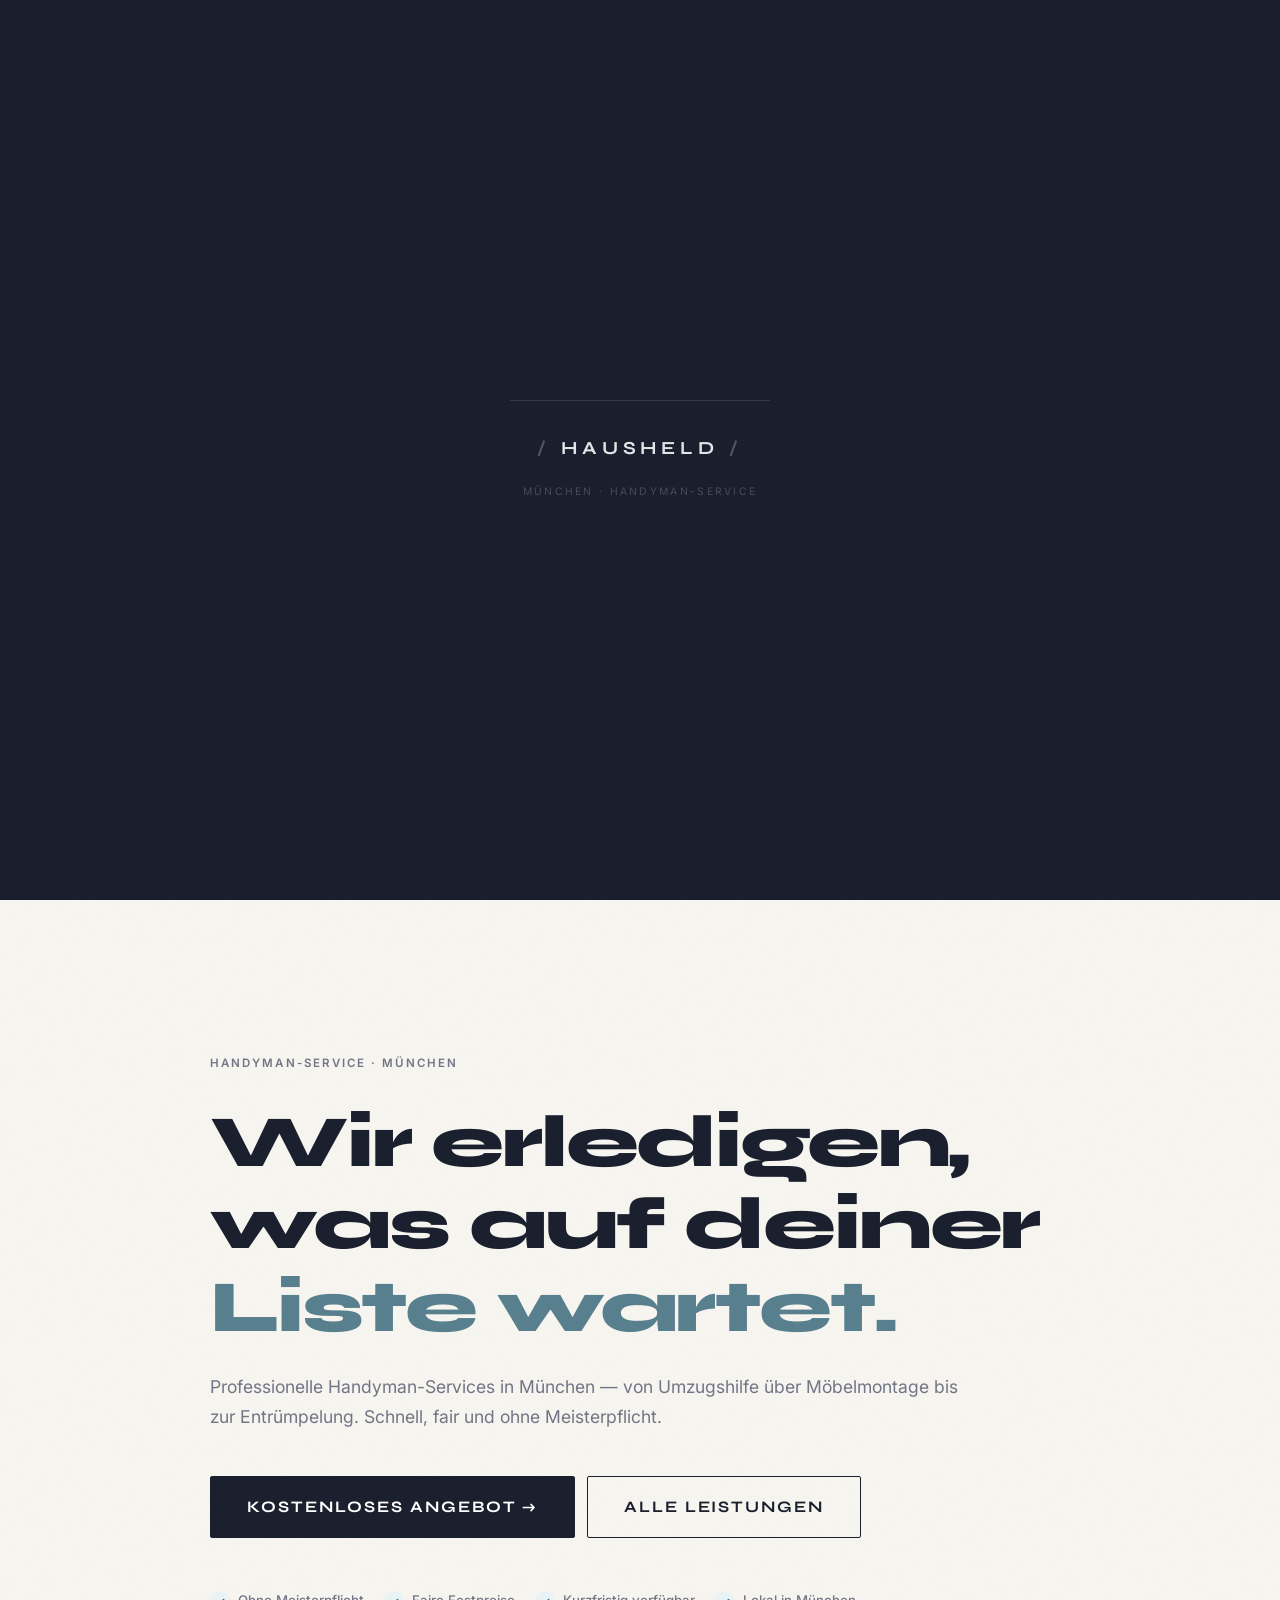
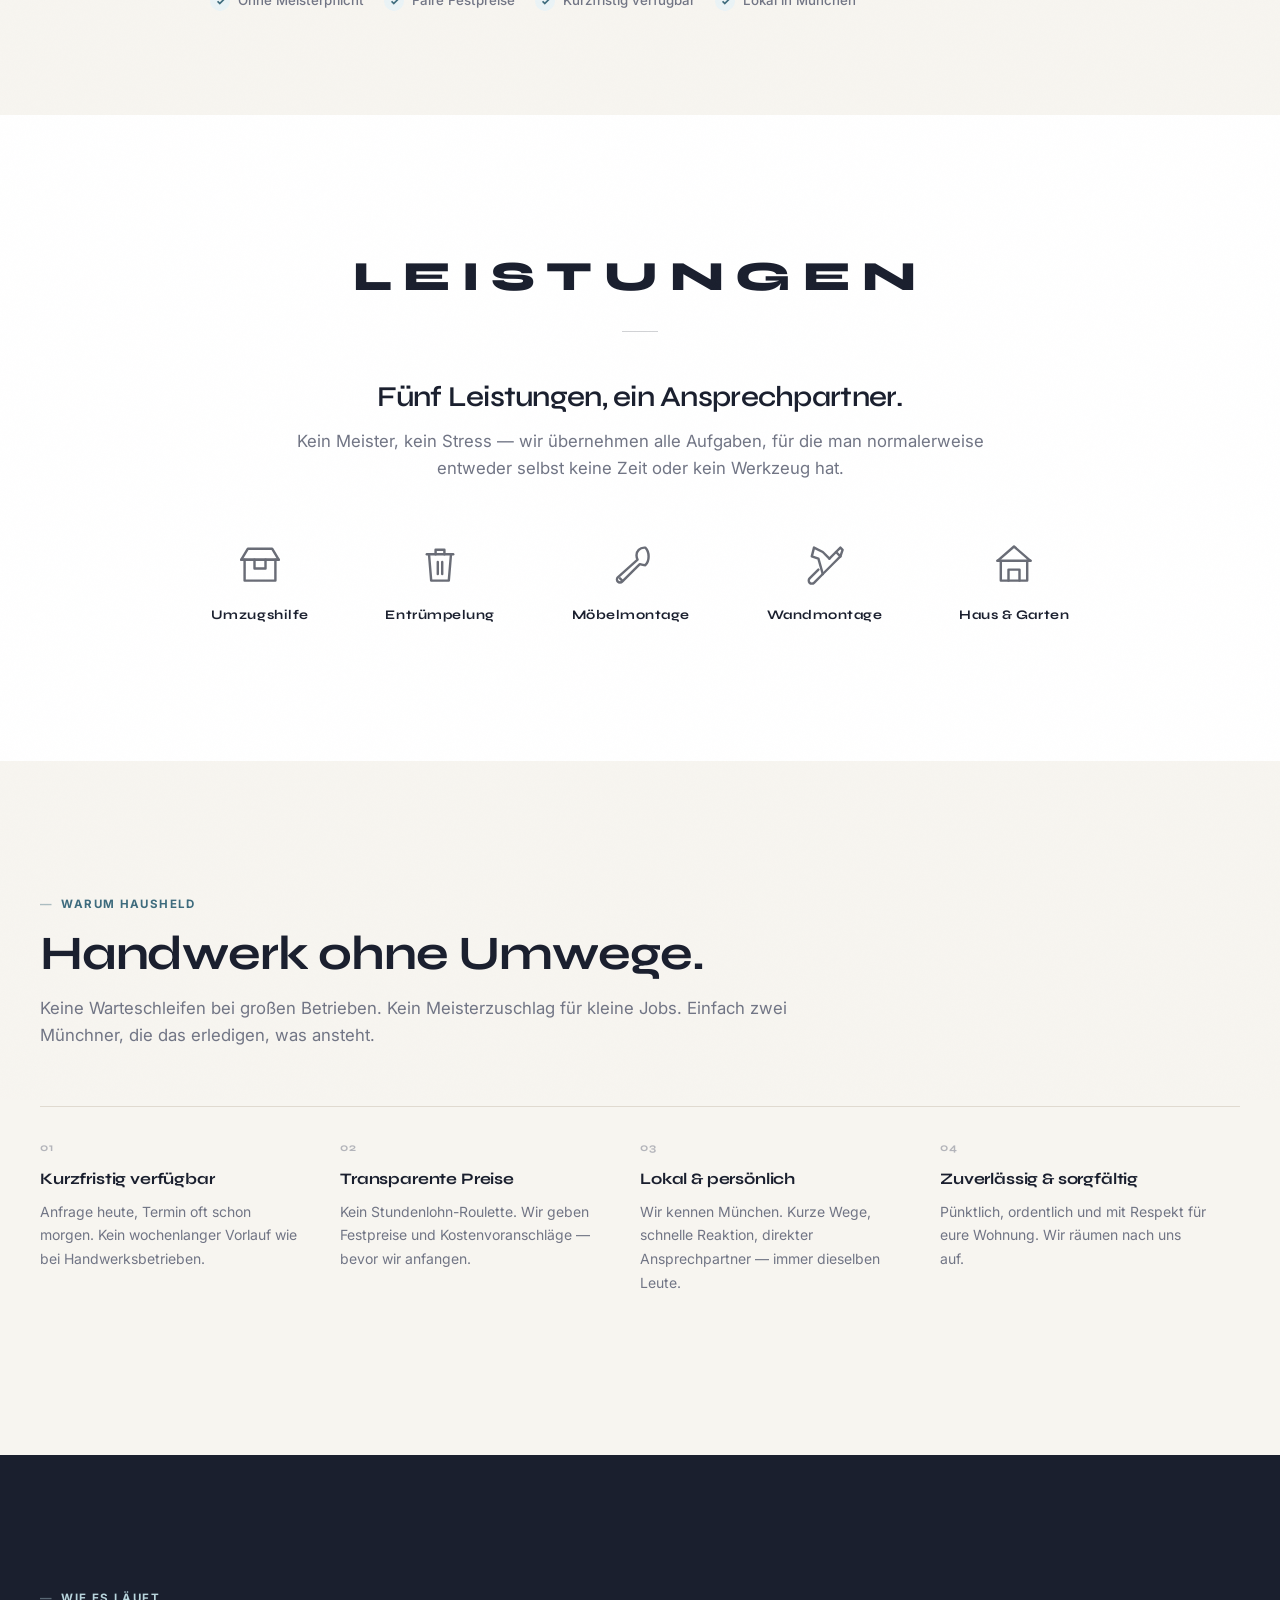
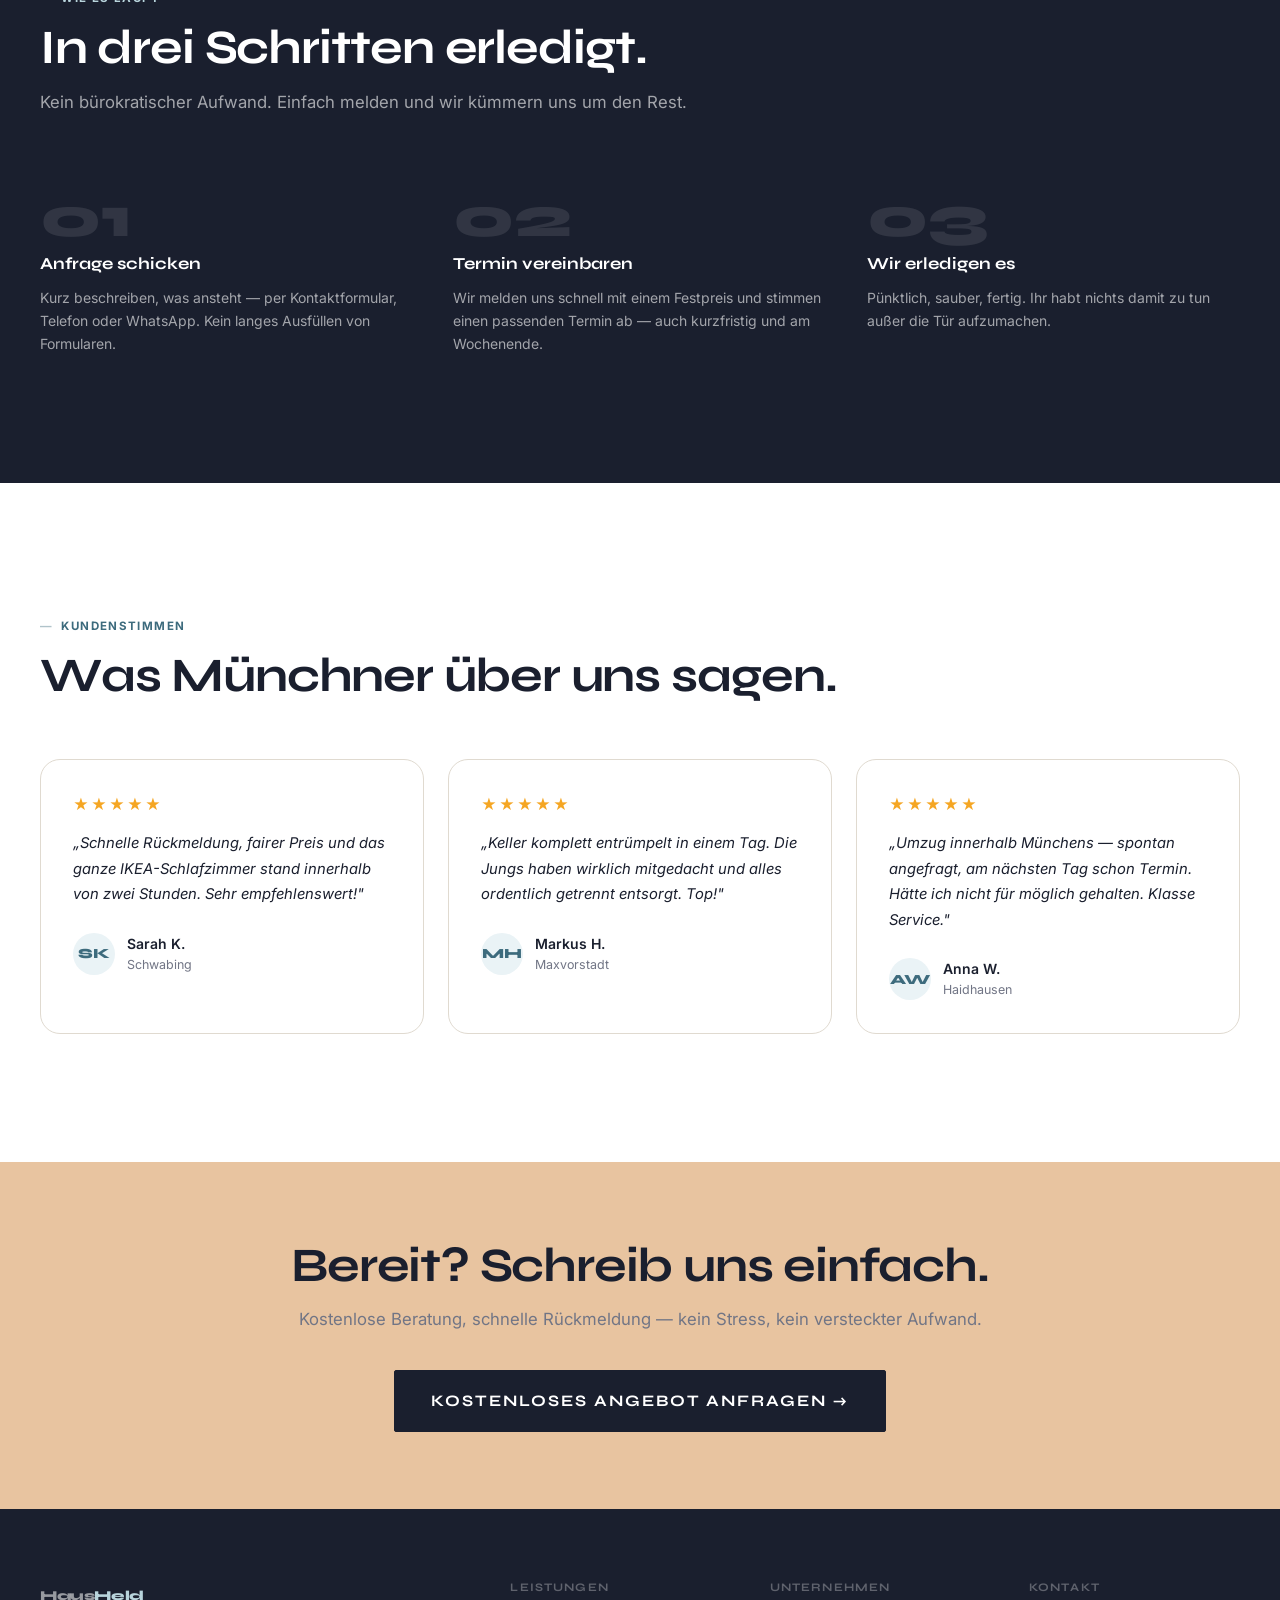
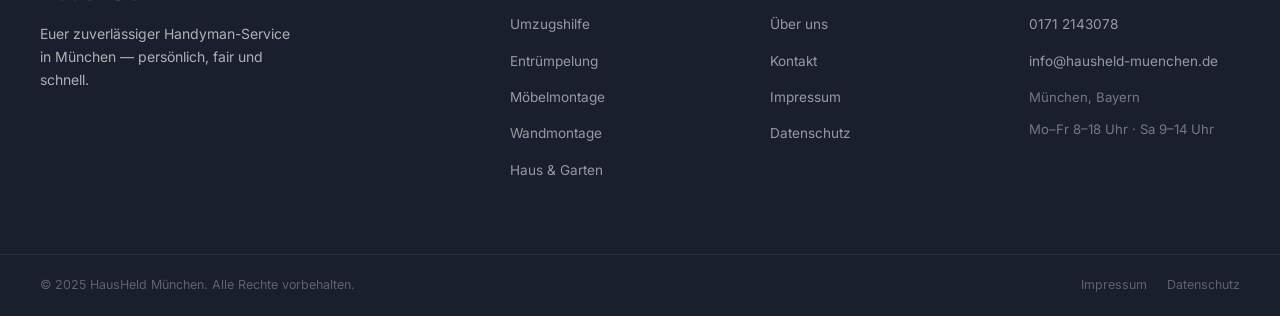
<file: index.html>
<!DOCTYPE html>
<html lang="de">
<head>
  <meta charset="UTF-8">
  <meta name="viewport" content="width=device-width, initial-scale=1.0">

  <title>Handyman München – Umzug, Montage & Entrümpelung | HausHeld</title>
  <meta name="description" content="HausHeld München: Zuverlässige Handyman-Services für Umzug, Möbelmontage, Entrümpelung, Wandmontage & Gartenpflege. Schnell, fair, ohne Meisterpflicht. Jetzt anfragen!">
  <meta name="keywords" content="Handyman München, Handwerker München, Umzugshelfer München, Möbelmontage München, Entrümpelung München, IKEA Montage München">
  <meta name="robots" content="index, follow">
  <meta name="author" content="HausHeld München">

  <!-- Open Graph -->
  <meta property="og:type"        content="website">
  <meta property="og:locale"      content="de_DE">
  <meta property="og:title"       content="Handyman München – HausHeld">
  <meta property="og:description" content="Professionelle Handyman-Services in München: Umzug, Möbelmontage, Entrümpelung, Wandmontage & Garten. Schnell & zuverlässig.">
  <meta property="og:url"         content="https://hausheld-muenchen.de/">

  <link rel="canonical" href="https://hausheld-muenchen.de/">

  <!-- Schema.org LocalBusiness -->
  <script type="application/ld+json">
  {
    "@context": "https://schema.org",
    "@type": "LocalBusiness",
    "name": "HausHeld München",
    "description": "Professionelle Handyman-Dienstleistungen in München: Umzugshilfe, Entrümpelung, Möbelmontage, Wandmontage und Haus- & Gartenpflege.",
    "url": "https://hausheld-muenchen.de",
    "telephone": "+491712143078",
    "email": "info@hausheld-muenchen.de",
    "address": {
      "@type": "PostalAddress",
      "addressLocality": "München",
      "addressRegion": "Bayern",
      "addressCountry": "DE"
    },
    "geo": {
      "@type": "GeoCoordinates",
      "latitude": 48.137154,
      "longitude": 11.576124
    },
    "areaServed": {
      "@type": "City",
      "name": "München"
    },
    "priceRange": "€€",
    "openingHoursSpecification": [
      { "@type": "OpeningHoursSpecification", "dayOfWeek": ["Monday","Tuesday","Wednesday","Thursday","Friday"], "opens": "08:00", "closes": "18:00" },
      { "@type": "OpeningHoursSpecification", "dayOfWeek": "Saturday", "opens": "09:00", "closes": "14:00" }
    ]
  }
  </script>

  <link rel="preconnect" href="https://fonts.googleapis.com">
  <link rel="preconnect" href="https://fonts.gstatic.com" crossorigin>
  <link href="https://fonts.googleapis.com/css2?family=Syne:wght@400;600;700;800&family=Inter:wght@300;400;500;600&display=swap" rel="stylesheet">
  <link rel="stylesheet" href="css/style.css">
  <link rel="icon" type="image/png" href="favicon.png">
</head>
<body>

<!-- ── Intro Splash ──────────────────────────────── -->
<div class="intro" id="intro" aria-hidden="true">
  <div class="intro__content">
    <div class="intro__line"></div>
    <div class="intro__logo">
      <span class="intro__slash">/</span>
      <span class="intro__word" id="introWord"></span>
      <span class="intro__slash">/</span>
    </div>
    <div class="intro__sub">München · Handyman-Service</div>
  </div>
</div>

<!-- ── Navigation ───────────────────────────────── -->
<header class="nav" id="nav">
  <div class="nav__bar">
    <a href="index.html" class="nav__logo">/ Haus<span>Held</span> /</a>
    <button class="nav__toggle" id="navToggle" aria-label="Menü öffnen" aria-expanded="false">
      <span></span><span></span>
    </button>
  </div>
</header>

<nav class="nav__overlay" id="navOverlay" aria-hidden="true">
  <ul class="nav__overlay-list">
    <li><a href="index.html">Home</a></li>
    <li><a href="leistungen/umzugshilfe.html">Umzugshilfe</a></li>
    <li><a href="leistungen/entruempelung.html">Entrümpelung</a></li>
    <li><a href="leistungen/moebelmontage.html">Möbelmontage</a></li>
    <li><a href="leistungen/wandmontage.html">Wandmontage</a></li>
    <li><a href="leistungen/haus-gartenpflege.html">Haus & Garten</a></li>
    <li><a href="ueber-uns.html">Über uns</a></li>
    <li><a href="kontakt.html">Kontakt</a></li>
  </ul>
  <div class="nav__overlay-contact">
    <a href="tel:+491712143078">0171 2143078</a>
    <a href="mailto:info@hausheld-muenchen.de">info@hausheld-muenchen.de</a>
  </div>
</nav>

<!-- ── Hero Stage: Illustration füllt den Viewport ── -->
<main>
<section class="hero-stage">

  <div class="hero-stage__visual" aria-hidden="true">
    <img src="assets/hero-flatlay.png" alt="" draggable="false">
  </div>

  <div class="hero-stage__hint" aria-hidden="true">
    <span>Entdecken</span>
    <div class="hero-stage__hint-line"></div>
  </div>

</section>

<!-- ── Hero Content: Text erscheint beim Scrollen ── -->
<section class="hero-content">
  <div class="container">

    <div class="hero__label">Handyman-Service · München</div>

    <h1 class="hero__headline">
      Wir erledigen,<br>
      was auf deiner<br>
      <em>Liste wartet.</em>
    </h1>

    <p class="hero__sub">
      Professionelle Handyman-Services in München — von Umzugshilfe über Möbelmontage
      bis zur Entrümpelung. Schnell, fair und ohne Meisterpflicht.
    </p>

    <div class="hero__actions">
      <a href="kontakt.html" class="btn btn--primary btn--lg">
        <span data-scramble="Kostenloses Angebot →">Kostenloses Angebot →</span>
      </a>
      <a href="#leistungen" class="btn btn--outline btn--lg">
        <span data-scramble="Alle Leistungen">Alle Leistungen</span>
      </a>
    </div>

    <div class="hero__trust">
      <span class="hero__trust-item">Ohne Meisterpflicht</span>
      <span class="hero__trust-item">Faire Festpreise</span>
      <span class="hero__trust-item">Kurzfristig verfügbar</span>
      <span class="hero__trust-item">Lokal in München</span>
    </div>

  </div>
</section>

<!-- ── Leistungen ────────────────────────────────── -->
<section class="section section--white" id="leistungen">
  <div class="container">

    <div class="section-header section-header--centered">
      <div class="display-title">Leistungen</div>
      <div class="display-rule"></div>
      <h2 style="font-size:clamp(1.3rem,2.5vw,1.8rem); font-weight:600;">Fünf Leistungen, ein Ansprechpartner.</h2>
      <p>Kein Meister, kein Stress — wir übernehmen alle Aufgaben, für die man normalerweise entweder selbst keine Zeit oder kein Werkzeug hat.</p>
    </div>

    <div class="services-row">

      <a href="leistungen/umzugshilfe.html" class="service-item">
        <div class="service-item__icon">
          <svg viewBox="0 0 40 40" fill="none" stroke="currentColor" stroke-width="2.2" stroke-linecap="round" stroke-linejoin="round">
            <path d="M6 17 L6 36 L34 36 L34 17"/>
            <path d="M3 17 L37 17"/>
            <path d="M9 7 L31 7 L37 17 L3 17 Z"/>
            <path d="M15 17 L15 25 L25 25 L25 17"/>
          </svg>
        </div>
        <span class="service-item__name">Umzugshilfe</span>
      </a>

      <a href="leistungen/entruempelung.html" class="service-item">
        <div class="service-item__icon">
          <svg viewBox="0 0 40 40" fill="none" stroke="currentColor" stroke-width="2.2" stroke-linecap="round" stroke-linejoin="round">
            <polyline points="8,12 12,12 32,12"/>
            <path d="M30 12 L28 36 L12 36 L10 12"/>
            <path d="M16 12 L16 8 L24 8 L24 12"/>
            <line x1="18" y1="19" x2="18" y2="30"/>
            <line x1="22" y1="19" x2="22" y2="30"/>
          </svg>
        </div>
        <span class="service-item__name">Entrümpelung</span>
      </a>

      <a href="leistungen/moebelmontage.html" class="service-item">
        <div class="service-item__icon">
          <svg viewBox="0 0 40 40" fill="none" stroke="currentColor" stroke-width="2.2" stroke-linecap="round" stroke-linejoin="round">
            <path d="M32 6 C28 6 25 9 25 13 C25 15 26 17 26 17 L8 33 C7 34 7 36 8 37 C9 38 11 38 12 37 L28 21 C28 21 31 22 33 22 C37 18 37 10 33 6 Z"/>
            <line x1="10" y1="34" x2="12" y2="36"/>
          </svg>
        </div>
        <span class="service-item__name">Möbelmontage</span>
      </a>

      <a href="leistungen/wandmontage.html" class="service-item">
        <div class="service-item__icon">
          <svg viewBox="0 0 40 40" fill="none" stroke="currentColor" stroke-width="2.2" stroke-linecap="round" stroke-linejoin="round">
            <path d="M14 26 L6 34 C5 35 5 37 6 38 C7 39 9 39 10 38 L18 30"/>
            <path d="M18 30 L28 20 L34 14 L30 10 L24 16"/>
            <path d="M24 16 L18 10 L10 6 L8 14 L14 16 L18 30"/>
            <path d="M30 10 L34 6 L36 8 L34 14"/>
          </svg>
        </div>
        <span class="service-item__name">Wandmontage</span>
      </a>

      <a href="leistungen/haus-gartenpflege.html" class="service-item">
        <div class="service-item__icon">
          <svg viewBox="0 0 40 40" fill="none" stroke="currentColor" stroke-width="2.2" stroke-linecap="round" stroke-linejoin="round">
            <path d="M5 18 L20 5 L35 18"/>
            <path d="M8 18 L8 36 L32 36 L32 18"/>
            <path d="M15 36 L15 26 L25 26 L25 36"/>
            <line x1="5" y1="18" x2="35" y2="18"/>
          </svg>
        </div>
        <span class="service-item__name">Haus &amp; Garten</span>
      </a>

    </div>

  </div>
</section>

<!-- ── Warum wir ──────────────────────────────────── -->
<section class="section" id="warum-wir">
  <div class="container">

    <div class="section-header">
      <span class="label">Warum HausHeld</span>
      <h2>Handwerk ohne Umwege.</h2>
      <p>Keine Warteschleifen bei großen Betrieben. Kein Meisterzuschlag für kleine Jobs. Einfach zwei Münchner, die das erledigen, was ansteht.</p>
    </div>

    <div class="features-grid">

      <div class="feature">
        <span class="feature__num">01</span>
        <h4 class="feature__title">Kurzfristig verfügbar</h4>
        <p class="feature__text">Anfrage heute, Termin oft schon morgen. Kein wochenlanger Vorlauf wie bei Handwerksbetrieben.</p>
      </div>

      <div class="feature">
        <span class="feature__num">02</span>
        <h4 class="feature__title">Transparente Preise</h4>
        <p class="feature__text">Kein Stundenlohn-Roulette. Wir geben Festpreise und Kostenvoranschläge — bevor wir anfangen.</p>
      </div>

      <div class="feature">
        <span class="feature__num">03</span>
        <h4 class="feature__title">Lokal & persönlich</h4>
        <p class="feature__text">Wir kennen München. Kurze Wege, schnelle Reaktion, direkter Ansprechpartner — immer dieselben Leute.</p>
      </div>

      <div class="feature">
        <span class="feature__num">04</span>
        <h4 class="feature__title">Zuverlässig & sorgfältig</h4>
        <p class="feature__text">Pünktlich, ordentlich und mit Respekt für eure Wohnung. Wir räumen nach uns auf.</p>
      </div>

    </div>

  </div>
</section>

<!-- ── Ablauf ─────────────────────────────────────── -->
<section class="section section--dark">
  <div class="container">

    <div class="section-header">
      <span class="label" style="color: var(--primary-light);">Wie es läuft</span>
      <h2>In drei Schritten erledigt.</h2>
      <p style="color: rgba(255,255,255,.6);">Kein bürokratischer Aufwand. Einfach melden und wir kümmern uns um den Rest.</p>
    </div>

    <div class="steps-grid">
      <div class="step">
        <div class="step__num">01</div>
        <div class="step__title">Anfrage schicken</div>
        <p class="step__text">Kurz beschreiben, was ansteht — per Kontaktformular, Telefon oder WhatsApp. Kein langes Ausfüllen von Formularen.</p>
      </div>
      <div class="step">
        <div class="step__num">02</div>
        <div class="step__title">Termin vereinbaren</div>
        <p class="step__text">Wir melden uns schnell mit einem Festpreis und stimmen einen passenden Termin ab — auch kurzfristig und am Wochenende.</p>
      </div>
      <div class="step">
        <div class="step__num">03</div>
        <div class="step__title">Wir erledigen es</div>
        <p class="step__text">Pünktlich, sauber, fertig. Ihr habt nichts damit zu tun außer die Tür aufzumachen.</p>
      </div>
    </div>

  </div>
</section>

<!-- ── Testimonials ───────────────────────────────── -->
<section class="section section--white">
  <div class="container">

    <div class="section-header">
      <span class="label">Kundenstimmen</span>
      <h2>Was Münchner über uns sagen.</h2>
    </div>

    <div class="testimonials-grid">

      <div class="testimonial">
        <div class="testimonial__stars">★★★★★</div>
        <p class="testimonial__text">„Schnelle Rückmeldung, fairer Preis und das ganze IKEA-Schlafzimmer stand innerhalb von zwei Stunden. Sehr empfehlenswert!"</p>
        <div class="testimonial__author">
          <div class="testimonial__avatar">SK</div>
          <div>
            <div class="testimonial__name">Sarah K.</div>
            <div class="testimonial__where">Schwabing</div>
          </div>
        </div>
      </div>

      <div class="testimonial">
        <div class="testimonial__stars">★★★★★</div>
        <p class="testimonial__text">„Keller komplett entrümpelt in einem Tag. Die Jungs haben wirklich mitgedacht und alles ordentlich getrennt entsorgt. Top!"</p>
        <div class="testimonial__author">
          <div class="testimonial__avatar">MH</div>
          <div>
            <div class="testimonial__name">Markus H.</div>
            <div class="testimonial__where">Maxvorstadt</div>
          </div>
        </div>
      </div>

      <div class="testimonial">
        <div class="testimonial__stars">★★★★★</div>
        <p class="testimonial__text">„Umzug innerhalb Münchens — spontan angefragt, am nächsten Tag schon Termin. Hätte ich nicht für möglich gehalten. Klasse Service."</p>
        <div class="testimonial__author">
          <div class="testimonial__avatar">AW</div>
          <div>
            <div class="testimonial__name">Anna W.</div>
            <div class="testimonial__where">Haidhausen</div>
          </div>
        </div>
      </div>

    </div>

  </div>
</section>

<!-- ── CTA Banner ─────────────────────────────────── -->
<section class="section--sm cta-banner">
  <div class="container">
    <div class="cta-banner__inner">
      <h2>Bereit? Schreib uns einfach.</h2>
      <p>Kostenlose Beratung, schnelle Rückmeldung — kein Stress, kein versteckter Aufwand.</p>
      <a href="kontakt.html" class="btn btn--primary btn--lg">Kostenloses Angebot anfragen →</a>
    </div>
  </div>
</section>

</main>

<!-- ── Footer ────────────────────────────────────── -->
<footer class="footer">
  <div class="container footer__inner">

    <div class="footer__col">
      <a href="index.html" class="footer__logo">Haus<span>Held</span></a>
      <p class="footer__tagline">Euer zuverlässiger Handyman-Service in München — persönlich, fair und schnell.</p>
    </div>

    <div class="footer__col">
      <h4>Leistungen</h4>
      <ul>
        <li><a href="leistungen/umzugshilfe.html">Umzugshilfe</a></li>
        <li><a href="leistungen/entruempelung.html">Entrümpelung</a></li>
        <li><a href="leistungen/moebelmontage.html">Möbelmontage</a></li>
        <li><a href="leistungen/wandmontage.html">Wandmontage</a></li>
        <li><a href="leistungen/haus-gartenpflege.html">Haus & Garten</a></li>
      </ul>
    </div>

    <div class="footer__col">
      <h4>Unternehmen</h4>
      <ul>
        <li><a href="ueber-uns.html">Über uns</a></li>
        <li><a href="kontakt.html">Kontakt</a></li>
        <li><a href="impressum.html">Impressum</a></li>
        <li><a href="datenschutz.html">Datenschutz</a></li>
      </ul>
    </div>

    <div class="footer__col">
      <h4>Kontakt</h4>
      <ul>
        <li><a href="tel:+491712143078">0171 2143078</a></li>
        <li><a href="mailto:info@hausheld-muenchen.de">info@hausheld-muenchen.de</a></li>
        <li style="color: rgba(255,255,255,.4); font-size:.82rem; margin-top:4px;">München, Bayern</li>
        <li style="color: rgba(255,255,255,.4); font-size:.82rem;">Mo–Fr 8–18 Uhr · Sa 9–14 Uhr</li>
      </ul>
    </div>

  </div>
  <div class="footer__bottom">
    <div class="container">
      <p>© 2025 HausHeld München. Alle Rechte vorbehalten.</p>
      <nav>
        <a href="impressum.html">Impressum</a>
        <a href="datenschutz.html">Datenschutz</a>
      </nav>
    </div>
  </div>
</footer>

<script src="js/main.js"></script>
</body>
</html>
</file>
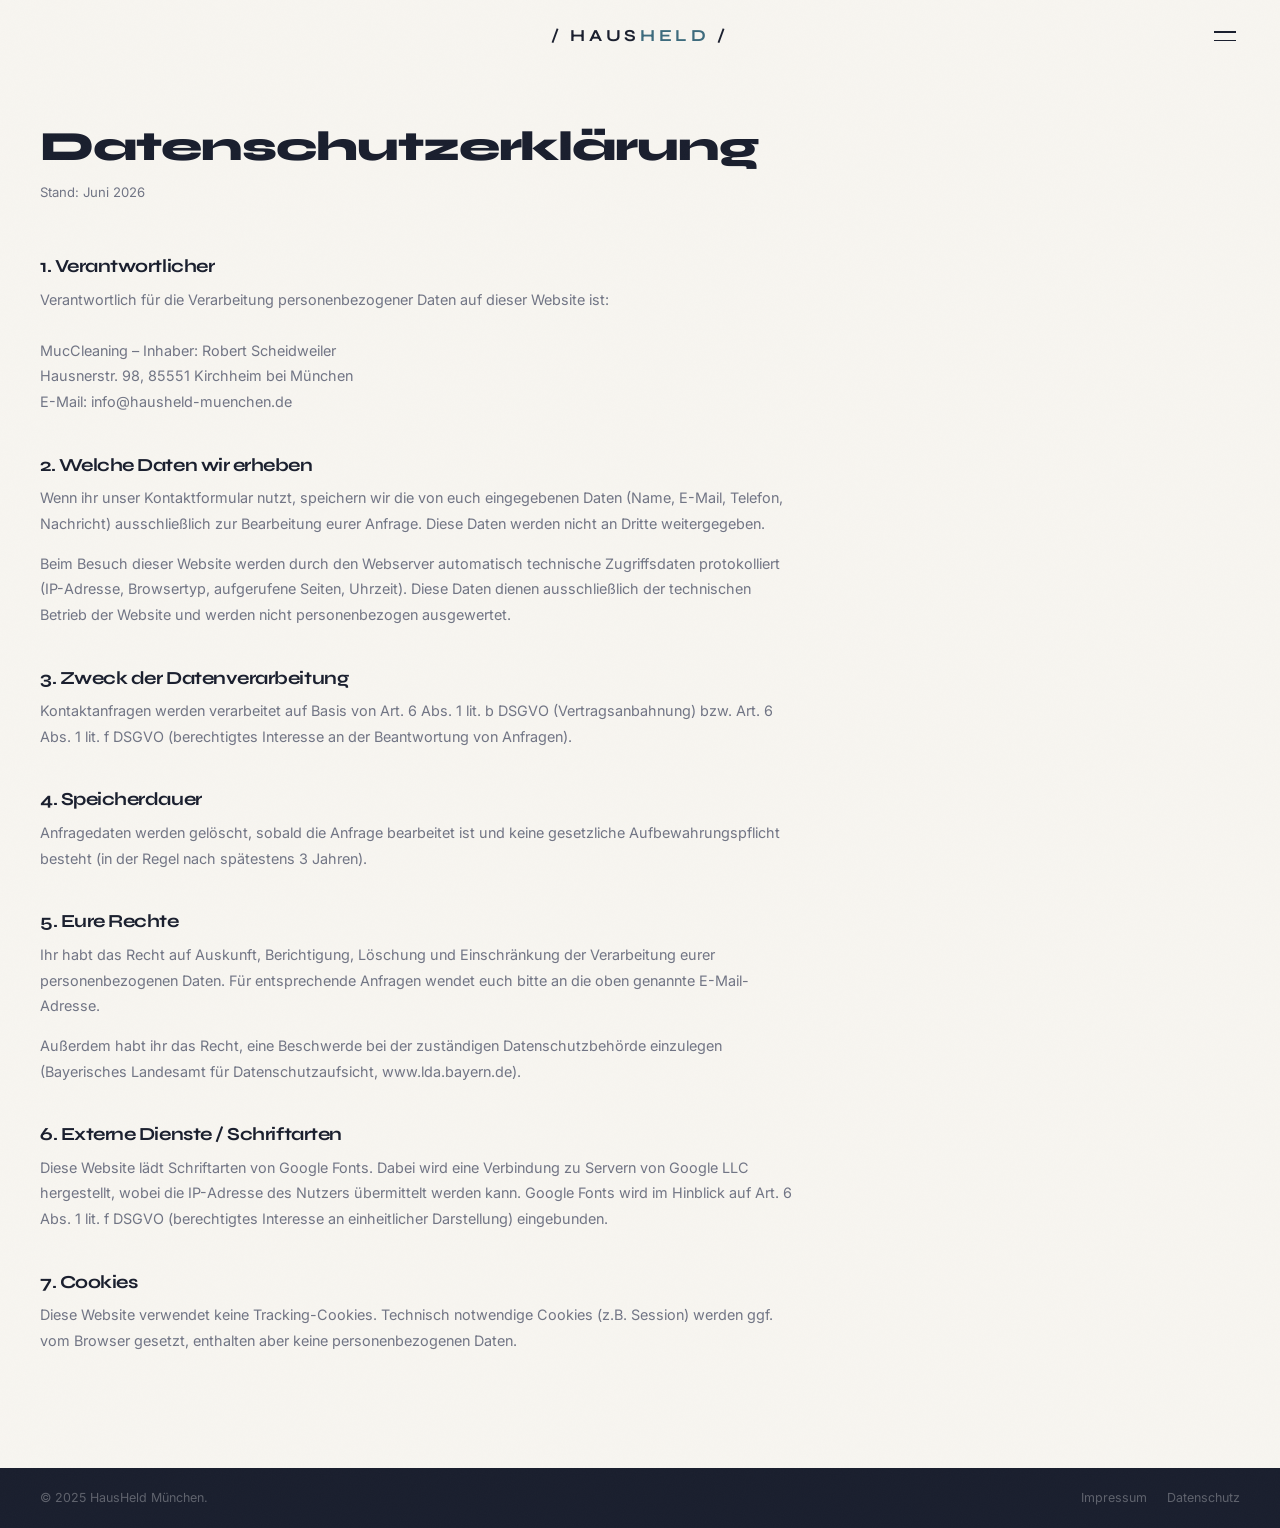
<file: datenschutz.html>
<!DOCTYPE html>
<html lang="de">
<head>
  <meta charset="UTF-8">
  <meta name="viewport" content="width=device-width, initial-scale=1.0">
  <title>Datenschutzerklärung – HausHeld München</title>
  <meta name="robots" content="noindex, follow">
  <link rel="canonical" href="https://hausheld-muenchen.de/datenschutz.html">
  <link rel="preconnect" href="https://fonts.googleapis.com">
  <link rel="preconnect" href="https://fonts.gstatic.com" crossorigin>
  <link href="https://fonts.googleapis.com/css2?family=Syne:wght@400;600;700;800&family=Inter:wght@300;400;500;600&display=swap" rel="stylesheet">
  <link rel="stylesheet" href="css/style.css">
  <link rel="icon" type="image/png" href="favicon.png">
</head>
<body>

<header class="nav" id="nav">
  <div class="nav__bar">
    <a href="index.html" class="nav__logo">/ Haus<span>Held</span> /</a>
    <button class="nav__toggle" id="navToggle" aria-label="Menü öffnen" aria-expanded="false">
      <span></span><span></span>
    </button>
  </div>
</header>

<nav class="nav__overlay" id="navOverlay" aria-hidden="true">
  <ul class="nav__overlay-list">
    <li><a href="index.html">Home</a></li>
    <li><a href="leistungen/umzugshilfe.html">Umzugshilfe</a></li>
    <li><a href="leistungen/entruempelung.html">Entrümpelung</a></li>
    <li><a href="leistungen/moebelmontage.html">Möbelmontage</a></li>
    <li><a href="ueber-uns.html">Über uns</a></li>
    <li><a href="kontakt.html">Kontakt</a></li>
  </ul>
  <div class="nav__overlay-contact">
    <a href="tel:+491712143078">0171 2143078</a>
    <a href="mailto:info@hausheld-muenchen.de">info@hausheld-muenchen.de</a>
  </div>
</nav>

<main>
  <div class="container">
    <div class="legal-content" style="padding-top: calc(var(--nav-h) + 52px);">

      <h1>Datenschutzerklärung</h1>
      <p class="updated">Stand: Juni 2026</p>

      <h2>1. Verantwortlicher</h2>
      <p>
        Verantwortlich für die Verarbeitung personenbezogener Daten auf dieser Website ist:<br><br>
        MucCleaning – Inhaber: Robert Scheidweiler<br>
        Hausnerstr. 98, 85551 Kirchheim bei München<br>
        E-Mail: info@hausheld-muenchen.de
      </p>

      <h2>2. Welche Daten wir erheben</h2>
      <p>
        Wenn ihr unser Kontaktformular nutzt, speichern wir die von euch eingegebenen Daten (Name, E-Mail, Telefon, Nachricht) ausschließlich zur Bearbeitung eurer Anfrage. Diese Daten werden nicht an Dritte weitergegeben.
      </p>
      <p>
        Beim Besuch dieser Website werden durch den Webserver automatisch technische Zugriffsdaten protokolliert (IP-Adresse, Browsertyp, aufgerufene Seiten, Uhrzeit). Diese Daten dienen ausschließlich der technischen Betrieb der Website und werden nicht personenbezogen ausgewertet.
      </p>

      <h2>3. Zweck der Datenverarbeitung</h2>
      <p>
        Kontaktanfragen werden verarbeitet auf Basis von Art. 6 Abs. 1 lit. b DSGVO (Vertragsanbahnung) bzw. Art. 6 Abs. 1 lit. f DSGVO (berechtigtes Interesse an der Beantwortung von Anfragen).
      </p>

      <h2>4. Speicherdauer</h2>
      <p>
        Anfragedaten werden gelöscht, sobald die Anfrage bearbeitet ist und keine gesetzliche Aufbewahrungspflicht besteht (in der Regel nach spätestens 3 Jahren).
      </p>

      <h2>5. Eure Rechte</h2>
      <p>
        Ihr habt das Recht auf Auskunft, Berichtigung, Löschung und Einschränkung der Verarbeitung eurer personenbezogenen Daten. Für entsprechende Anfragen wendet euch bitte an die oben genannte E-Mail-Adresse.
      </p>
      <p>
        Außerdem habt ihr das Recht, eine Beschwerde bei der zuständigen Datenschutzbehörde einzulegen (Bayerisches Landesamt für Datenschutzaufsicht, www.lda.bayern.de).
      </p>

      <h2>6. Externe Dienste / Schriftarten</h2>
      <p>
        Diese Website lädt Schriftarten von Google Fonts. Dabei wird eine Verbindung zu Servern von Google LLC hergestellt, wobei die IP-Adresse des Nutzers übermittelt werden kann. Google Fonts wird im Hinblick auf Art. 6 Abs. 1 lit. f DSGVO (berechtigtes Interesse an einheitlicher Darstellung) eingebunden.
      </p>

      <h2>7. Cookies</h2>
      <p>
        Diese Website verwendet keine Tracking-Cookies. Technisch notwendige Cookies (z.B. Session) werden ggf. vom Browser gesetzt, enthalten aber keine personenbezogenen Daten.
      </p>


    </div>
  </div>
</main>

<footer class="footer">
  <div class="footer__bottom" style="border-top: none;">
    <div class="container">
      <p>© 2025 HausHeld München.</p>
      <nav><a href="impressum.html">Impressum</a><a href="datenschutz.html">Datenschutz</a></nav>
    </div>
  </div>
</footer>

<script src="js/main.js"></script>
</body>
</html>
</file>
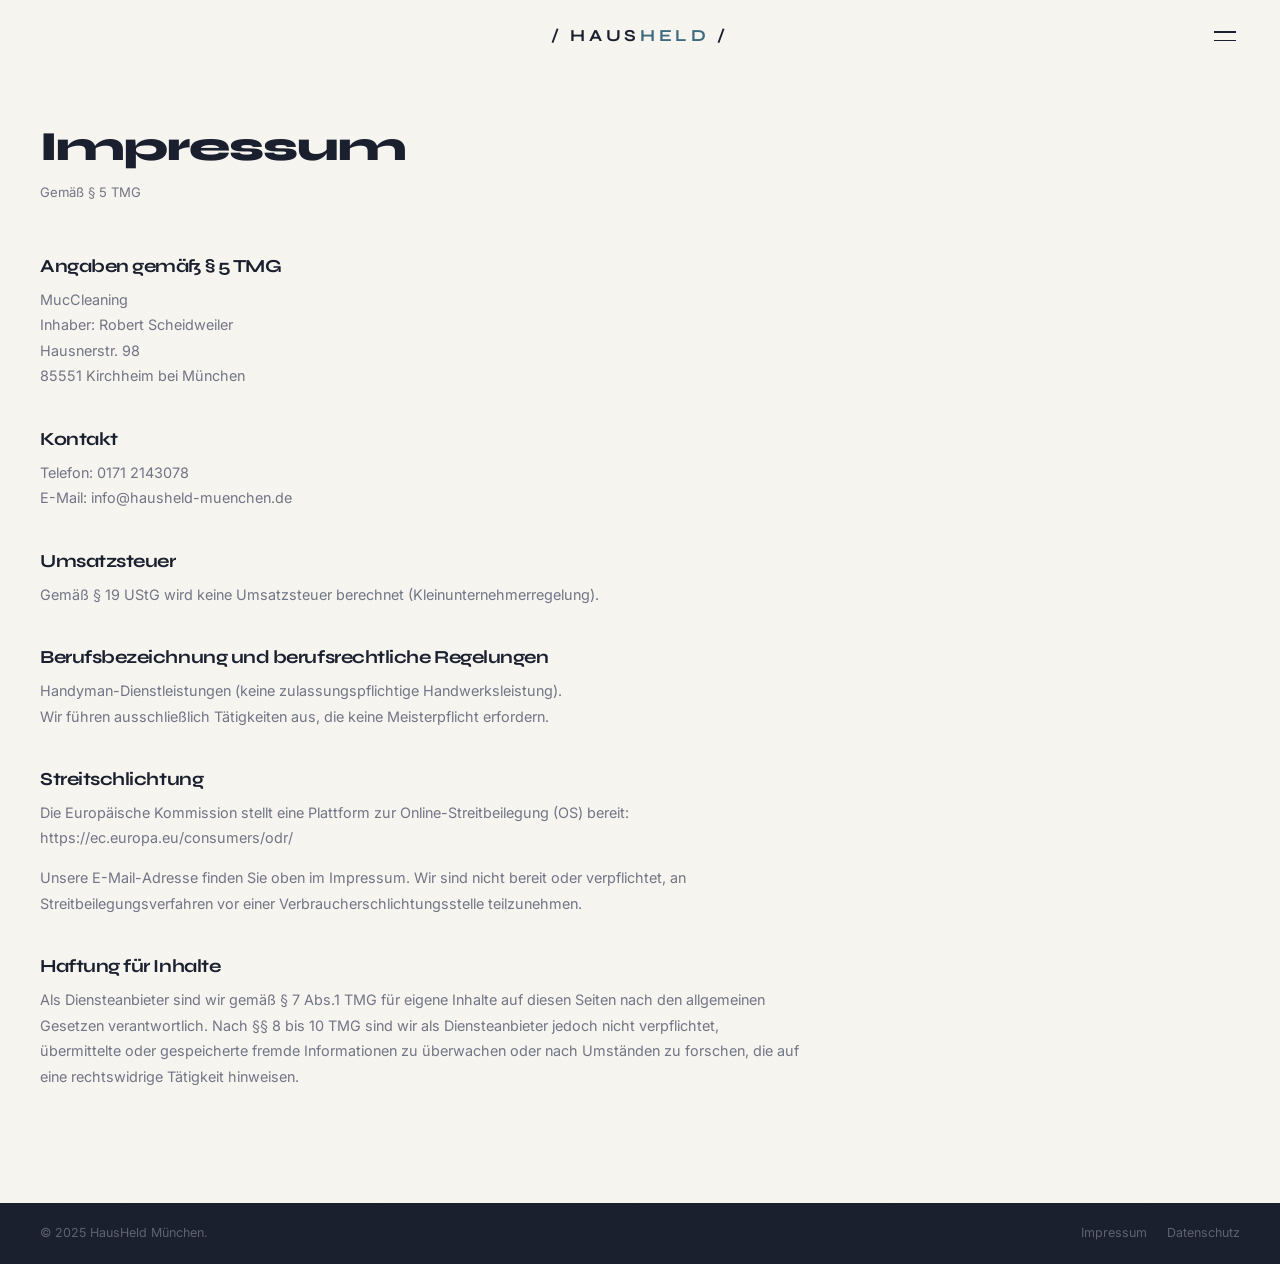
<file: impressum.html>
<!DOCTYPE html>
<html lang="de">
<head>
  <meta charset="UTF-8">
  <meta name="viewport" content="width=device-width, initial-scale=1.0">
  <title>Impressum – HausHeld München</title>
  <meta name="robots" content="noindex, follow">
  <link rel="canonical" href="https://hausheld-muenchen.de/impressum.html">
  <link rel="preconnect" href="https://fonts.googleapis.com">
  <link rel="preconnect" href="https://fonts.gstatic.com" crossorigin>
  <link href="https://fonts.googleapis.com/css2?family=Syne:wght@400;600;700;800&family=Inter:wght@300;400;500;600&display=swap" rel="stylesheet">
  <link rel="stylesheet" href="css/style.css">
  <link rel="icon" type="image/png" href="favicon.png">
</head>
<body>

<header class="nav" id="nav">
  <div class="nav__bar">
    <a href="index.html" class="nav__logo">/ Haus<span>Held</span> /</a>
    <button class="nav__toggle" id="navToggle" aria-label="Menü öffnen" aria-expanded="false">
      <span></span><span></span>
    </button>
  </div>
</header>

<nav class="nav__overlay" id="navOverlay" aria-hidden="true">
  <ul class="nav__overlay-list">
    <li><a href="index.html">Home</a></li>
    <li><a href="leistungen/umzugshilfe.html">Umzugshilfe</a></li>
    <li><a href="leistungen/entruempelung.html">Entrümpelung</a></li>
    <li><a href="leistungen/moebelmontage.html">Möbelmontage</a></li>
    <li><a href="ueber-uns.html">Über uns</a></li>
    <li><a href="kontakt.html">Kontakt</a></li>
  </ul>
  <div class="nav__overlay-contact">
    <a href="tel:+491712143078">0171 2143078</a>
    <a href="mailto:info@hausheld-muenchen.de">info@hausheld-muenchen.de</a>
  </div>
</nav>

<main>
  <div class="container">
    <div class="legal-content" style="padding-top: calc(var(--nav-h) + 52px);">

      <h1>Impressum</h1>
      <p class="updated">Gemäß § 5 TMG</p>

      <h2>Angaben gemäß § 5 TMG</h2>
      <p>
        MucCleaning<br>
        Inhaber: Robert Scheidweiler<br>
        Hausnerstr. 98<br>
        85551 Kirchheim bei München
      </p>

      <h2>Kontakt</h2>
      <p>
        Telefon: 0171 2143078<br>
        E-Mail: info@hausheld-muenchen.de
      </p>

      <h2>Umsatzsteuer</h2>
      <p>
        Gemäß § 19 UStG wird keine Umsatzsteuer berechnet (Kleinunternehmerregelung).
      </p>

      <h2>Berufsbezeichnung und berufsrechtliche Regelungen</h2>
      <p>
        Handyman-Dienstleistungen (keine zulassungspflichtige Handwerksleistung).<br>
        Wir führen ausschließlich Tätigkeiten aus, die keine Meisterpflicht erfordern.
      </p>

      <h2>Streitschlichtung</h2>
      <p>
        Die Europäische Kommission stellt eine Plattform zur Online-Streitbeilegung (OS) bereit:
        https://ec.europa.eu/consumers/odr/
      </p>
      <p>
        Unsere E-Mail-Adresse finden Sie oben im Impressum. Wir sind nicht bereit oder verpflichtet,
        an Streitbeilegungsverfahren vor einer Verbraucherschlichtungsstelle teilzunehmen.
      </p>

      <h2>Haftung für Inhalte</h2>
      <p>
        Als Diensteanbieter sind wir gemäß § 7 Abs.1 TMG für eigene Inhalte auf diesen Seiten nach den
        allgemeinen Gesetzen verantwortlich. Nach §§ 8 bis 10 TMG sind wir als Diensteanbieter jedoch nicht
        verpflichtet, übermittelte oder gespeicherte fremde Informationen zu überwachen oder nach Umständen zu
        forschen, die auf eine rechtswidrige Tätigkeit hinweisen.
      </p>


    </div>
  </div>
</main>

<footer class="footer">
  <div class="footer__bottom" style="border-top: none;">
    <div class="container">
      <p>© 2025 HausHeld München.</p>
      <nav><a href="impressum.html">Impressum</a><a href="datenschutz.html">Datenschutz</a></nav>
    </div>
  </div>
</footer>

<script src="js/main.js"></script>
</body>
</html>
</file>
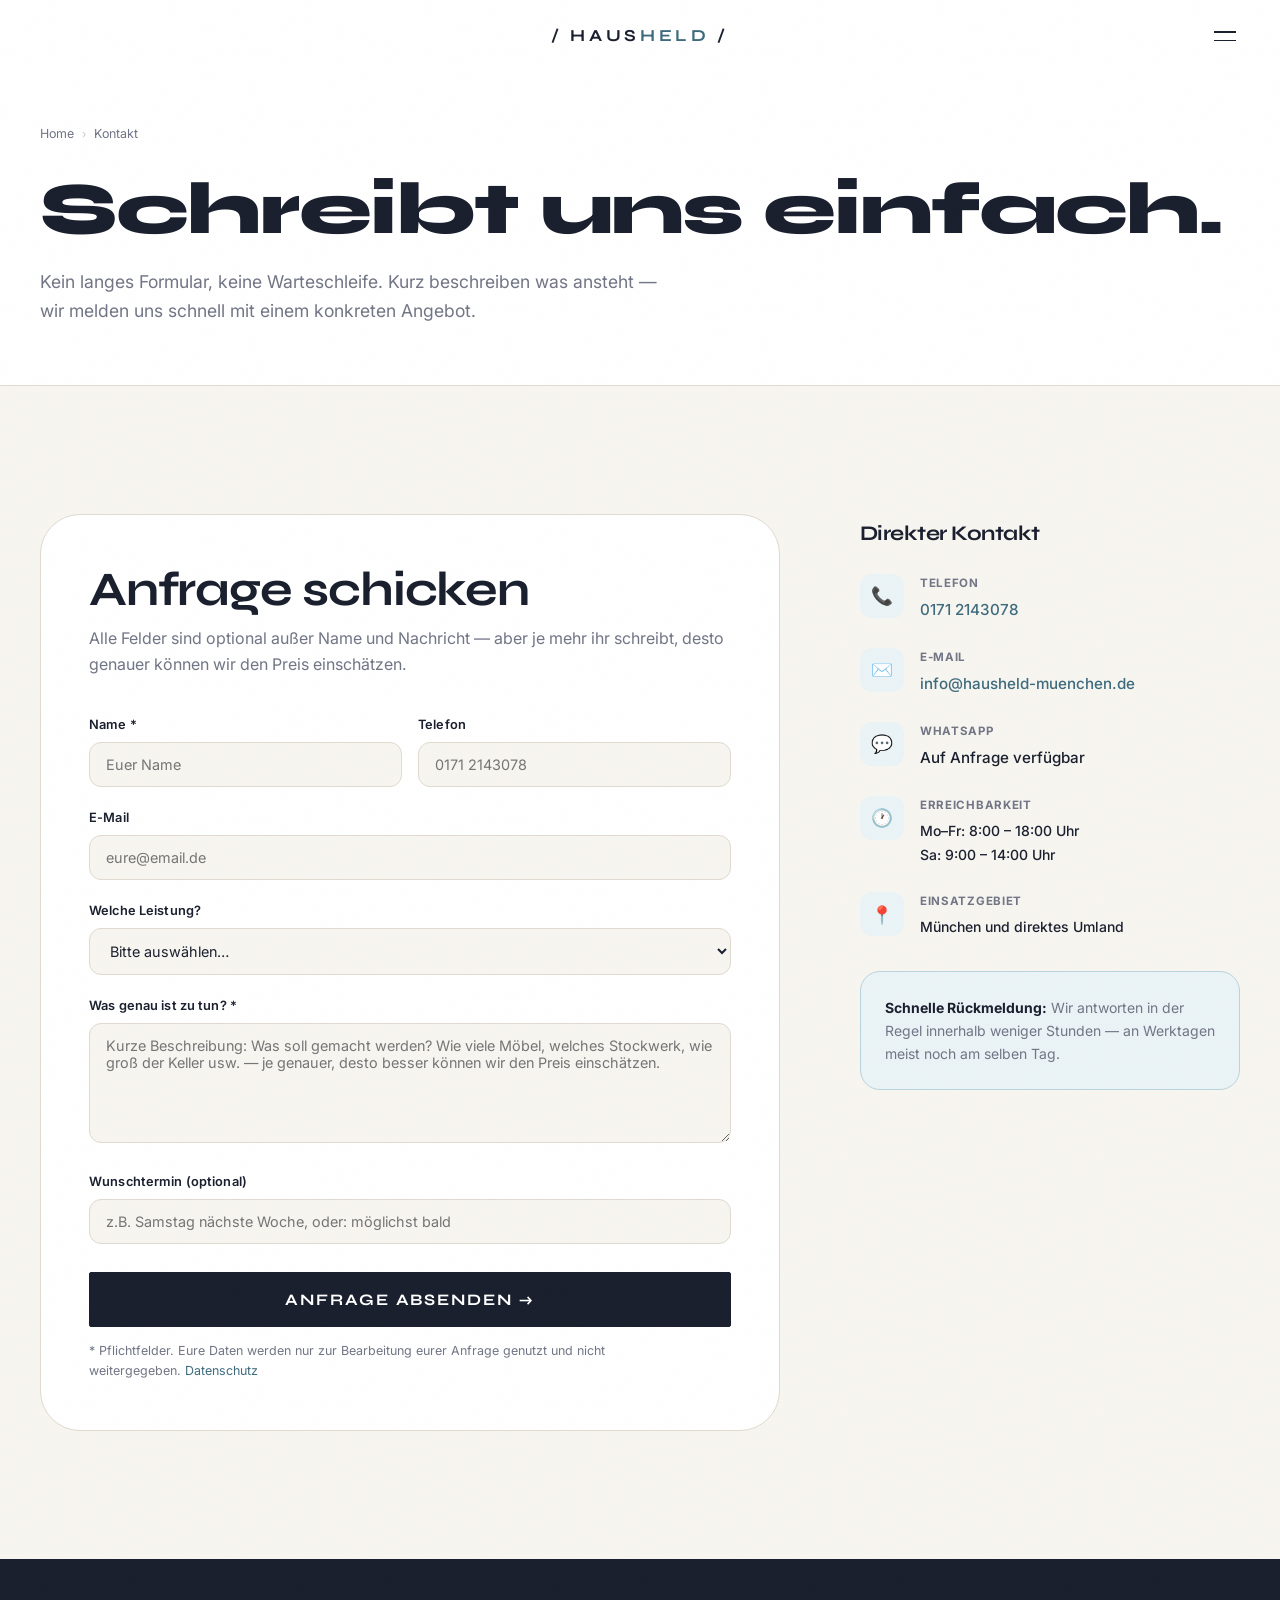
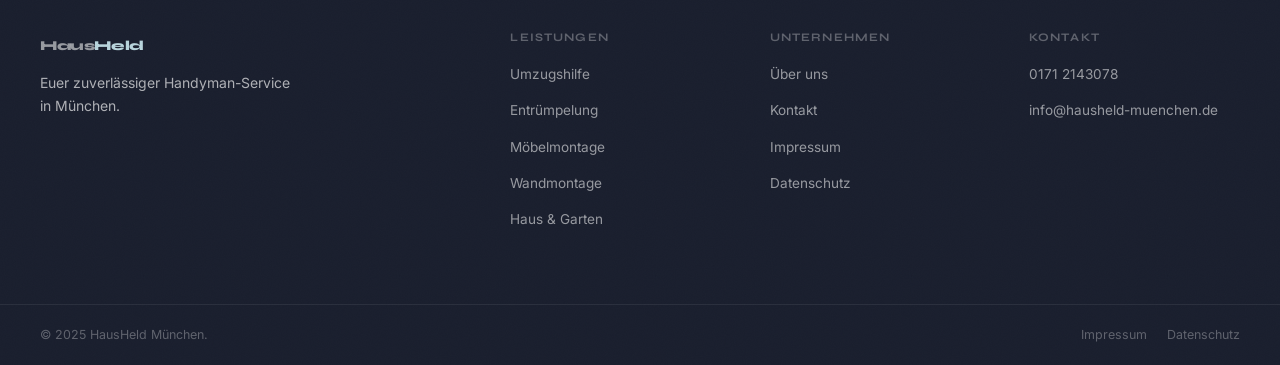
<file: kontakt.html>
<!DOCTYPE html>
<html lang="de">
<head>
  <meta charset="UTF-8">
  <meta name="viewport" content="width=device-width, initial-scale=1.0">

  <title>Kontakt & Anfrage – HausHeld München</title>
  <meta name="description" content="Kontakt aufnehmen mit HausHeld München. Kostenloses Angebot für Umzug, Möbelmontage, Entrümpelung & mehr. Schnelle Rückmeldung garantiert.">
  <meta name="robots" content="index, follow">

  <meta property="og:type"   content="website">
  <meta property="og:locale" content="de_DE">
  <meta property="og:title"  content="Kontakt – HausHeld München">

  <link rel="canonical" href="https://hausheld-muenchen.de/kontakt.html">

  <link rel="preconnect" href="https://fonts.googleapis.com">
  <link rel="preconnect" href="https://fonts.gstatic.com" crossorigin>
  <link href="https://fonts.googleapis.com/css2?family=Syne:wght@400;600;700;800&family=Inter:wght@300;400;500;600&display=swap" rel="stylesheet">
  <link rel="stylesheet" href="css/style.css">
  <link rel="icon" type="image/png" href="favicon.png">
</head>
<body>

<header class="nav" id="nav">
  <div class="nav__bar">
    <a href="index.html" class="nav__logo">/ Haus<span>Held</span> /</a>
    <button class="nav__toggle" id="navToggle" aria-label="Menü öffnen" aria-expanded="false">
      <span></span><span></span>
    </button>
  </div>
</header>

<nav class="nav__overlay" id="navOverlay" aria-hidden="true">
  <ul class="nav__overlay-list">
    <li><a href="index.html">Home</a></li>
    <li><a href="leistungen/umzugshilfe.html">Umzugshilfe</a></li>
    <li><a href="leistungen/entruempelung.html">Entrümpelung</a></li>
    <li><a href="leistungen/moebelmontage.html">Möbelmontage</a></li>
    <li><a href="leistungen/wandmontage.html">Wandmontage</a></li>
    <li><a href="leistungen/haus-gartenpflege.html">Haus & Garten</a></li>
    <li><a href="ueber-uns.html">Über uns</a></li>
    <li><a href="kontakt.html">Kontakt</a></li>
  </ul>
  <div class="nav__overlay-contact">
    <a href="tel:+491712143078">0171 2143078</a>
    <a href="mailto:info@hausheld-muenchen.de">info@hausheld-muenchen.de</a>
  </div>
</nav>

<main>

<section class="page-hero">
  <div class="container">
    <nav class="breadcrumb" aria-label="Breadcrumb">
      <a href="index.html">Home</a>
      <span class="breadcrumb__sep">›</span>
      <span>Kontakt</span>
    </nav>
    <h1>Schreibt uns einfach.</h1>
    <p class="page-hero__sub">Kein langes Formular, keine Warteschleife. Kurz beschreiben was ansteht — wir melden uns schnell mit einem konkreten Angebot.</p>
  </div>
</section>

<section class="section contact-section">
  <div class="container">
    <div class="contact-grid">

      <!-- Formular -->
      <div class="contact-form">
        <h2>Anfrage schicken</h2>
        <p>Alle Felder sind optional außer Name und Nachricht — aber je mehr ihr schreibt, desto genauer können wir den Preis einschätzen.</p>

        <form action="https://formspree.io/f/mbdvddjq" method="POST" novalidate>

          <div class="form-row">
            <div class="form-group">
              <label for="name">Name *</label>
              <input type="text" id="name" name="name" placeholder="Euer Name" required autocomplete="name">
            </div>
            <div class="form-group">
              <label for="tel">Telefon</label>
              <input type="tel" id="tel" name="telefon" placeholder="0171 2143078" autocomplete="tel">
            </div>
          </div>

          <div class="form-group">
            <label for="email">E-Mail</label>
            <input type="email" id="email" name="email" placeholder="eure@email.de" autocomplete="email">
          </div>

          <div class="form-group">
            <label for="leistung">Welche Leistung?</label>
            <select id="leistung" name="leistung">
              <option value="">Bitte auswählen…</option>
              <option value="umzugshilfe">📦 Umzugshilfe & Transport</option>
              <option value="entruempelung">🗑️ Entrümpelung & Sperrmüll</option>
              <option value="moebelmontage">🪚 Möbelmontage</option>
              <option value="wandmontage">🔨 Wandmontage</option>
              <option value="haus-garten">🏡 Haus- & Gartenpflege</option>
              <option value="mehreres">Mehrere Leistungen</option>
              <option value="sonstiges">Sonstiges</option>
            </select>
          </div>

          <div class="form-group">
            <label for="nachricht">Was genau ist zu tun? *</label>
            <textarea id="nachricht" name="nachricht" placeholder="Kurze Beschreibung: Was soll gemacht werden? Wie viele Möbel, welches Stockwerk, wie groß der Keller usw. — je genauer, desto besser können wir den Preis einschätzen." required></textarea>
          </div>

          <div class="form-group">
            <label for="termin">Wunschtermin (optional)</label>
            <input type="text" id="termin" name="termin" placeholder="z.B. Samstag nächste Woche, oder: möglichst bald">
          </div>

          <button type="submit" class="btn btn--primary btn--lg" style="width:100%;justify-content:center;margin-top:8px;">
            Anfrage absenden →
          </button>

          <p class="form-note">* Pflichtfelder. Eure Daten werden nur zur Bearbeitung eurer Anfrage genutzt und nicht weitergegeben. <a href="datenschutz.html" style="color:var(--primary);">Datenschutz</a></p>
        </form>
      </div>

      <!-- Kontaktinfo -->
      <aside class="contact-info">
        <h3>Direkter Kontakt</h3>

        <div class="contact-item">
          <div class="contact-item__icon">📞</div>
          <div>
            <div class="contact-item__label">Telefon</div>
            <div class="contact-item__value">
              <a href="tel:+491712143078">0171 2143078</a>
            </div>
          </div>
        </div>

        <div class="contact-item">
          <div class="contact-item__icon">✉️</div>
          <div>
            <div class="contact-item__label">E-Mail</div>
            <div class="contact-item__value">
              <a href="mailto:info@hausheld-muenchen.de">info@hausheld-muenchen.de</a>
            </div>
          </div>
        </div>

        <div class="contact-item">
          <div class="contact-item__icon">💬</div>
          <div>
            <div class="contact-item__label">WhatsApp</div>
            <div class="contact-item__value">Auf Anfrage verfügbar</div>
          </div>
        </div>

        <div class="contact-item">
          <div class="contact-item__icon">🕐</div>
          <div>
            <div class="contact-item__label">Erreichbarkeit</div>
            <div class="contact-item__value" style="font-size:.875rem; line-height:1.7;">
              Mo–Fr: 8:00 – 18:00 Uhr<br>
              Sa: 9:00 – 14:00 Uhr
            </div>
          </div>
        </div>

        <div class="contact-item">
          <div class="contact-item__icon">📍</div>
          <div>
            <div class="contact-item__label">Einsatzgebiet</div>
            <div class="contact-item__value" style="font-size:.875rem; line-height:1.7;">
              München und direktes Umland
            </div>
          </div>
        </div>

        <div style="margin-top: 32px; padding: 24px; background: var(--primary-pale); border-radius: var(--r-l); border: 1px solid var(--primary-light);">
          <p style="font-size: .875rem; color: var(--text-muted); line-height: 1.65; max-width: none;">
            <strong style="color: var(--text);">Schnelle Rückmeldung:</strong> Wir antworten in der Regel innerhalb weniger Stunden — an Werktagen meist noch am selben Tag.
          </p>
        </div>
      </aside>

    </div>
  </div>
</section>

</main>

<footer class="footer">
  <div class="container footer__inner">
    <div class="footer__col">
      <a href="index.html" class="footer__logo">Haus<span>Held</span></a>
      <p class="footer__tagline">Euer zuverlässiger Handyman-Service in München.</p>
    </div>
    <div class="footer__col">
      <h4>Leistungen</h4>
      <ul>
        <li><a href="leistungen/umzugshilfe.html">Umzugshilfe</a></li>
        <li><a href="leistungen/entruempelung.html">Entrümpelung</a></li>
        <li><a href="leistungen/moebelmontage.html">Möbelmontage</a></li>
        <li><a href="leistungen/wandmontage.html">Wandmontage</a></li>
        <li><a href="leistungen/haus-gartenpflege.html">Haus & Garten</a></li>
      </ul>
    </div>
    <div class="footer__col">
      <h4>Unternehmen</h4>
      <ul>
        <li><a href="ueber-uns.html">Über uns</a></li>
        <li><a href="kontakt.html">Kontakt</a></li>
        <li><a href="impressum.html">Impressum</a></li>
        <li><a href="datenschutz.html">Datenschutz</a></li>
      </ul>
    </div>
    <div class="footer__col">
      <h4>Kontakt</h4>
      <ul>
        <li><a href="tel:+491712143078">0171 2143078</a></li>
        <li><a href="mailto:info@hausheld-muenchen.de">info@hausheld-muenchen.de</a></li>
      </ul>
    </div>
  </div>
  <div class="footer__bottom">
    <div class="container">
      <p>© 2025 HausHeld München.</p>
      <nav><a href="impressum.html">Impressum</a><a href="datenschutz.html">Datenschutz</a></nav>
    </div>
  </div>
</footer>

<script src="js/main.js"></script>
</body>
</html>
</file>
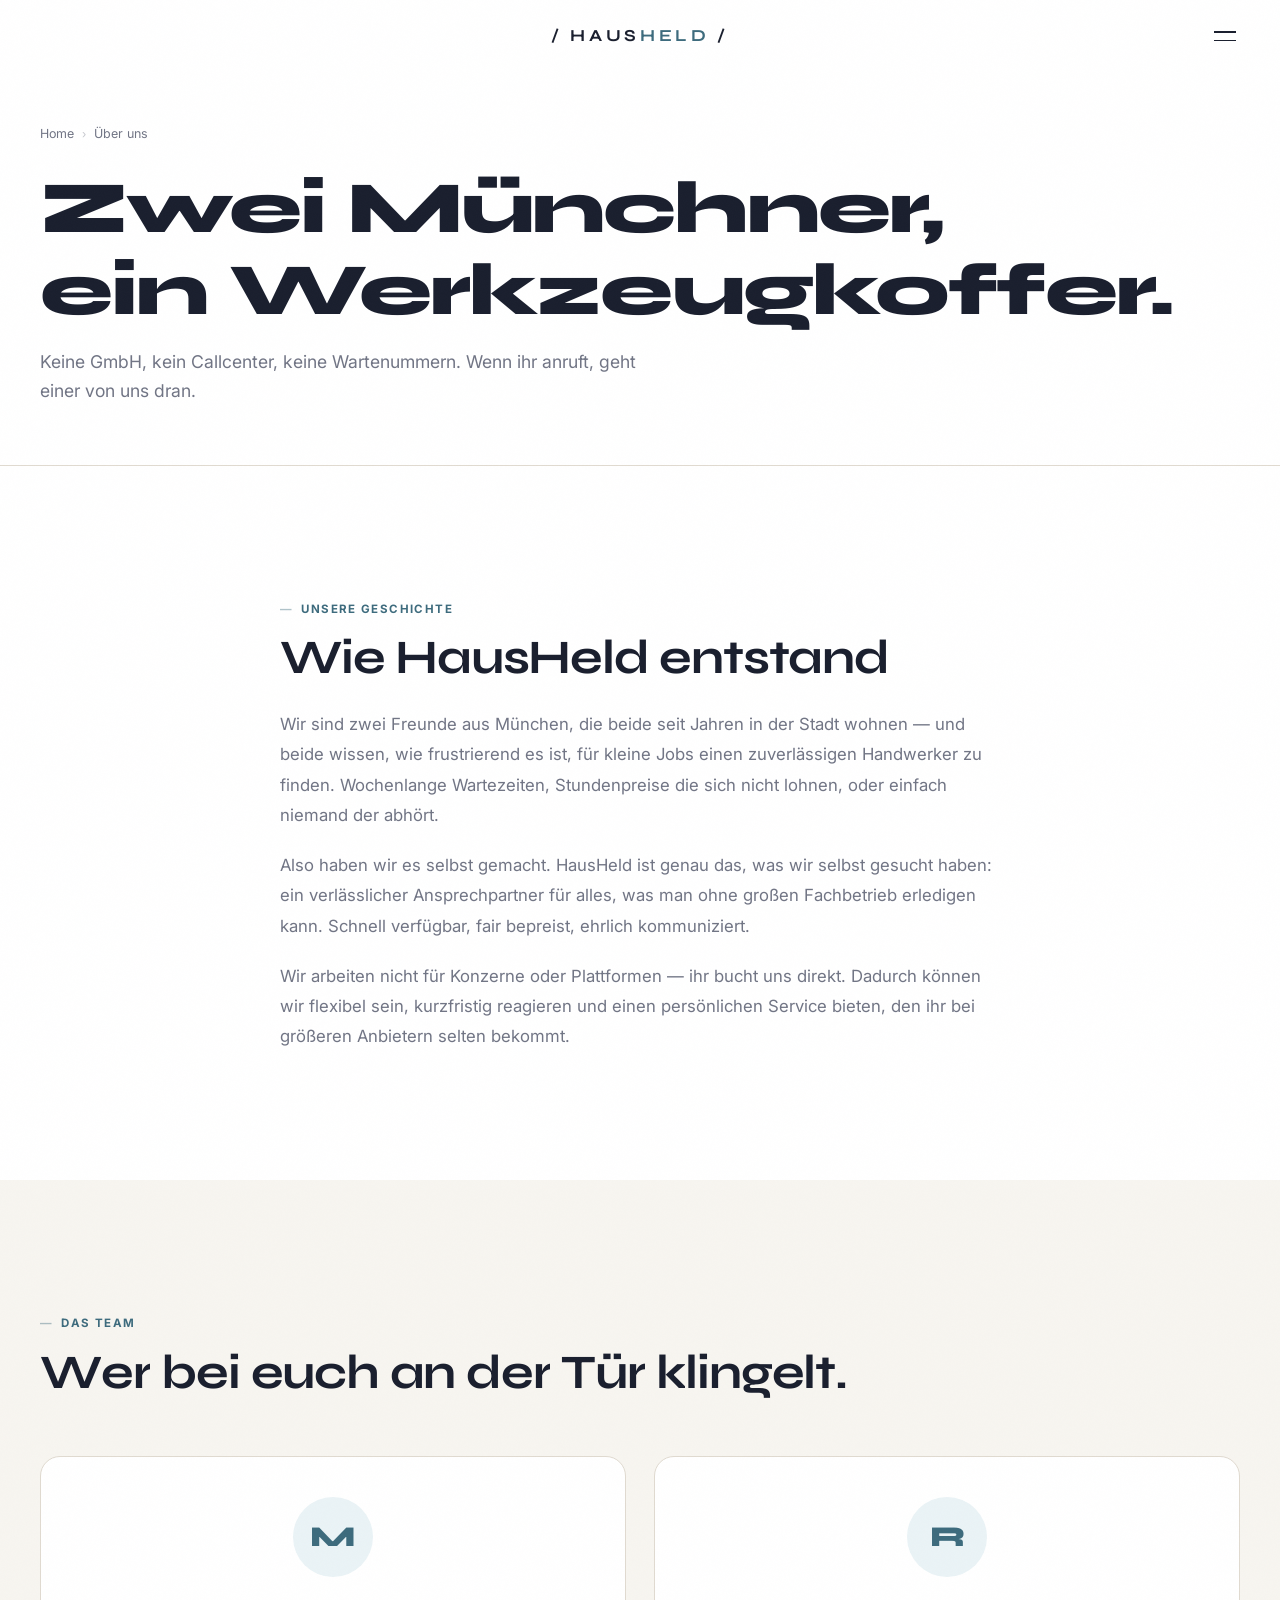
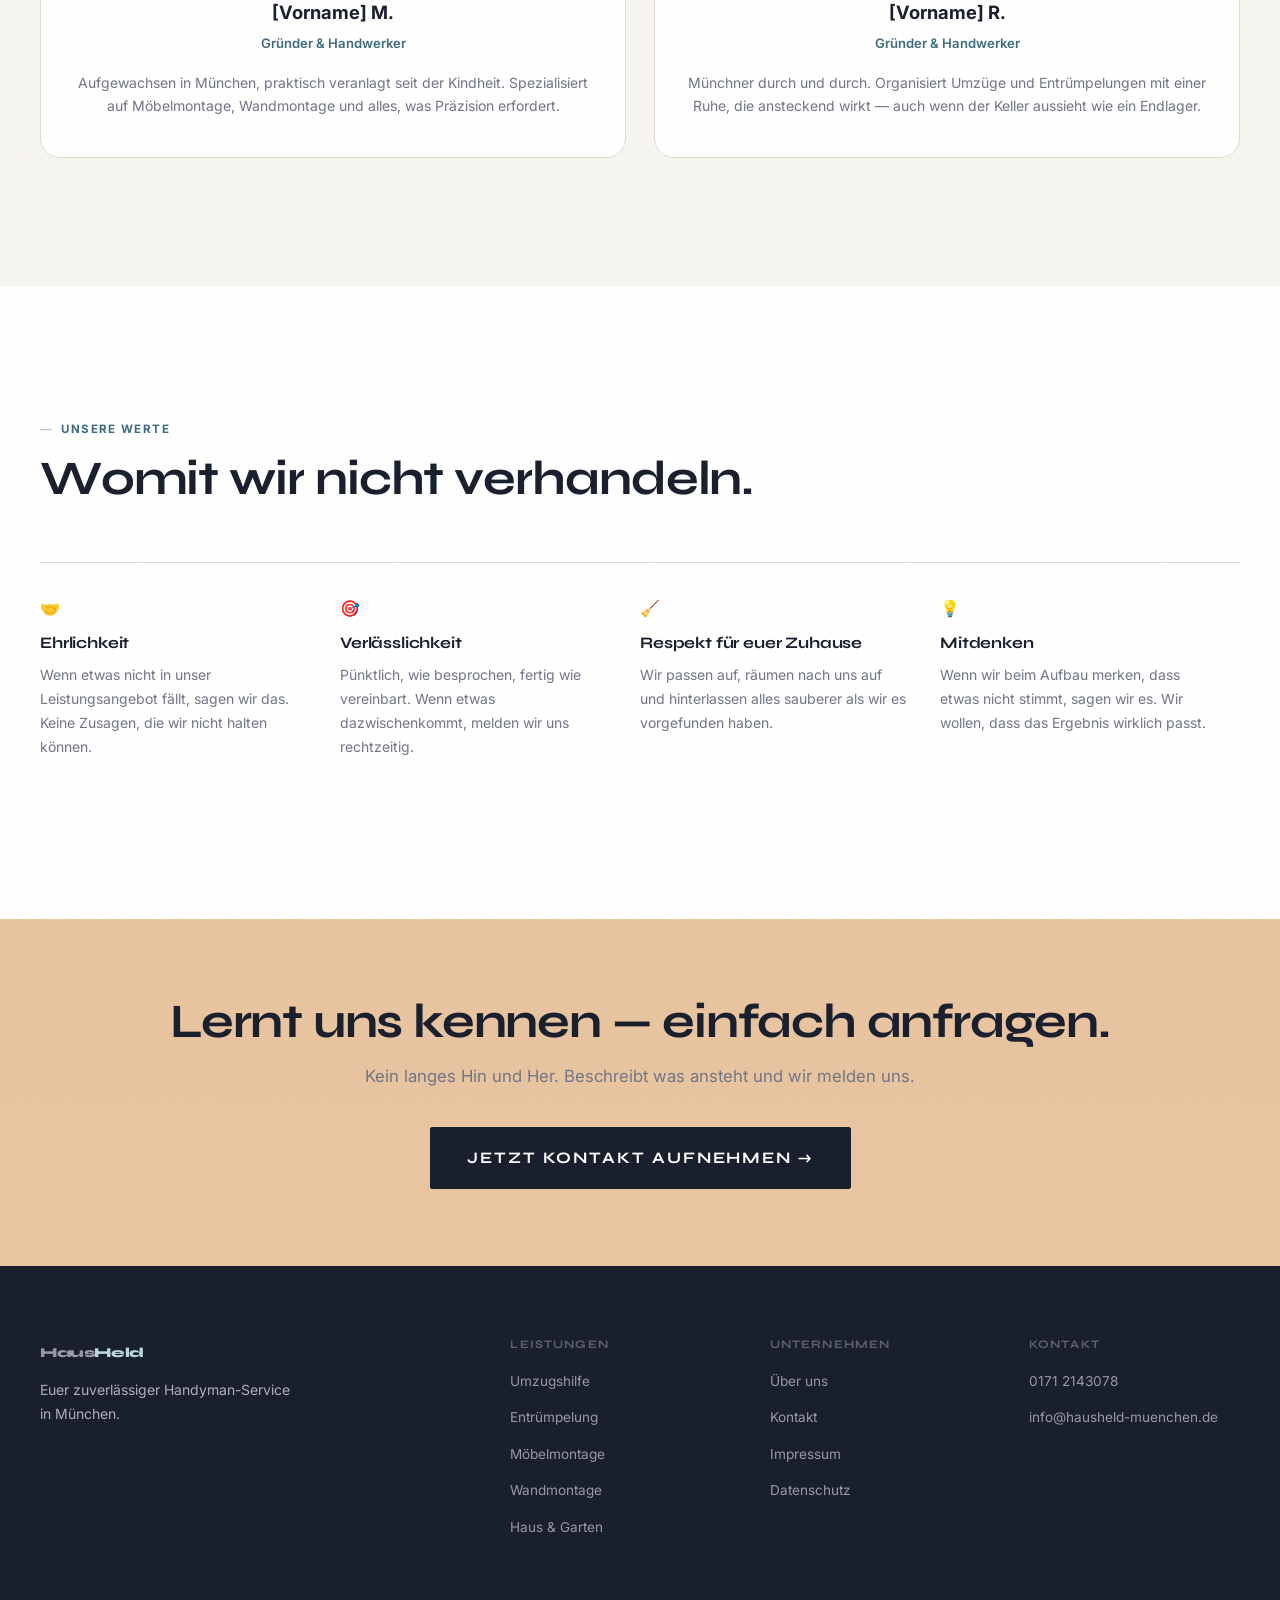
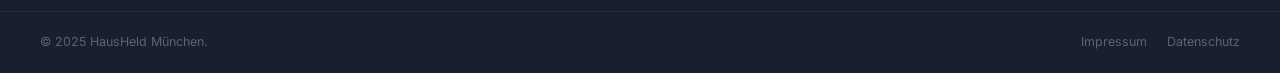
<file: ueber-uns.html>
<!DOCTYPE html>
<html lang="de">
<head>
  <meta charset="UTF-8">
  <meta name="viewport" content="width=device-width, initial-scale=1.0">

  <title>Über uns – Wer steckt hinter HausHeld München?</title>
  <meta name="description" content="HausHeld München – zwei Münchner mit Leidenschaft fürs Handwerk. Lernt unser Team kennen und erfahrt, warum wir für Qualität, Ehrlichkeit und faire Preise stehen.">
  <meta name="robots" content="index, follow">

  <meta property="og:type"   content="website">
  <meta property="og:locale" content="de_DE">
  <meta property="og:title"  content="Über uns – HausHeld München">

  <link rel="canonical" href="https://hausheld-muenchen.de/ueber-uns.html">

  <link rel="preconnect" href="https://fonts.googleapis.com">
  <link rel="preconnect" href="https://fonts.gstatic.com" crossorigin>
  <link href="https://fonts.googleapis.com/css2?family=Syne:wght@400;600;700;800&family=Inter:wght@300;400;500;600&display=swap" rel="stylesheet">
  <link rel="stylesheet" href="css/style.css">
  <link rel="icon" type="image/png" href="favicon.png">
</head>
<body>

<header class="nav" id="nav">
  <div class="nav__bar">
    <a href="index.html" class="nav__logo">/ Haus<span>Held</span> /</a>
    <button class="nav__toggle" id="navToggle" aria-label="Menü öffnen" aria-expanded="false">
      <span></span><span></span>
    </button>
  </div>
</header>

<nav class="nav__overlay" id="navOverlay" aria-hidden="true">
  <ul class="nav__overlay-list">
    <li><a href="index.html">Home</a></li>
    <li><a href="leistungen/umzugshilfe.html">Umzugshilfe</a></li>
    <li><a href="leistungen/entruempelung.html">Entrümpelung</a></li>
    <li><a href="leistungen/moebelmontage.html">Möbelmontage</a></li>
    <li><a href="leistungen/wandmontage.html">Wandmontage</a></li>
    <li><a href="leistungen/haus-gartenpflege.html">Haus & Garten</a></li>
    <li><a href="ueber-uns.html">Über uns</a></li>
    <li><a href="kontakt.html">Kontakt</a></li>
  </ul>
  <div class="nav__overlay-contact">
    <a href="tel:+491712143078">0171 2143078</a>
    <a href="mailto:info@hausheld-muenchen.de">info@hausheld-muenchen.de</a>
  </div>
</nav>

<main>

<!-- ── Page Hero ─────────────────────────────────── -->
<section class="page-hero">
  <div class="container">
    <nav class="breadcrumb" aria-label="Breadcrumb">
      <a href="index.html">Home</a>
      <span class="breadcrumb__sep">›</span>
      <span>Über uns</span>
    </nav>
    <h1>Zwei Münchner,<br>ein Werkzeugkoffer.</h1>
    <p class="page-hero__sub">Keine GmbH, kein Callcenter, keine Wartenummern. Wenn ihr anruft, geht einer von uns dran.</p>
  </div>
</section>

<!-- ── Story ─────────────────────────────────────── -->
<section class="section section--white">
  <div class="container">
    <div style="max-width: 720px; margin: 0 auto;">

      <span class="label">Unsere Geschichte</span>
      <h2 style="margin-bottom: 24px;">Wie HausHeld entstand</h2>

      <p style="color: var(--text-muted); font-size: 1.05rem; line-height: 1.8; margin-bottom: 20px;">
        Wir sind zwei Freunde aus München, die beide seit Jahren in der Stadt wohnen — und beide wissen, wie frustrierend es ist, für kleine Jobs einen zuverlässigen Handwerker zu finden. Wochenlange Wartezeiten, Stundenpreise die sich nicht lohnen, oder einfach niemand der abhört.
      </p>

      <p style="color: var(--text-muted); font-size: 1.05rem; line-height: 1.8; margin-bottom: 20px;">
        Also haben wir es selbst gemacht. HausHeld ist genau das, was wir selbst gesucht haben: ein verlässlicher Ansprechpartner für alles, was man ohne großen Fachbetrieb erledigen kann. Schnell verfügbar, fair bepreist, ehrlich kommuniziert.
      </p>

      <p style="color: var(--text-muted); font-size: 1.05rem; line-height: 1.8;">
        Wir arbeiten nicht für Konzerne oder Plattformen — ihr bucht uns direkt. Dadurch können wir flexibel sein, kurzfristig reagieren und einen persönlichen Service bieten, den ihr bei größeren Anbietern selten bekommt.
      </p>

    </div>
  </div>
</section>

<!-- ── Team ──────────────────────────────────────── -->
<section class="section">
  <div class="container">

    <div class="section-header">
      <span class="label">Das Team</span>
      <h2>Wer bei euch an der Tür klingelt.</h2>
    </div>

    <div class="team-grid">

      <div class="team-card">
        <div class="team-card__avatar">M</div>
        <div class="team-card__name">[Vorname] M.</div>
        <div class="team-card__role">Gründer & Handwerker</div>
        <p class="team-card__bio">Aufgewachsen in München, praktisch veranlagt seit der Kindheit. Spezialisiert auf Möbelmontage, Wandmontage und alles, was Präzision erfordert.</p>
      </div>

      <div class="team-card">
        <div class="team-card__avatar">R</div>
        <div class="team-card__name">[Vorname] R.</div>
        <div class="team-card__role">Gründer & Handwerker</div>
        <p class="team-card__bio">Münchner durch und durch. Organisiert Umzüge und Entrümpelungen mit einer Ruhe, die ansteckend wirkt — auch wenn der Keller aussieht wie ein Endlager.</p>
      </div>

    </div>

  </div>
</section>

<!-- ── Werte ─────────────────────────────────────── -->
<section class="section section--white">
  <div class="container">

    <div class="section-header">
      <span class="label">Unsere Werte</span>
      <h2>Womit wir nicht verhandeln.</h2>
    </div>

    <div class="features-grid">

      <div class="feature">
        <div class="feature__icon">🤝</div>
        <h4 class="feature__title">Ehrlichkeit</h4>
        <p class="feature__text">Wenn etwas nicht in unser Leistungsangebot fällt, sagen wir das. Keine Zusagen, die wir nicht halten können.</p>
      </div>

      <div class="feature">
        <div class="feature__icon">🎯</div>
        <h4 class="feature__title">Verlässlichkeit</h4>
        <p class="feature__text">Pünktlich, wie besprochen, fertig wie vereinbart. Wenn etwas dazwischenkommt, melden wir uns rechtzeitig.</p>
      </div>

      <div class="feature">
        <div class="feature__icon">🧹</div>
        <h4 class="feature__title">Respekt für euer Zuhause</h4>
        <p class="feature__text">Wir passen auf, räumen nach uns auf und hinterlassen alles sauberer als wir es vorgefunden haben.</p>
      </div>

      <div class="feature">
        <div class="feature__icon">💡</div>
        <h4 class="feature__title">Mitdenken</h4>
        <p class="feature__text">Wenn wir beim Aufbau merken, dass etwas nicht stimmt, sagen wir es. Wir wollen, dass das Ergebnis wirklich passt.</p>
      </div>

    </div>

  </div>
</section>

<!-- ── CTA ───────────────────────────────────────── -->
<section class="section--sm cta-banner">
  <div class="container">
    <div class="cta-banner__inner">
      <h2>Lernt uns kennen — einfach anfragen.</h2>
      <p>Kein langes Hin und Her. Beschreibt was ansteht und wir melden uns.</p>
      <a href="kontakt.html" class="btn btn--primary btn--lg">Jetzt Kontakt aufnehmen →</a>
    </div>
  </div>
</section>

</main>

<footer class="footer">
  <div class="container footer__inner">
    <div class="footer__col">
      <a href="index.html" class="footer__logo">Haus<span>Held</span></a>
      <p class="footer__tagline">Euer zuverlässiger Handyman-Service in München.</p>
    </div>
    <div class="footer__col">
      <h4>Leistungen</h4>
      <ul>
        <li><a href="leistungen/umzugshilfe.html">Umzugshilfe</a></li>
        <li><a href="leistungen/entruempelung.html">Entrümpelung</a></li>
        <li><a href="leistungen/moebelmontage.html">Möbelmontage</a></li>
        <li><a href="leistungen/wandmontage.html">Wandmontage</a></li>
        <li><a href="leistungen/haus-gartenpflege.html">Haus & Garten</a></li>
      </ul>
    </div>
    <div class="footer__col">
      <h4>Unternehmen</h4>
      <ul>
        <li><a href="ueber-uns.html">Über uns</a></li>
        <li><a href="kontakt.html">Kontakt</a></li>
        <li><a href="impressum.html">Impressum</a></li>
        <li><a href="datenschutz.html">Datenschutz</a></li>
      </ul>
    </div>
    <div class="footer__col">
      <h4>Kontakt</h4>
      <ul>
        <li><a href="tel:+491712143078">0171 2143078</a></li>
        <li><a href="mailto:info@hausheld-muenchen.de">info@hausheld-muenchen.de</a></li>
      </ul>
    </div>
  </div>
  <div class="footer__bottom">
    <div class="container">
      <p>© 2025 HausHeld München.</p>
      <nav><a href="impressum.html">Impressum</a><a href="datenschutz.html">Datenschutz</a></nav>
    </div>
  </div>
</footer>

<script src="js/main.js"></script>
</body>
</html>
</file>
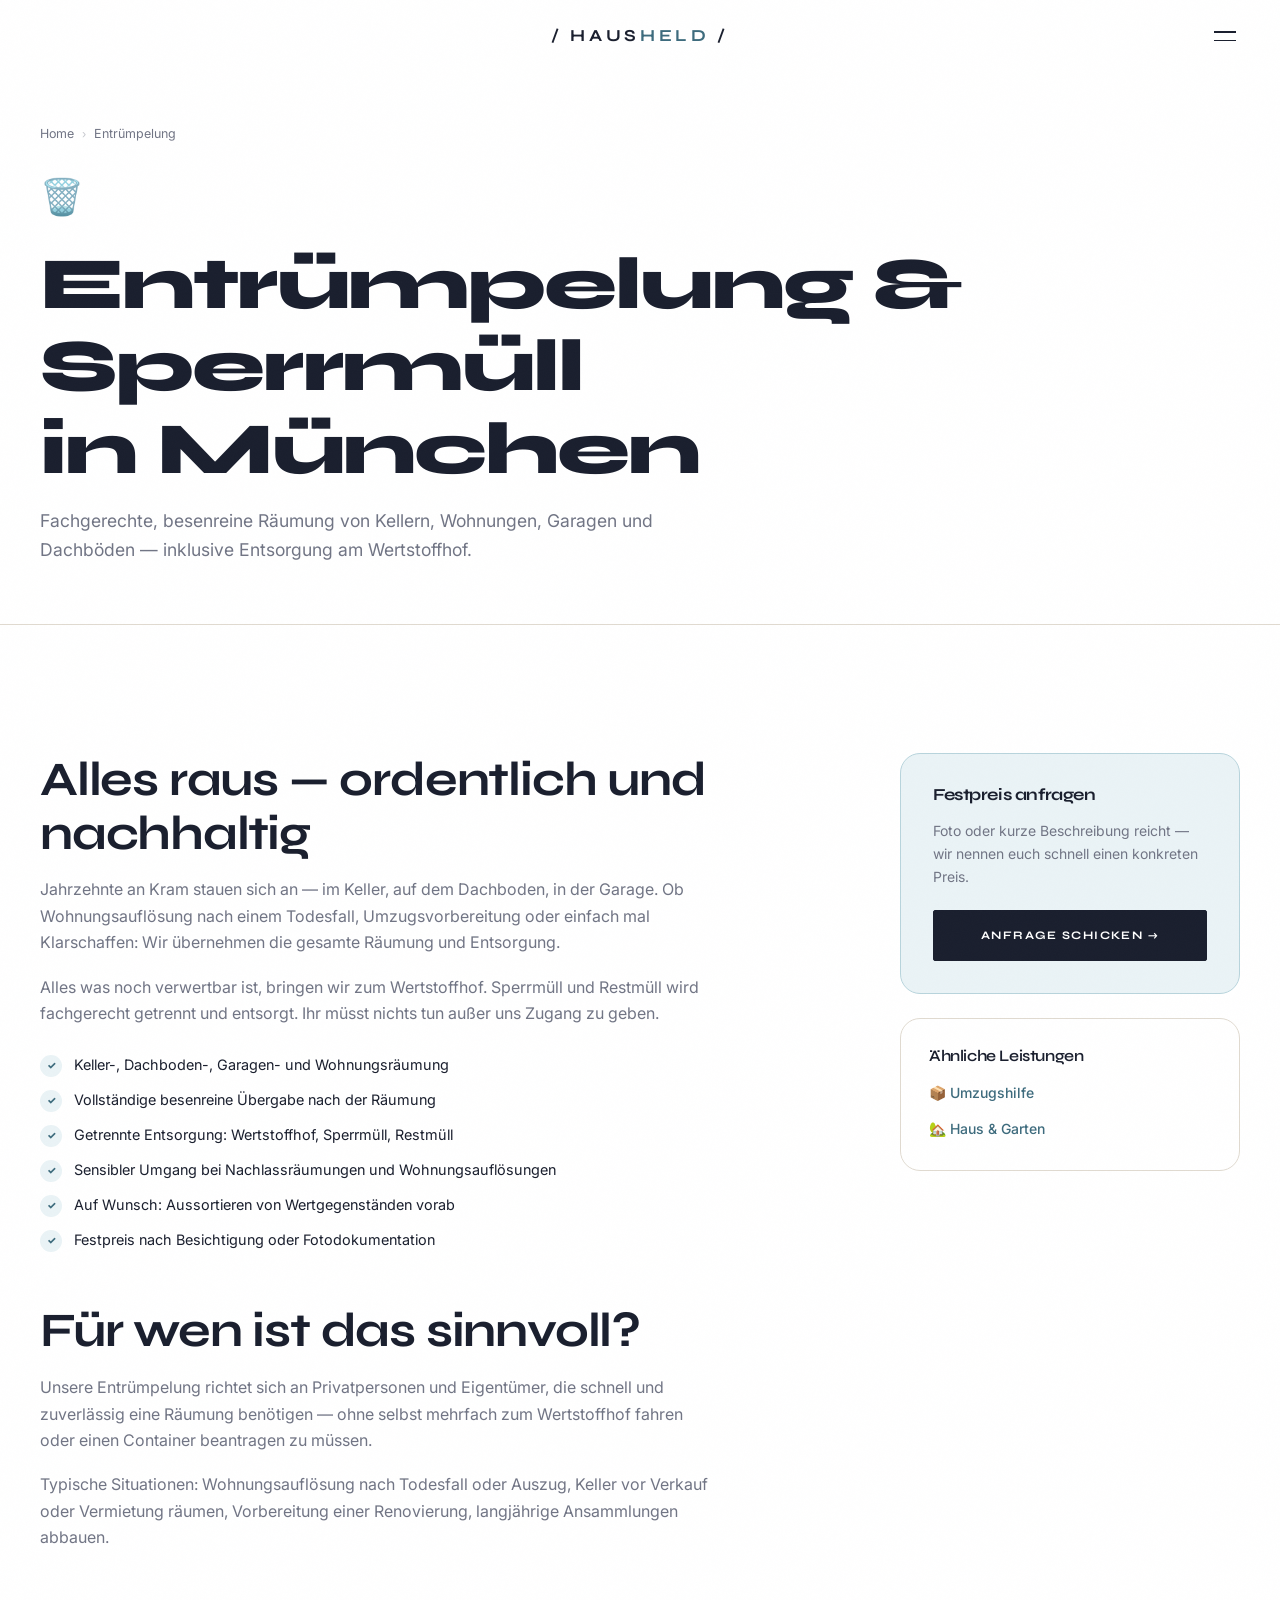
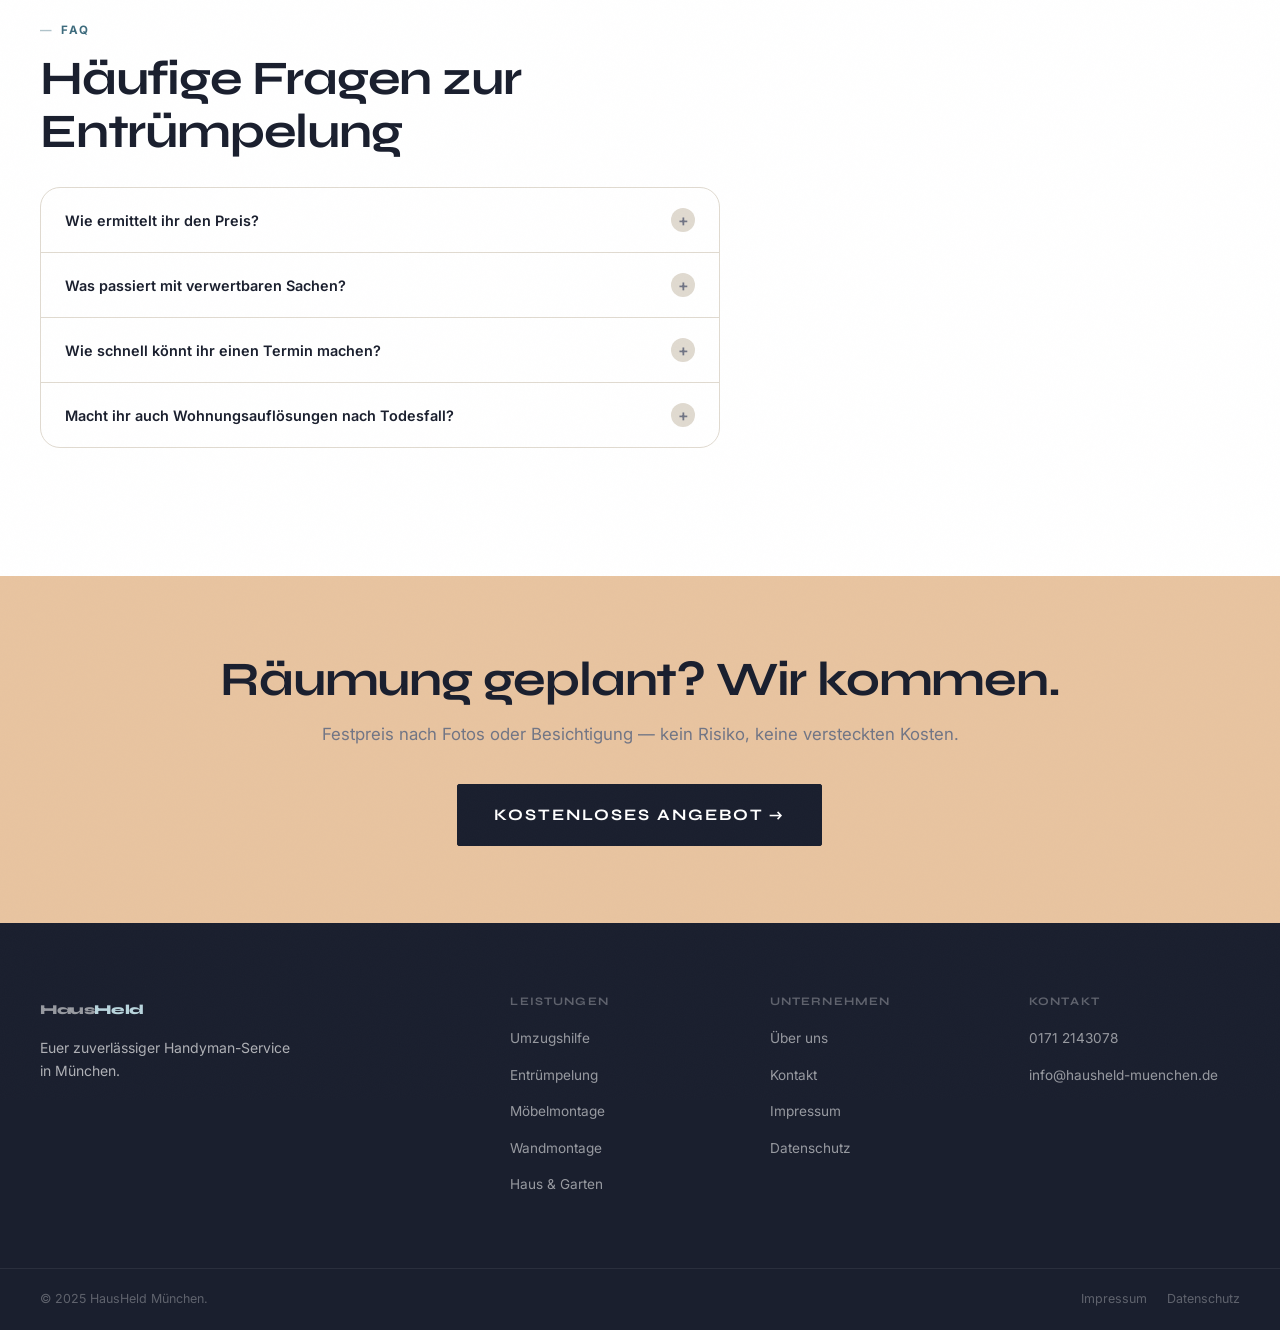
<file: leistungen/entruempelung.html>
<!DOCTYPE html>
<html lang="de">
<head>
  <meta charset="UTF-8">
  <meta name="viewport" content="width=device-width, initial-scale=1.0">

  <title>Entrümpelung München – Keller, Wohnung & Garage räumen | HausHeld</title>
  <meta name="description" content="Professionelle Entrümpelung in München: Keller, Dachböden, Wohnungen & Garagen besenrein räumen mit Entsorgung am Wertstoffhof. Festpreis anfragen!">
  <meta name="keywords" content="Entrümpelung München, Kellerräumung München, Wohnungsauflösung München, Sperrmüll München, Dachboden räumen München">
  <meta name="robots" content="index, follow">

  <meta property="og:type"        content="website">
  <meta property="og:locale"      content="de_DE">
  <meta property="og:title"       content="Entrümpelung München – HausHeld">
  <meta property="og:description" content="Fachgerechte Entrümpelung in München: Keller, Wohnungen, Garagen besenrein räumen mit Entsorgung. Festpreis, schnell verfügbar.">

  <link rel="canonical" href="https://hausheld-muenchen.de/leistungen/entruempelung.html">

  <script type="application/ld+json">
  {
    "@context": "https://schema.org",
    "@type": "Service",
    "name": "Entrümpelung München",
    "provider": { "@type": "LocalBusiness", "name": "HausHeld München" },
    "areaServed": { "@type": "City", "name": "München" },
    "description": "Fachgerechte, besenreine Entrümpelung von Kellern, Wohnungen, Garagen und Dachböden in München inklusive Entsorgung.",
    "serviceType": "Entrümpelung"
  }
  </script>

  <link rel="preconnect" href="https://fonts.googleapis.com">
  <link rel="preconnect" href="https://fonts.gstatic.com" crossorigin>
  <link href="https://fonts.googleapis.com/css2?family=Syne:wght@400;600;700;800&family=Inter:wght@300;400;500;600&display=swap" rel="stylesheet">
  <link rel="stylesheet" href="../css/style.css">
  <link rel="icon" type="image/png" href="../favicon.png">
</head>
<body>

<header class="nav" id="nav">
  <div class="nav__bar">
    <a href="../index.html" class="nav__logo">/ Haus<span>Held</span> /</a>
    <button class="nav__toggle" id="navToggle" aria-label="Menü öffnen" aria-expanded="false">
      <span></span><span></span>
    </button>
  </div>
</header>

<nav class="nav__overlay" id="navOverlay" aria-hidden="true">
  <ul class="nav__overlay-list">
    <li><a href="../index.html">Home</a></li>
    <li><a href="umzugshilfe.html">Umzugshilfe</a></li>
    <li><a href="entruempelung.html">Entrümpelung</a></li>
    <li><a href="moebelmontage.html">Möbelmontage</a></li>
    <li><a href="wandmontage.html">Wandmontage</a></li>
    <li><a href="haus-gartenpflege.html">Haus & Garten</a></li>
    <li><a href="../ueber-uns.html">Über uns</a></li>
    <li><a href="../kontakt.html">Kontakt</a></li>
  </ul>
  <div class="nav__overlay-contact">
    <a href="tel:+491712143078">0171 2143078</a>
    <a href="mailto:info@hausheld-muenchen.de">info@hausheld-muenchen.de</a>
  </div>
</nav>

<main>

<section class="page-hero">
  <div class="container">
    <nav class="breadcrumb" aria-label="Breadcrumb">
      <a href="../index.html">Home</a>
      <span class="breadcrumb__sep">›</span>
      <span>Entrümpelung</span>
    </nav>
    <div class="page-hero__icon">🗑️</div>
    <h1>Entrümpelung & Sperrmüll<br>in München</h1>
    <p class="page-hero__sub">Fachgerechte, besenreine Räumung von Kellern, Wohnungen, Garagen und Dachböden — inklusive Entsorgung am Wertstoffhof.</p>
  </div>
</section>

<section class="section section--white">
  <div class="container">
    <div class="content-grid">

      <div>
        <div class="content-block">
          <h2>Alles raus — ordentlich und nachhaltig</h2>
          <p>Jahrzehnte an Kram stauen sich an — im Keller, auf dem Dachboden, in der Garage. Ob Wohnungsauflösung nach einem Todesfall, Umzugsvorbereitung oder einfach mal Klarschaffen: Wir übernehmen die gesamte Räumung und Entsorgung.</p>
          <p>Alles was noch verwertbar ist, bringen wir zum Wertstoffhof. Sperrmüll und Restmüll wird fachgerecht getrennt und entsorgt. Ihr müsst nichts tun außer uns Zugang zu geben.</p>

          <ul class="checklist" style="margin-top: 28px;">
            <li>Keller-, Dachboden-, Garagen- und Wohnungsräumung</li>
            <li>Vollständige besenreine Übergabe nach der Räumung</li>
            <li>Getrennte Entsorgung: Wertstoffhof, Sperrmüll, Restmüll</li>
            <li>Sensibler Umgang bei Nachlassräumungen und Wohnungsauflösungen</li>
            <li>Auf Wunsch: Aussortieren von Wertgegenständen vorab</li>
            <li>Festpreis nach Besichtigung oder Fotodokumentation</li>
          </ul>
        </div>

        <div class="content-block">
          <h2>Für wen ist das sinnvoll?</h2>
          <p>Unsere Entrümpelung richtet sich an Privatpersonen und Eigentümer, die schnell und zuverlässig eine Räumung benötigen — ohne selbst mehrfach zum Wertstoffhof fahren oder einen Container beantragen zu müssen.</p>
          <p>Typische Situationen: Wohnungsauflösung nach Todesfall oder Auszug, Keller vor Verkauf oder Vermietung räumen, Vorbereitung einer Renovierung, langjährige Ansammlungen abbauen.</p>
        </div>

        <div class="content-block" style="margin-top: 64px;">
          <span class="label">FAQ</span>
          <h2>Häufige Fragen zur Entrümpelung</h2>

          <div class="faq-list" style="margin-top: 28px;">

            <div class="faq-item">
              <button class="faq-item__q">
                Wie ermittelt ihr den Preis?
                <span class="faq-item__plus">+</span>
              </button>
              <div class="faq-item__a">
                <p>Entweder vor Ort besichtigen oder ihr schickt uns ein paar Fotos. Wir geben euch dann einen Festpreis — keine Überraschungen nachher. Kleinere Räumungen können wir auch ohne Besichtigung einschätzen.</p>
              </div>
            </div>

            <div class="faq-item">
              <button class="faq-item__q">
                Was passiert mit verwertbaren Sachen?
                <span class="faq-item__plus">+</span>
              </button>
              <div class="faq-item__a">
                <p>Alles was noch einen Wert hat, könnt ihr vorab rausnehmen oder uns Bescheid geben. Wir bringen verwertbare Dinge zum Wertstoffhof — Verkauf übernehmen wir nicht.</p>
              </div>
            </div>

            <div class="faq-item">
              <button class="faq-item__q">
                Wie schnell könnt ihr einen Termin machen?
                <span class="faq-item__plus">+</span>
              </button>
              <div class="faq-item__a">
                <p>Meist innerhalb weniger Tage, manchmal auch kurzfristiger. Schreibt uns und wir schauen gemeinsam, was möglich ist.</p>
              </div>
            </div>

            <div class="faq-item">
              <button class="faq-item__q">
                Macht ihr auch Wohnungsauflösungen nach Todesfall?
                <span class="faq-item__plus">+</span>
              </button>
              <div class="faq-item__a">
                <p>Ja — wir gehen in solchen Situationen besonders rücksichtsvoll vor. Wenn ihr Dinge aussortieren möchtet bevor wir räumen, planen wir das entsprechend in den Ablauf ein.</p>
              </div>
            </div>

          </div>
        </div>
      </div>

      <aside class="content-aside">
        <div class="aside-card">
          <h3>Festpreis anfragen</h3>
          <p>Foto oder kurze Beschreibung reicht — wir nennen euch schnell einen konkreten Preis.</p>
          <a href="../kontakt.html" class="btn btn--primary" style="width:100%;justify-content:center;">Anfrage schicken →</a>
        </div>
        <div style="margin-top:24px; background:var(--white); border:1px solid var(--border); border-radius:var(--r-l); padding:28px;">
          <h4 style="margin-bottom:14px;">Ähnliche Leistungen</h4>
          <ul style="display:flex;flex-direction:column;gap:10px;">
            <li><a href="umzugshilfe.html" style="font-size:.875rem;color:var(--primary);font-weight:500;">📦 Umzugshilfe</a></li>
            <li><a href="haus-gartenpflege.html" style="font-size:.875rem;color:var(--primary);font-weight:500;">🏡 Haus & Garten</a></li>
          </ul>
        </div>
      </aside>

    </div>
  </div>
</section>

<section class="section--sm cta-banner">
  <div class="container">
    <div class="cta-banner__inner">
      <h2>Räumung geplant? Wir kommen.</h2>
      <p>Festpreis nach Fotos oder Besichtigung — kein Risiko, keine versteckten Kosten.</p>
      <a href="../kontakt.html" class="btn btn--primary btn--lg">Kostenloses Angebot →</a>
    </div>
  </div>
</section>

</main>

<footer class="footer">
  <div class="container footer__inner">
    <div class="footer__col">
      <a href="../index.html" class="footer__logo">Haus<span>Held</span></a>
      <p class="footer__tagline">Euer zuverlässiger Handyman-Service in München.</p>
    </div>
    <div class="footer__col">
      <h4>Leistungen</h4>
      <ul>
        <li><a href="umzugshilfe.html">Umzugshilfe</a></li>
        <li><a href="entruempelung.html">Entrümpelung</a></li>
        <li><a href="moebelmontage.html">Möbelmontage</a></li>
        <li><a href="wandmontage.html">Wandmontage</a></li>
        <li><a href="haus-gartenpflege.html">Haus & Garten</a></li>
      </ul>
    </div>
    <div class="footer__col">
      <h4>Unternehmen</h4>
      <ul>
        <li><a href="../ueber-uns.html">Über uns</a></li>
        <li><a href="../kontakt.html">Kontakt</a></li>
        <li><a href="../impressum.html">Impressum</a></li>
        <li><a href="../datenschutz.html">Datenschutz</a></li>
      </ul>
    </div>
    <div class="footer__col">
      <h4>Kontakt</h4>
      <ul>
        <li><a href="tel:+491712143078">0171 2143078</a></li>
        <li><a href="mailto:info@hausheld-muenchen.de">info@hausheld-muenchen.de</a></li>
      </ul>
    </div>
  </div>
  <div class="footer__bottom">
    <div class="container">
      <p>© 2025 HausHeld München.</p>
      <nav><a href="../impressum.html">Impressum</a><a href="../datenschutz.html">Datenschutz</a></nav>
    </div>
  </div>
</footer>

<script src="../js/main.js"></script>
</body>
</html>
</file>
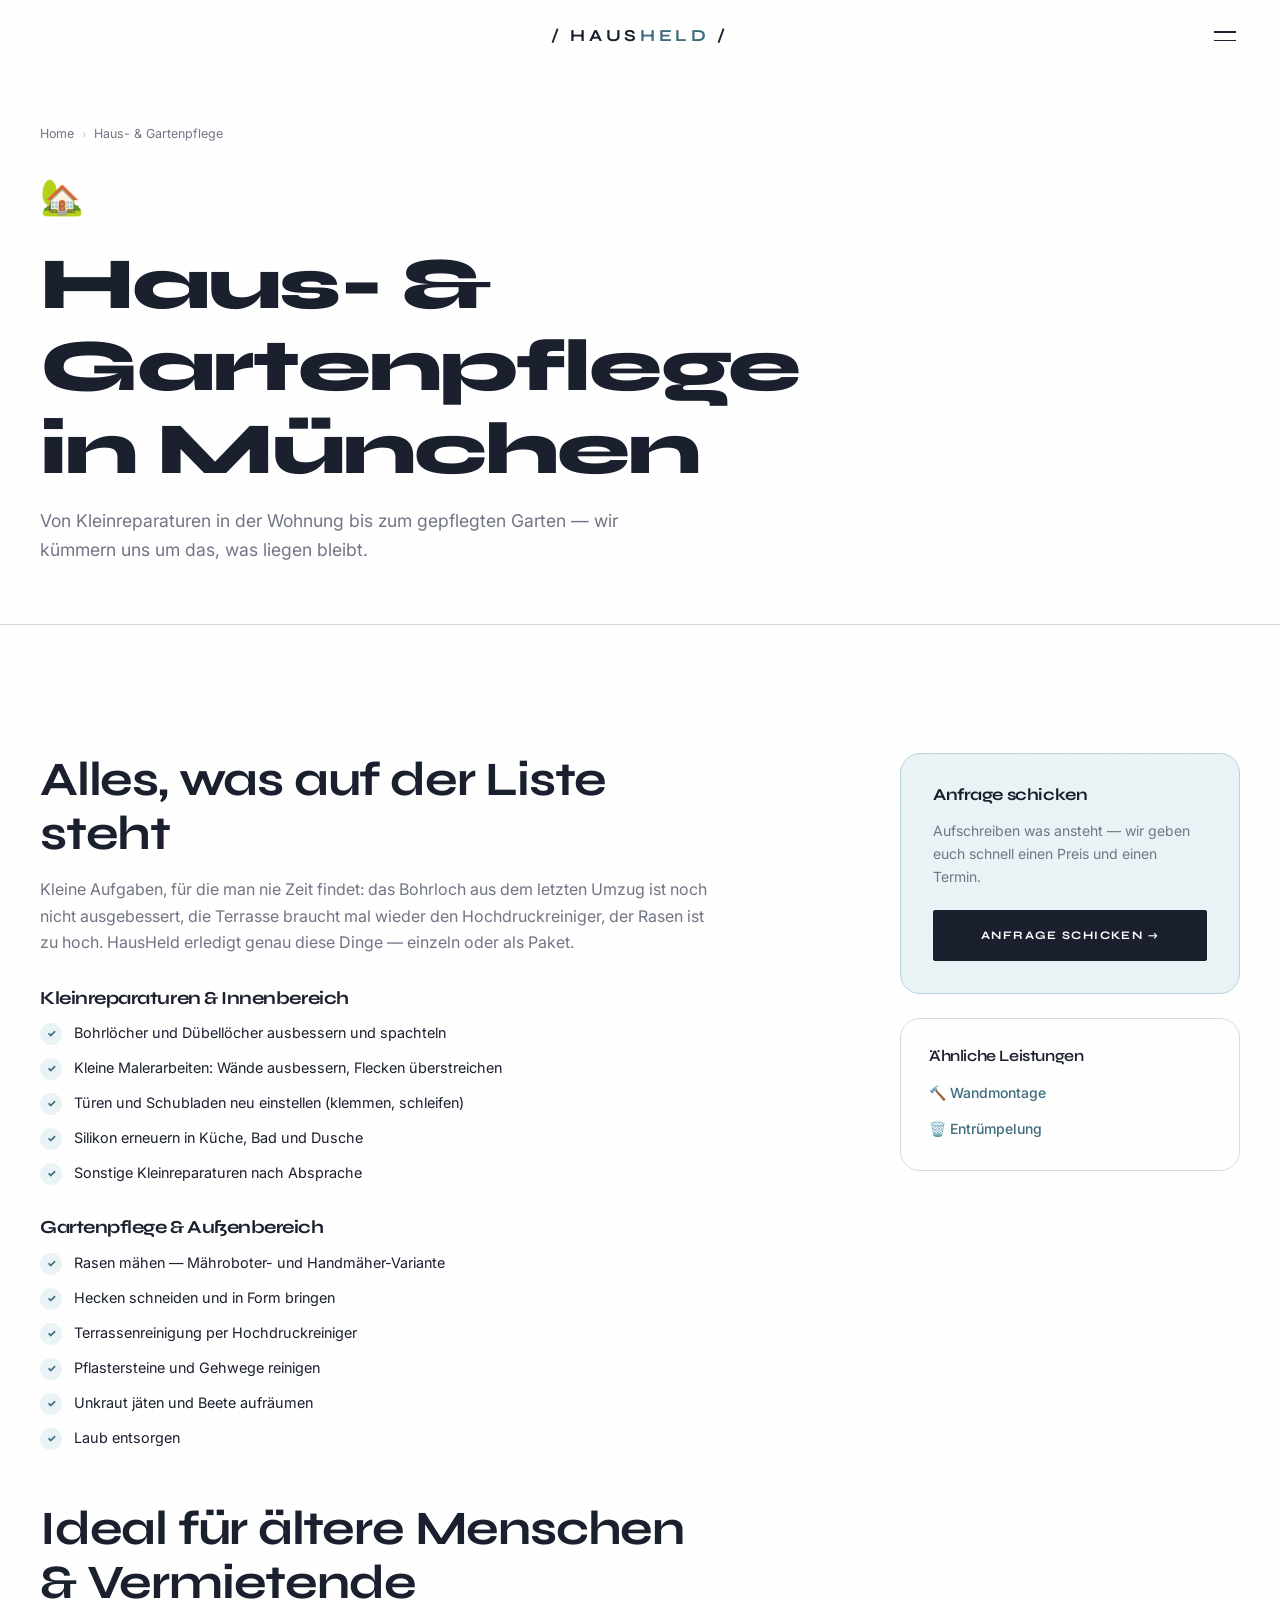
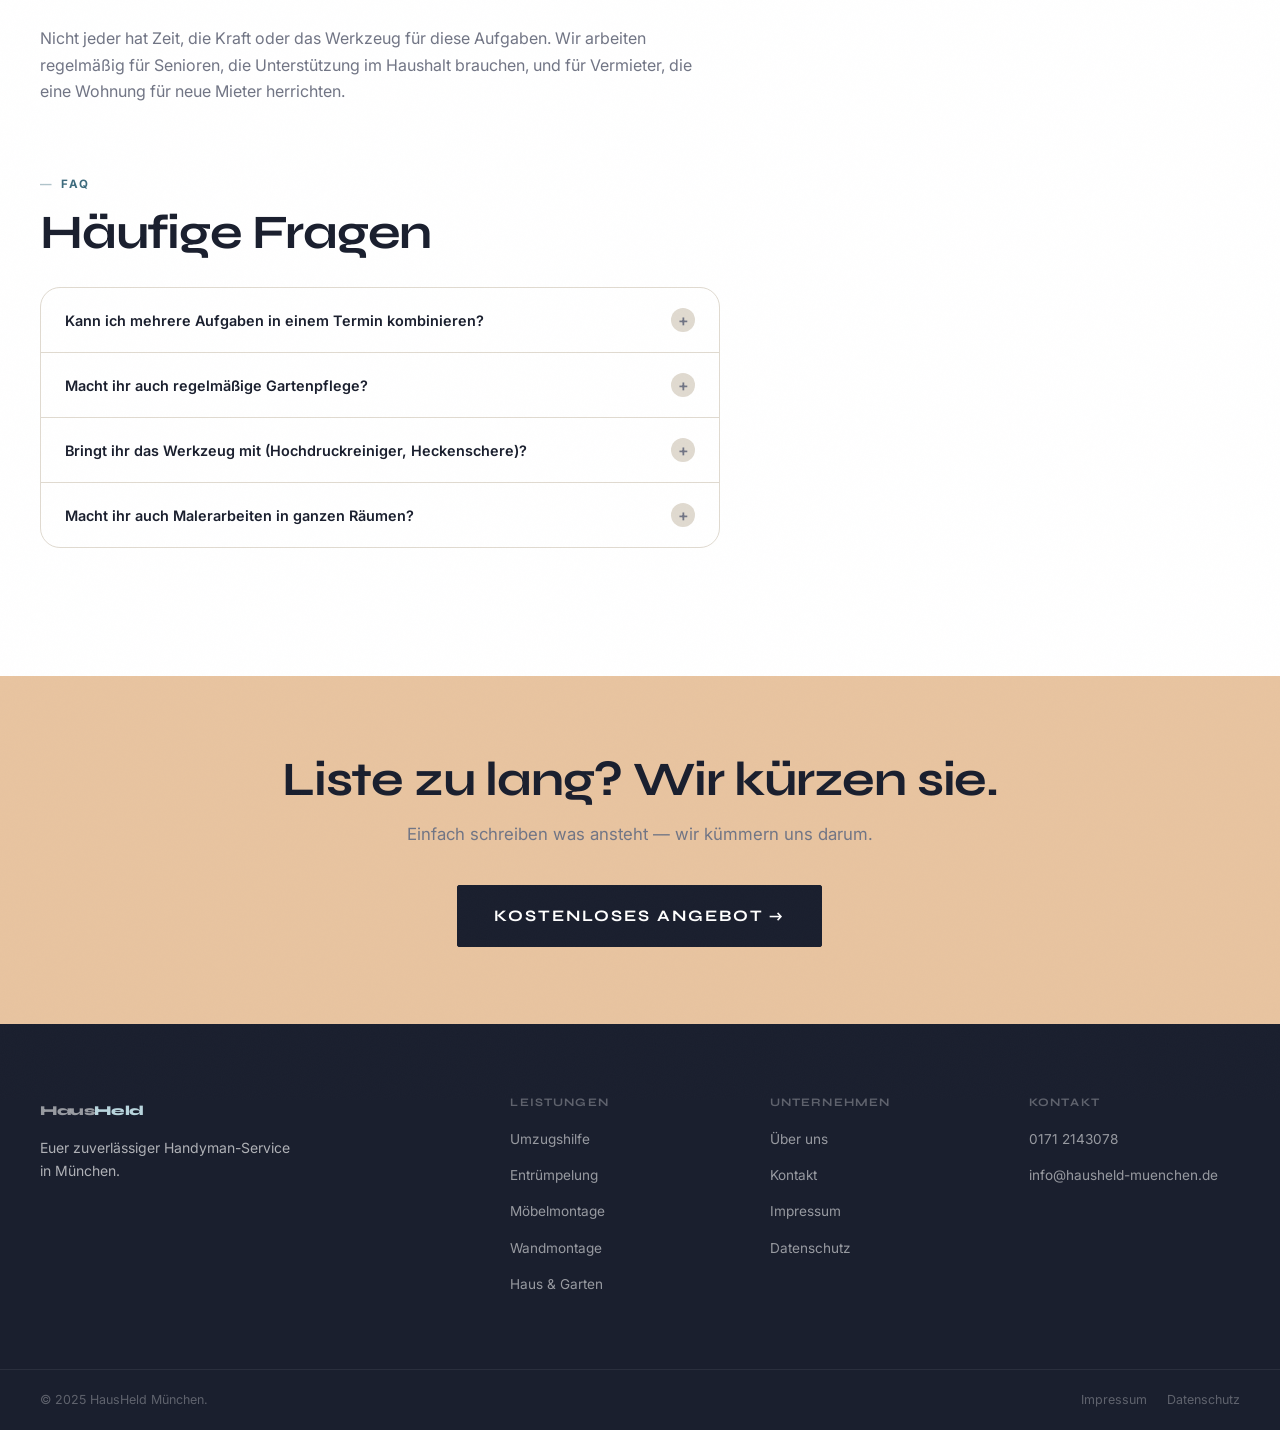
<file: leistungen/haus-gartenpflege.html>
<!DOCTYPE html>
<html lang="de">
<head>
  <meta charset="UTF-8">
  <meta name="viewport" content="width=device-width, initial-scale=1.0">

  <title>Hausmeisterservice München – Garten & Kleinreparaturen | HausHeld</title>
  <meta name="description" content="Hausmeisterservice in München: Rasen mähen, Hecken schneiden, Bohrlöcher ausbessern, Kleinreparaturen & Terrassenreinigung per Hochdruckreiniger. Jetzt anfragen!">
  <meta name="keywords" content="Hausmeisterservice München, Gartenarbeit München, Rasen mähen München, Kleinreparaturen München, Hecken schneiden München, Hochdruckreiniger München">
  <meta name="robots" content="index, follow">

  <meta property="og:type"        content="website">
  <meta property="og:locale"      content="de_DE">
  <meta property="og:title"       content="Hausmeisterservice & Gartenpflege München – HausHeld">
  <meta property="og:description" content="Gartenarbeit, Kleinreparaturen & Hausmeisterservice in München. Rasen, Hecken, Terrassenreinigung, Bohrlöcher ausbessern. Festpreis.">

  <link rel="canonical" href="https://hausheld-muenchen.de/leistungen/haus-gartenpflege.html">

  <script type="application/ld+json">
  {
    "@context": "https://schema.org",
    "@type": "Service",
    "name": "Hausmeisterservice & Gartenpflege München",
    "provider": { "@type": "LocalBusiness", "name": "HausHeld München" },
    "areaServed": { "@type": "City", "name": "München" },
    "description": "Kleinreparaturen, Gartenarbeit und Hausmeisterleistungen in München: Rasen mähen, Hecken schneiden, Bohrlöcher ausbessern, Terrassenreinigung.",
    "serviceType": "Hausmeisterservice"
  }
  </script>

  <link rel="preconnect" href="https://fonts.googleapis.com">
  <link rel="preconnect" href="https://fonts.gstatic.com" crossorigin>
  <link href="https://fonts.googleapis.com/css2?family=Syne:wght@400;600;700;800&family=Inter:wght@300;400;500;600&display=swap" rel="stylesheet">
  <link rel="stylesheet" href="../css/style.css">
  <link rel="icon" type="image/png" href="../favicon.png">
</head>
<body>

<header class="nav" id="nav">
  <div class="nav__bar">
    <a href="../index.html" class="nav__logo">/ Haus<span>Held</span> /</a>
    <button class="nav__toggle" id="navToggle" aria-label="Menü öffnen" aria-expanded="false">
      <span></span><span></span>
    </button>
  </div>
</header>

<nav class="nav__overlay" id="navOverlay" aria-hidden="true">
  <ul class="nav__overlay-list">
    <li><a href="../index.html">Home</a></li>
    <li><a href="umzugshilfe.html">Umzugshilfe</a></li>
    <li><a href="entruempelung.html">Entrümpelung</a></li>
    <li><a href="moebelmontage.html">Möbelmontage</a></li>
    <li><a href="wandmontage.html">Wandmontage</a></li>
    <li><a href="haus-gartenpflege.html">Haus & Garten</a></li>
    <li><a href="../ueber-uns.html">Über uns</a></li>
    <li><a href="../kontakt.html">Kontakt</a></li>
  </ul>
  <div class="nav__overlay-contact">
    <a href="tel:+491712143078">0171 2143078</a>
    <a href="mailto:info@hausheld-muenchen.de">info@hausheld-muenchen.de</a>
  </div>
</nav>

<main>

<section class="page-hero">
  <div class="container">
    <nav class="breadcrumb" aria-label="Breadcrumb">
      <a href="../index.html">Home</a>
      <span class="breadcrumb__sep">›</span>
      <span>Haus- & Gartenpflege</span>
    </nav>
    <div class="page-hero__icon">🏡</div>
    <h1>Haus- & Gartenpflege<br>in München</h1>
    <p class="page-hero__sub">Von Kleinreparaturen in der Wohnung bis zum gepflegten Garten — wir kümmern uns um das, was liegen bleibt.</p>
  </div>
</section>

<section class="section section--white">
  <div class="container">
    <div class="content-grid">

      <div>
        <div class="content-block">
          <h2>Alles, was auf der Liste steht</h2>
          <p>Kleine Aufgaben, für die man nie Zeit findet: das Bohrloch aus dem letzten Umzug ist noch nicht ausgebessert, die Terrasse braucht mal wieder den Hochdruckreiniger, der Rasen ist zu hoch. HausHeld erledigt genau diese Dinge — einzeln oder als Paket.</p>

          <h3 style="margin-top:32px;">Kleinreparaturen & Innenbereich</h3>
          <ul class="checklist" style="margin-top: 14px; margin-bottom:32px;">
            <li>Bohrlöcher und Dübellöcher ausbessern und spachteln</li>
            <li>Kleine Malerarbeiten: Wände ausbessern, Flecken überstreichen</li>
            <li>Türen und Schubladen neu einstellen (klemmen, schleifen)</li>
            <li>Silikon erneuern in Küche, Bad und Dusche</li>
            <li>Sonstige Kleinreparaturen nach Absprache</li>
          </ul>

          <h3>Gartenpflege & Außenbereich</h3>
          <ul class="checklist" style="margin-top: 14px;">
            <li>Rasen mähen — Mähroboter- und Handmäher-Variante</li>
            <li>Hecken schneiden und in Form bringen</li>
            <li>Terrassenreinigung per Hochdruckreiniger</li>
            <li>Pflastersteine und Gehwege reinigen</li>
            <li>Unkraut jäten und Beete aufräumen</li>
            <li>Laub entsorgen</li>
          </ul>
        </div>

        <div class="content-block">
          <h2>Ideal für ältere Menschen & Vermietende</h2>
          <p>Nicht jeder hat Zeit, die Kraft oder das Werkzeug für diese Aufgaben. Wir arbeiten regelmäßig für Senioren, die Unterstützung im Haushalt brauchen, und für Vermieter, die eine Wohnung für neue Mieter herrichten.</p>
        </div>

        <div class="content-block" style="margin-top: 64px;">
          <span class="label">FAQ</span>
          <h2>Häufige Fragen</h2>

          <div class="faq-list" style="margin-top: 28px;">

            <div class="faq-item">
              <button class="faq-item__q">
                Kann ich mehrere Aufgaben in einem Termin kombinieren?
                <span class="faq-item__plus">+</span>
              </button>
              <div class="faq-item__a">
                <p>Ja, das ist sogar oft sinnvoller — Anfahrt einmal, Termin einmal. Schreibt einfach auf, was alles zu tun ist, und wir geben euch einen Gesamtpreis.</p>
              </div>
            </div>

            <div class="faq-item">
              <button class="faq-item__q">
                Macht ihr auch regelmäßige Gartenpflege?
                <span class="faq-item__plus">+</span>
              </button>
              <div class="faq-item__a">
                <p>Auf Anfrage ja — zum Beispiel monatliches Rasenmähen oder saisonale Heckenschnitte. Sprecht uns einfach darauf an, wir finden eine Lösung.</p>
              </div>
            </div>

            <div class="faq-item">
              <button class="faq-item__q">
                Bringt ihr das Werkzeug mit (Hochdruckreiniger, Heckenschere)?
                <span class="faq-item__plus">+</span>
              </button>
              <div class="faq-item__a">
                <p>Ja — wir kommen mit dem richtigen Equipment. Ihr müsst nichts bereitstellen außer Zugang zum Wasseranschluss für den Hochdruckreiniger.</p>
              </div>
            </div>

            <div class="faq-item">
              <button class="faq-item__q">
                Macht ihr auch Malerarbeiten in ganzen Räumen?
                <span class="faq-item__plus">+</span>
              </button>
              <div class="faq-item__a">
                <p>Wir konzentrieren uns auf Ausbesserungen und kleinere Malerarbeiten, keine vollständigen Raumstreichungen. Für größere Malerarbeiten würden wir euch einen entsprechenden Betrieb empfehlen.</p>
              </div>
            </div>

          </div>
        </div>
      </div>

      <aside class="content-aside">
        <div class="aside-card">
          <h3>Anfrage schicken</h3>
          <p>Aufschreiben was ansteht — wir geben euch schnell einen Preis und einen Termin.</p>
          <a href="../kontakt.html" class="btn btn--primary" style="width:100%;justify-content:center;">Anfrage schicken →</a>
        </div>
        <div style="margin-top:24px; background:var(--white); border:1px solid var(--border); border-radius:var(--r-l); padding:28px;">
          <h4 style="margin-bottom:14px;">Ähnliche Leistungen</h4>
          <ul style="display:flex;flex-direction:column;gap:10px;">
            <li><a href="wandmontage.html" style="font-size:.875rem;color:var(--primary);font-weight:500;">🔨 Wandmontage</a></li>
            <li><a href="entruempelung.html" style="font-size:.875rem;color:var(--primary);font-weight:500;">🗑️ Entrümpelung</a></li>
          </ul>
        </div>
      </aside>

    </div>
  </div>
</section>

<section class="section--sm cta-banner">
  <div class="container">
    <div class="cta-banner__inner">
      <h2>Liste zu lang? Wir kürzen sie.</h2>
      <p>Einfach schreiben was ansteht — wir kümmern uns darum.</p>
      <a href="../kontakt.html" class="btn btn--primary btn--lg">Kostenloses Angebot →</a>
    </div>
  </div>
</section>

</main>

<footer class="footer">
  <div class="container footer__inner">
    <div class="footer__col">
      <a href="../index.html" class="footer__logo">Haus<span>Held</span></a>
      <p class="footer__tagline">Euer zuverlässiger Handyman-Service in München.</p>
    </div>
    <div class="footer__col">
      <h4>Leistungen</h4>
      <ul>
        <li><a href="umzugshilfe.html">Umzugshilfe</a></li>
        <li><a href="entruempelung.html">Entrümpelung</a></li>
        <li><a href="moebelmontage.html">Möbelmontage</a></li>
        <li><a href="wandmontage.html">Wandmontage</a></li>
        <li><a href="haus-gartenpflege.html">Haus & Garten</a></li>
      </ul>
    </div>
    <div class="footer__col">
      <h4>Unternehmen</h4>
      <ul>
        <li><a href="../ueber-uns.html">Über uns</a></li>
        <li><a href="../kontakt.html">Kontakt</a></li>
        <li><a href="../impressum.html">Impressum</a></li>
        <li><a href="../datenschutz.html">Datenschutz</a></li>
      </ul>
    </div>
    <div class="footer__col">
      <h4>Kontakt</h4>
      <ul>
        <li><a href="tel:+491712143078">0171 2143078</a></li>
        <li><a href="mailto:info@hausheld-muenchen.de">info@hausheld-muenchen.de</a></li>
      </ul>
    </div>
  </div>
  <div class="footer__bottom">
    <div class="container">
      <p>© 2025 HausHeld München.</p>
      <nav><a href="../impressum.html">Impressum</a><a href="../datenschutz.html">Datenschutz</a></nav>
    </div>
  </div>
</footer>

<script src="../js/main.js"></script>
</body>
</html>
</file>
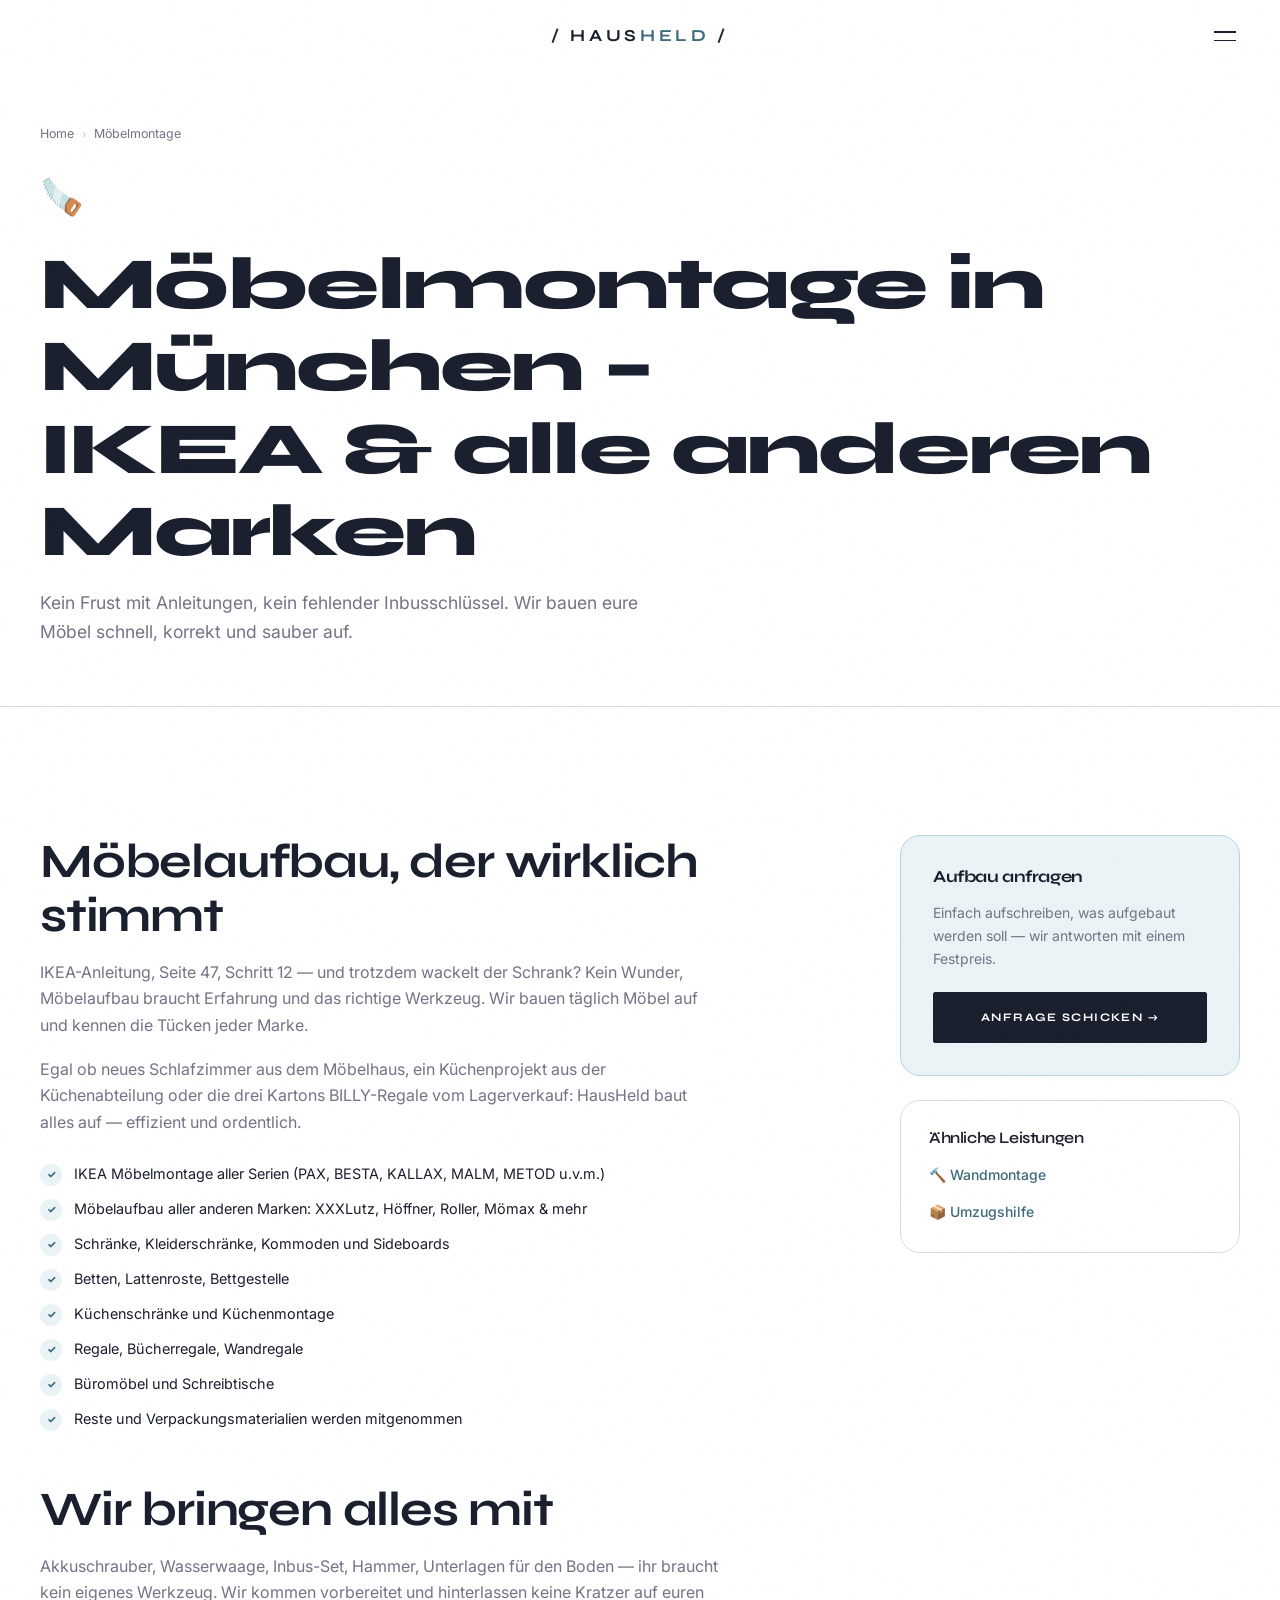
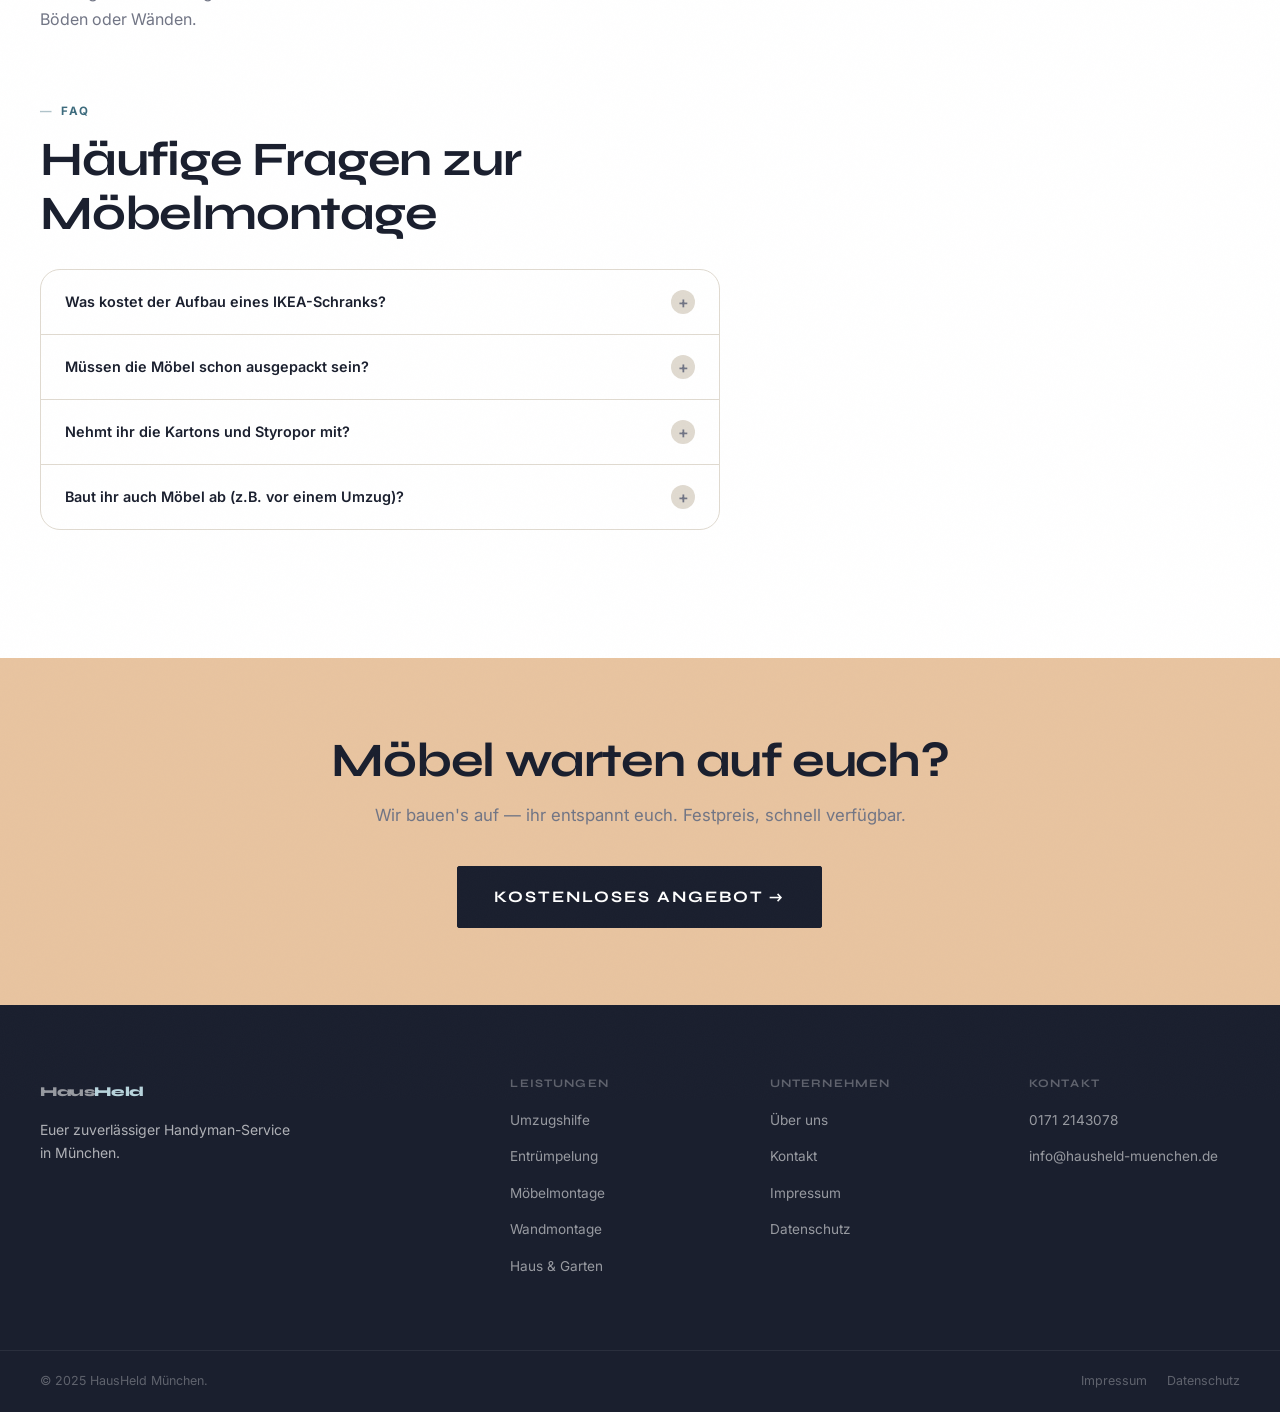
<file: leistungen/moebelmontage.html>
<!DOCTYPE html>
<html lang="de">
<head>
  <meta charset="UTF-8">
  <meta name="viewport" content="width=device-width, initial-scale=1.0">

  <title>Möbelmontage München – IKEA Aufbau & alle Marken | HausHeld</title>
  <meta name="description" content="IKEA Möbelmontage und Aufbau aller Möbelmarken in München. Schränke, Betten, Küchen, Regale – schnell und fachgerecht. Jetzt Festpreis anfragen!">
  <meta name="keywords" content="Möbelmontage München, IKEA Montage München, Schrank aufbauen München, Möbelaufbau München, IKEA Aufbau München">
  <meta name="robots" content="index, follow">

  <meta property="og:type"        content="website">
  <meta property="og:locale"      content="de_DE">
  <meta property="og:title"       content="Möbelmontage München – IKEA & alle Marken | HausHeld">
  <meta property="og:description" content="Professioneller Möbelaufbau in München: IKEA, XXXLutz, Höffner & Co. Schränke, Betten, Regale, Küchen. Schnell, sauber, Festpreis.">

  <link rel="canonical" href="https://hausheld-muenchen.de/leistungen/moebelmontage.html">

  <script type="application/ld+json">
  {
    "@context": "https://schema.org",
    "@type": "Service",
    "name": "Möbelmontage München",
    "provider": { "@type": "LocalBusiness", "name": "HausHeld München" },
    "areaServed": { "@type": "City", "name": "München" },
    "description": "Fachgerechter Aufbau aller Möbelmarken in München: IKEA, XXXLutz, Höffner und mehr. Schränke, Betten, Regale, Küchen.",
    "serviceType": "Möbelmontage"
  }
  </script>

  <link rel="preconnect" href="https://fonts.googleapis.com">
  <link rel="preconnect" href="https://fonts.gstatic.com" crossorigin>
  <link href="https://fonts.googleapis.com/css2?family=Syne:wght@400;600;700;800&family=Inter:wght@300;400;500;600&display=swap" rel="stylesheet">
  <link rel="stylesheet" href="../css/style.css">
  <link rel="icon" type="image/png" href="../favicon.png">
</head>
<body>

<header class="nav" id="nav">
  <div class="nav__bar">
    <a href="../index.html" class="nav__logo">/ Haus<span>Held</span> /</a>
    <button class="nav__toggle" id="navToggle" aria-label="Menü öffnen" aria-expanded="false">
      <span></span><span></span>
    </button>
  </div>
</header>

<nav class="nav__overlay" id="navOverlay" aria-hidden="true">
  <ul class="nav__overlay-list">
    <li><a href="../index.html">Home</a></li>
    <li><a href="umzugshilfe.html">Umzugshilfe</a></li>
    <li><a href="entruempelung.html">Entrümpelung</a></li>
    <li><a href="moebelmontage.html">Möbelmontage</a></li>
    <li><a href="wandmontage.html">Wandmontage</a></li>
    <li><a href="haus-gartenpflege.html">Haus & Garten</a></li>
    <li><a href="../ueber-uns.html">Über uns</a></li>
    <li><a href="../kontakt.html">Kontakt</a></li>
  </ul>
  <div class="nav__overlay-contact">
    <a href="tel:+491712143078">0171 2143078</a>
    <a href="mailto:info@hausheld-muenchen.de">info@hausheld-muenchen.de</a>
  </div>
</nav>

<main>

<section class="page-hero">
  <div class="container">
    <nav class="breadcrumb" aria-label="Breadcrumb">
      <a href="../index.html">Home</a>
      <span class="breadcrumb__sep">›</span>
      <span>Möbelmontage</span>
    </nav>
    <div class="page-hero__icon">🪚</div>
    <h1>Möbelmontage in München –<br>IKEA & alle anderen Marken</h1>
    <p class="page-hero__sub">Kein Frust mit Anleitungen, kein fehlender Inbusschlüssel. Wir bauen eure Möbel schnell, korrekt und sauber auf.</p>
  </div>
</section>

<section class="section section--white">
  <div class="container">
    <div class="content-grid">

      <div>
        <div class="content-block">
          <h2>Möbelaufbau, der wirklich stimmt</h2>
          <p>IKEA-Anleitung, Seite 47, Schritt 12 — und trotzdem wackelt der Schrank? Kein Wunder, Möbelaufbau braucht Erfahrung und das richtige Werkzeug. Wir bauen täglich Möbel auf und kennen die Tücken jeder Marke.</p>
          <p>Egal ob neues Schlafzimmer aus dem Möbelhaus, ein Küchenprojekt aus der Küchenabteilung oder die drei Kartons BILLY-Regale vom Lagerverkauf: HausHeld baut alles auf — effizient und ordentlich.</p>

          <ul class="checklist" style="margin-top: 28px;">
            <li>IKEA Möbelmontage aller Serien (PAX, BESTA, KALLAX, MALM, METOD u.v.m.)</li>
            <li>Möbelaufbau aller anderen Marken: XXXLutz, Höffner, Roller, Mömax & mehr</li>
            <li>Schränke, Kleiderschränke, Kommoden und Sideboards</li>
            <li>Betten, Lattenroste, Bettgestelle</li>
            <li>Küchenschränke und Küchenmontage</li>
            <li>Regale, Bücherregale, Wandregale</li>
            <li>Büromöbel und Schreibtische</li>
            <li>Reste und Verpackungsmaterialien werden mitgenommen</li>
          </ul>
        </div>

        <div class="content-block">
          <h2>Wir bringen alles mit</h2>
          <p>Akkuschrauber, Wasserwaage, Inbus-Set, Hammer, Unterlagen für den Boden — ihr braucht kein eigenes Werkzeug. Wir kommen vorbereitet und hinterlassen keine Kratzer auf euren Böden oder Wänden.</p>
        </div>

        <div class="content-block" style="margin-top: 64px;">
          <span class="label">FAQ</span>
          <h2>Häufige Fragen zur Möbelmontage</h2>

          <div class="faq-list" style="margin-top: 28px;">

            <div class="faq-item">
              <button class="faq-item__q">
                Was kostet der Aufbau eines IKEA-Schranks?
                <span class="faq-item__plus">+</span>
              </button>
              <div class="faq-item__a">
                <p>Das hängt von der Größe und Komplexität ab. Ein einfaches PAX-Element dauert ca. 30–60 Minuten, ein großer Kombi-Schrank mit vielen Innenelementen entsprechend länger. Sagt uns, was ihr habt, und wir nennen euch einen Festpreis.</p>
              </div>
            </div>

            <div class="faq-item">
              <button class="faq-item__q">
                Müssen die Möbel schon ausgepackt sein?
                <span class="faq-item__plus">+</span>
              </button>
              <div class="faq-item__a">
                <p>Nein, das übernehmen wir gerne. Wenn ihr selbst sortieren oder vorab prüfen wollt ob alles dabei ist, könnt ihr das natürlich vorher machen — aber es ist keine Voraussetzung.</p>
              </div>
            </div>

            <div class="faq-item">
              <button class="faq-item__q">
                Nehmt ihr die Kartons und Styropor mit?
                <span class="faq-item__plus">+</span>
              </button>
              <div class="faq-item__a">
                <p>Ja, auf Wunsch nehmen wir das gesamte Verpackungsmaterial mit und entsorgen es fachgerecht. Einfach beim Anfragen erwähnen.</p>
              </div>
            </div>

            <div class="faq-item">
              <button class="faq-item__q">
                Baut ihr auch Möbel ab (z.B. vor einem Umzug)?
                <span class="faq-item__plus">+</span>
              </button>
              <div class="faq-item__a">
                <p>Ja — Abbau ist kein Problem. Wir kennzeichnen die Teile, damit der Wiederaufbau einfacher wird. Oft buchen Kunden beides zusammen mit unserer Umzugshilfe.</p>
              </div>
            </div>

          </div>
        </div>
      </div>

      <aside class="content-aside">
        <div class="aside-card">
          <h3>Aufbau anfragen</h3>
          <p>Einfach aufschreiben, was aufgebaut werden soll — wir antworten mit einem Festpreis.</p>
          <a href="../kontakt.html" class="btn btn--primary" style="width:100%;justify-content:center;">Anfrage schicken →</a>
        </div>
        <div style="margin-top:24px; background:var(--white); border:1px solid var(--border); border-radius:var(--r-l); padding:28px;">
          <h4 style="margin-bottom:14px;">Ähnliche Leistungen</h4>
          <ul style="display:flex;flex-direction:column;gap:10px;">
            <li><a href="wandmontage.html" style="font-size:.875rem;color:var(--primary);font-weight:500;">🔨 Wandmontage</a></li>
            <li><a href="umzugshilfe.html" style="font-size:.875rem;color:var(--primary);font-weight:500;">📦 Umzugshilfe</a></li>
          </ul>
        </div>
      </aside>

    </div>
  </div>
</section>

<section class="section--sm cta-banner">
  <div class="container">
    <div class="cta-banner__inner">
      <h2>Möbel warten auf euch?</h2>
      <p>Wir bauen's auf — ihr entspannt euch. Festpreis, schnell verfügbar.</p>
      <a href="../kontakt.html" class="btn btn--primary btn--lg">Kostenloses Angebot →</a>
    </div>
  </div>
</section>

</main>

<footer class="footer">
  <div class="container footer__inner">
    <div class="footer__col">
      <a href="../index.html" class="footer__logo">Haus<span>Held</span></a>
      <p class="footer__tagline">Euer zuverlässiger Handyman-Service in München.</p>
    </div>
    <div class="footer__col">
      <h4>Leistungen</h4>
      <ul>
        <li><a href="umzugshilfe.html">Umzugshilfe</a></li>
        <li><a href="entruempelung.html">Entrümpelung</a></li>
        <li><a href="moebelmontage.html">Möbelmontage</a></li>
        <li><a href="wandmontage.html">Wandmontage</a></li>
        <li><a href="haus-gartenpflege.html">Haus & Garten</a></li>
      </ul>
    </div>
    <div class="footer__col">
      <h4>Unternehmen</h4>
      <ul>
        <li><a href="../ueber-uns.html">Über uns</a></li>
        <li><a href="../kontakt.html">Kontakt</a></li>
        <li><a href="../impressum.html">Impressum</a></li>
        <li><a href="../datenschutz.html">Datenschutz</a></li>
      </ul>
    </div>
    <div class="footer__col">
      <h4>Kontakt</h4>
      <ul>
        <li><a href="tel:+491712143078">0171 2143078</a></li>
        <li><a href="mailto:info@hausheld-muenchen.de">info@hausheld-muenchen.de</a></li>
      </ul>
    </div>
  </div>
  <div class="footer__bottom">
    <div class="container">
      <p>© 2025 HausHeld München.</p>
      <nav><a href="../impressum.html">Impressum</a><a href="../datenschutz.html">Datenschutz</a></nav>
    </div>
  </div>
</footer>

<script src="../js/main.js"></script>
</body>
</html>
</file>
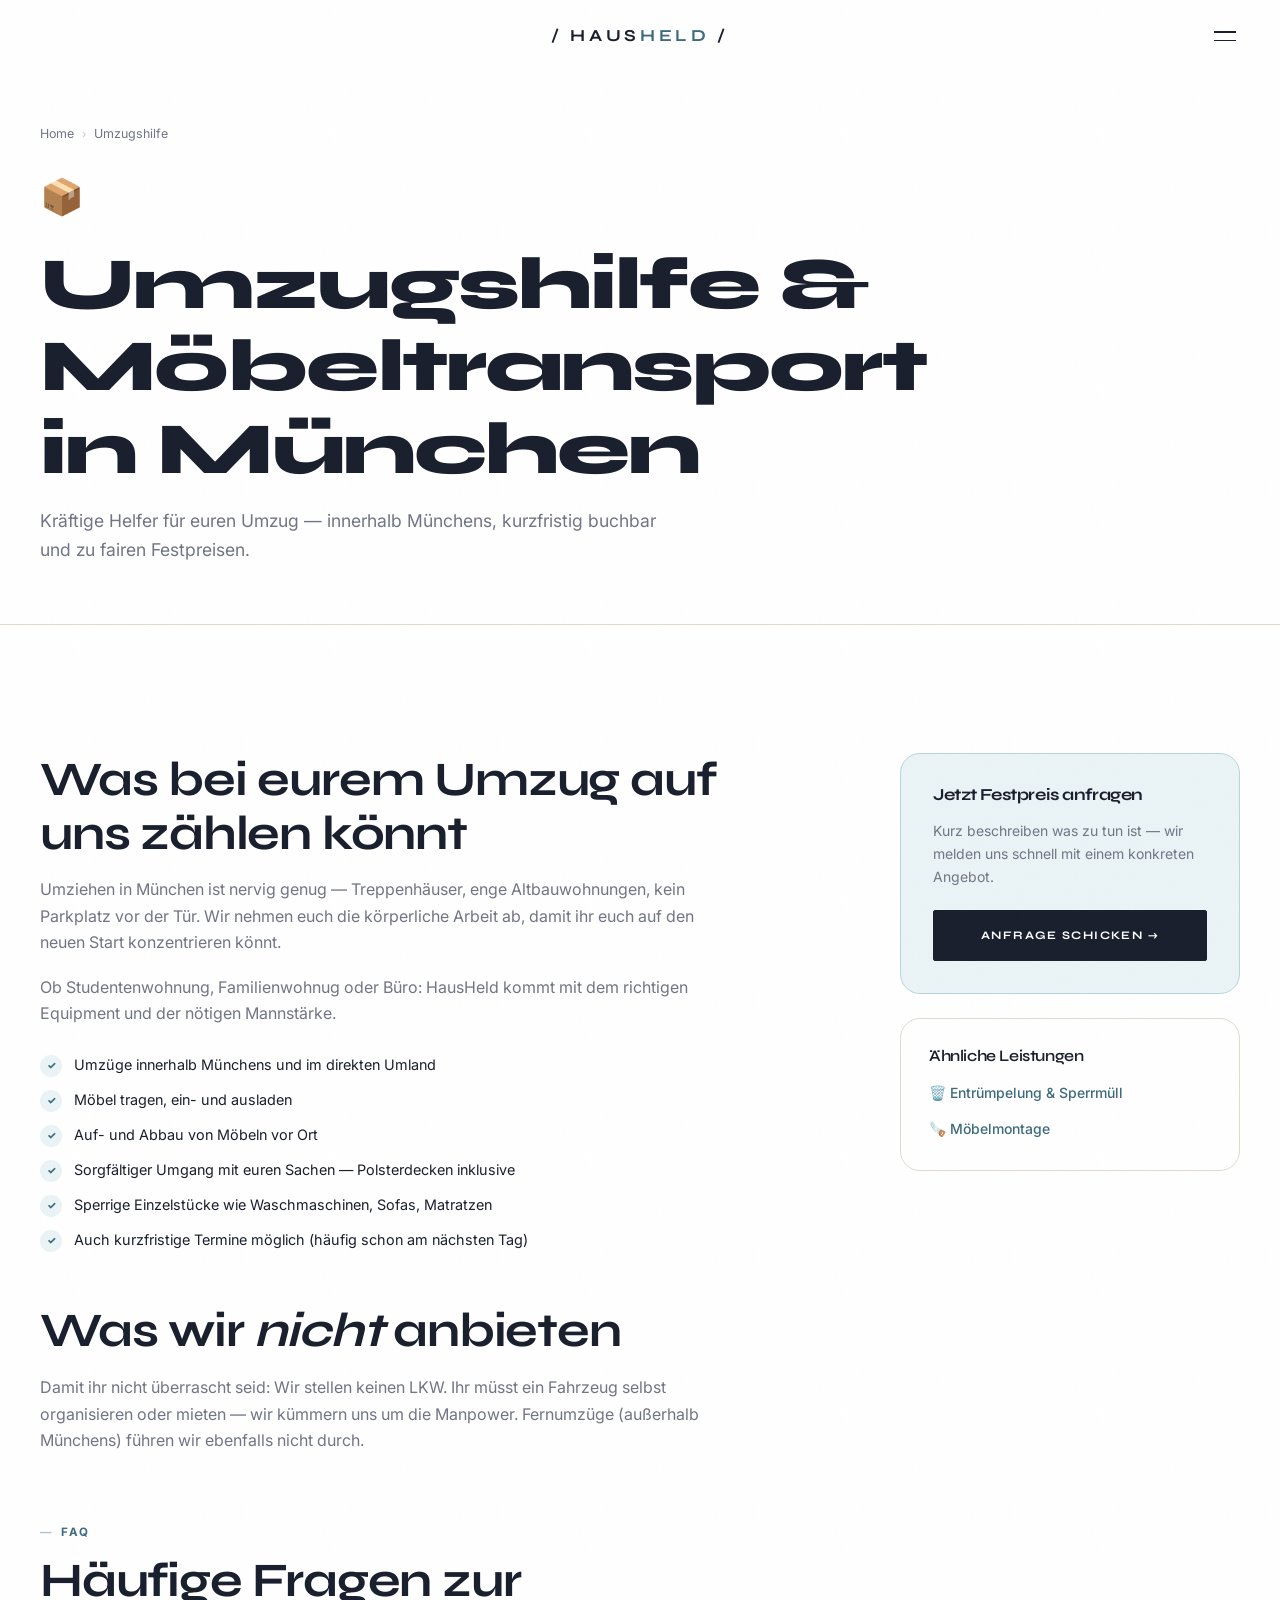
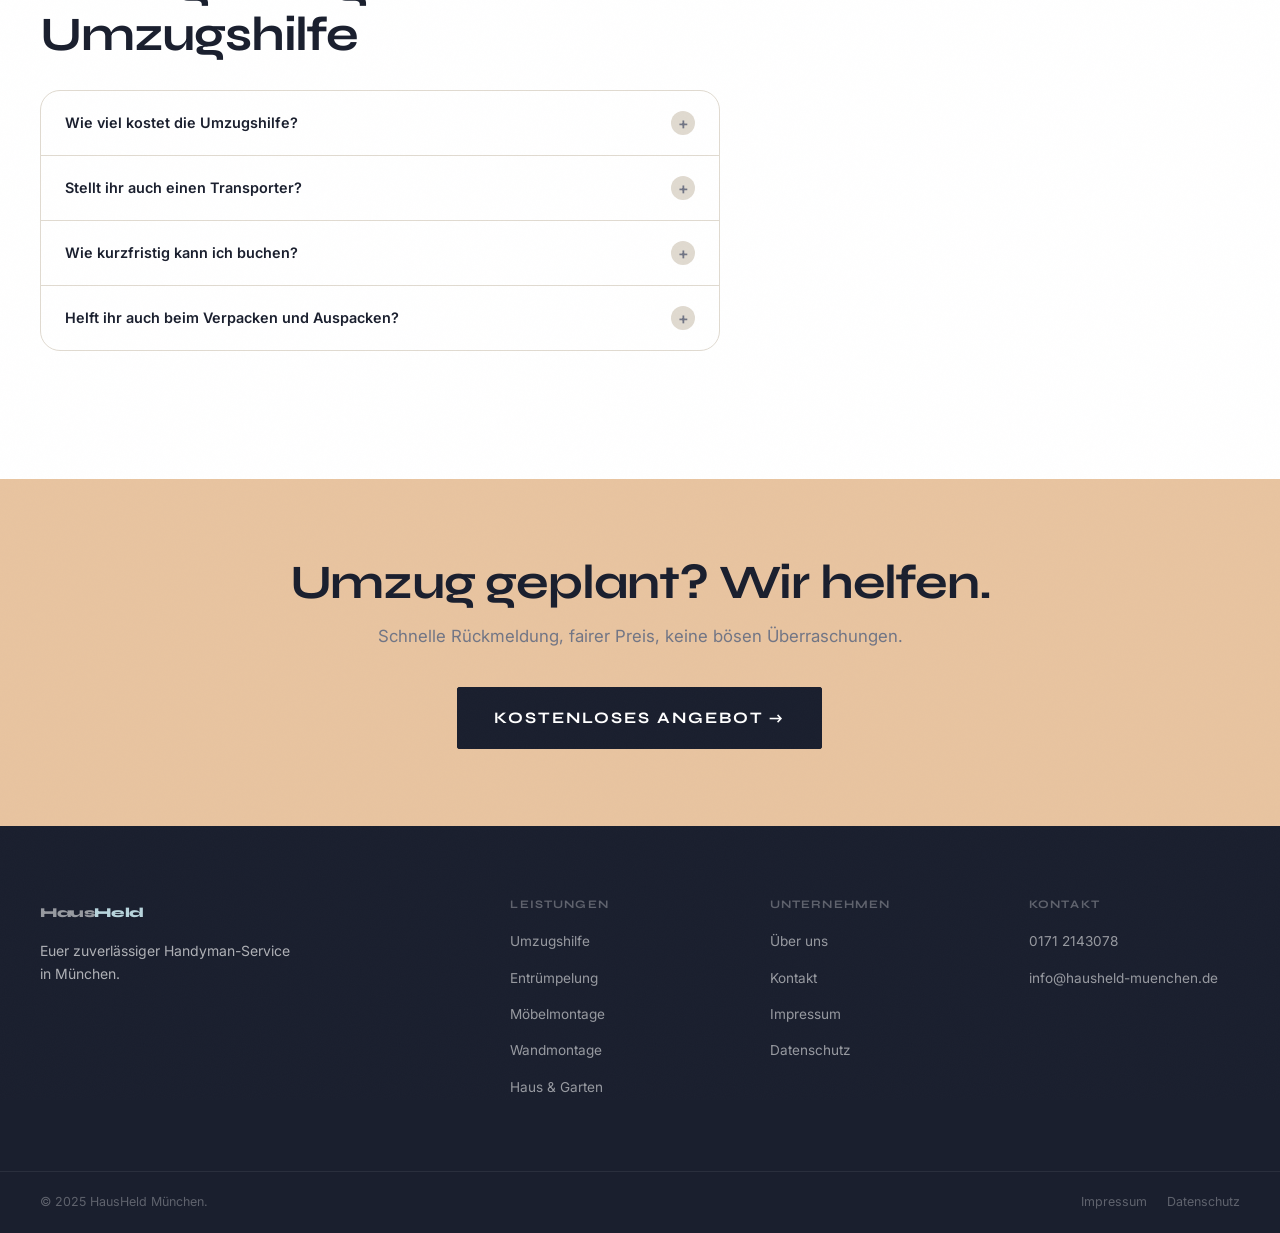
<file: leistungen/umzugshilfe.html>
<!DOCTYPE html>
<html lang="de">
<head>
  <meta charset="UTF-8">
  <meta name="viewport" content="width=device-width, initial-scale=1.0">

  <title>Umzugshilfe München – Möbeltransport & Umzugshelfer | HausHeld</title>
  <meta name="description" content="Günstige Umzugshelfer in München gesucht? HausHeld hilft beim Möbeltransport, Ein- & Ausladen, innerhalb Münchens. Kurzfristig verfügbar. Jetzt Festpreis anfragen!">
  <meta name="keywords" content="Umzugshelfer München, Umzugshilfe München, Möbeltransport München, Umzug München günstig, Umzug München kurzfristig">
  <meta name="robots" content="index, follow">

  <meta property="og:type"        content="website">
  <meta property="og:locale"      content="de_DE">
  <meta property="og:title"       content="Umzugshilfe München – HausHeld">
  <meta property="og:description" content="Professionelle Umzugshelfer in München. Möbeltransport, Ein- und Ausladen – schnell, zuverlässig, fairer Preis.">

  <link rel="canonical" href="https://hausheld-muenchen.de/leistungen/umzugshilfe.html">

  <script type="application/ld+json">
  {
    "@context": "https://schema.org",
    "@type": "Service",
    "name": "Umzugshilfe München",
    "provider": { "@type": "LocalBusiness", "name": "HausHeld München" },
    "areaServed": { "@type": "City", "name": "München" },
    "description": "Professionelle Umzugshelfer für Umzüge innerhalb Münchens: Möbeltransport, Ein- und Ausladen, Auf- und Abbau.",
    "serviceType": "Umzugshilfe"
  }
  </script>

  <link rel="preconnect" href="https://fonts.googleapis.com">
  <link rel="preconnect" href="https://fonts.gstatic.com" crossorigin>
  <link href="https://fonts.googleapis.com/css2?family=Syne:wght@400;600;700;800&family=Inter:wght@300;400;500;600&display=swap" rel="stylesheet">
  <link rel="stylesheet" href="../css/style.css">
  <link rel="icon" type="image/png" href="../favicon.png">
</head>
<body>

<header class="nav" id="nav">
  <div class="nav__bar">
    <a href="../index.html" class="nav__logo">/ Haus<span>Held</span> /</a>
    <button class="nav__toggle" id="navToggle" aria-label="Menü öffnen" aria-expanded="false">
      <span></span><span></span>
    </button>
  </div>
</header>

<nav class="nav__overlay" id="navOverlay" aria-hidden="true">
  <ul class="nav__overlay-list">
    <li><a href="../index.html">Home</a></li>
    <li><a href="umzugshilfe.html">Umzugshilfe</a></li>
    <li><a href="entruempelung.html">Entrümpelung</a></li>
    <li><a href="moebelmontage.html">Möbelmontage</a></li>
    <li><a href="wandmontage.html">Wandmontage</a></li>
    <li><a href="haus-gartenpflege.html">Haus & Garten</a></li>
    <li><a href="../ueber-uns.html">Über uns</a></li>
    <li><a href="../kontakt.html">Kontakt</a></li>
  </ul>
  <div class="nav__overlay-contact">
    <a href="tel:+491712143078">0171 2143078</a>
    <a href="mailto:info@hausheld-muenchen.de">info@hausheld-muenchen.de</a>
  </div>
</nav>

<main>

<!-- ── Page Hero ─────────────────────────────────── -->
<section class="page-hero">
  <div class="container">
    <nav class="breadcrumb" aria-label="Breadcrumb">
      <a href="../index.html">Home</a>
      <span class="breadcrumb__sep">›</span>
      <span>Umzugshilfe</span>
    </nav>
    <div class="page-hero__icon">📦</div>
    <h1>Umzugshilfe & Möbeltransport<br>in München</h1>
    <p class="page-hero__sub">Kräftige Helfer für euren Umzug — innerhalb Münchens, kurzfristig buchbar und zu fairen Festpreisen.</p>
  </div>
</section>

<!-- ── Hauptinhalt ───────────────────────────────── -->
<section class="section section--white">
  <div class="container">
    <div class="content-grid">

      <div>
        <div class="content-block">
          <h2>Was bei eurem Umzug auf uns zählen könnt</h2>
          <p>Umziehen in München ist nervig genug — Treppenhäuser, enge Altbauwohnungen, kein Parkplatz vor der Tür. Wir nehmen euch die körperliche Arbeit ab, damit ihr euch auf den neuen Start konzentrieren könnt.</p>
          <p>Ob Studentenwohnung, Familienwohnug oder Büro: HausHeld kommt mit dem richtigen Equipment und der nötigen Mannstärke.</p>

          <ul class="checklist" style="margin-top: 28px;">
            <li>Umzüge innerhalb Münchens und im direkten Umland</li>
            <li>Möbel tragen, ein- und ausladen</li>
            <li>Auf- und Abbau von Möbeln vor Ort</li>
            <li>Sorgfältiger Umgang mit euren Sachen — Polsterdecken inklusive</li>
            <li>Sperrige Einzelstücke wie Waschmaschinen, Sofas, Matratzen</li>
            <li>Auch kurzfristige Termine möglich (häufig schon am nächsten Tag)</li>
          </ul>
        </div>

        <div class="content-block">
          <h2>Was wir <em>nicht</em> anbieten</h2>
          <p>Damit ihr nicht überrascht seid: Wir stellen keinen LKW. Ihr müsst ein Fahrzeug selbst organisieren oder mieten — wir kümmern uns um die Manpower. Fernumzüge (außerhalb Münchens) führen wir ebenfalls nicht durch.</p>
        </div>

        <!-- FAQ -->
        <div class="content-block" style="margin-top: 64px;">
          <span class="label">FAQ</span>
          <h2>Häufige Fragen zur Umzugshilfe</h2>

          <div class="faq-list" style="margin-top: 28px;">

            <div class="faq-item">
              <button class="faq-item__q">
                Wie viel kostet die Umzugshilfe?
                <span class="faq-item__plus">+</span>
              </button>
              <div class="faq-item__a">
                <p>Wir arbeiten mit Festpreisen oder Stundensätzen je nach Aufwand. Schickt uns kurz, was zu tun ist (Stockwerk, Entfernung, grobe Menge), und wir nennen euch innerhalb weniger Stunden einen verbindlichen Preis.</p>
              </div>
            </div>

            <div class="faq-item">
              <button class="faq-item__q">
                Stellt ihr auch einen Transporter?
                <span class="faq-item__plus">+</span>
              </button>
              <div class="faq-item__a">
                <p>Nein, das Fahrzeug müsst ihr selbst organisieren — z.B. über Sixt, Buchbinder oder Privatverleih. Wir empfehlen gerne, welche Größe für euren Umfang sinnvoll ist.</p>
              </div>
            </div>

            <div class="faq-item">
              <button class="faq-item__q">
                Wie kurzfristig kann ich buchen?
                <span class="faq-item__plus">+</span>
              </button>
              <div class="faq-item__a">
                <p>Oft schon am nächsten Tag — schreibt uns einfach und wir schauen, was sich ausgeht. Wochenenden sind gut buchbar, frühzeitig reservieren lohnt sich trotzdem.</p>
              </div>
            </div>

            <div class="faq-item">
              <button class="faq-item__q">
                Helft ihr auch beim Verpacken und Auspacken?
                <span class="faq-item__plus">+</span>
              </button>
              <div class="faq-item__a">
                <p>Auf Wunsch ja — einfach beim Anfragen erwähnen. Verpackungsmaterial (Kartons, Folie) bringt ihr am besten selbst mit oder wir klären das vorab gemeinsam.</p>
              </div>
            </div>

          </div>
        </div>
      </div>

      <!-- Aside -->
      <aside class="content-aside">
        <div class="aside-card">
          <h3>Jetzt Festpreis anfragen</h3>
          <p>Kurz beschreiben was zu tun ist — wir melden uns schnell mit einem konkreten Angebot.</p>
          <a href="../kontakt.html" class="btn btn--primary" style="width:100%;justify-content:center;">Anfrage schicken →</a>
        </div>

        <div style="margin-top:24px; background:var(--white); border:1px solid var(--border); border-radius:var(--r-l); padding:28px;">
          <h4 style="margin-bottom:14px;">Ähnliche Leistungen</h4>
          <ul style="display:flex;flex-direction:column;gap:10px;">
            <li><a href="entruempelung.html" style="font-size:.875rem;color:var(--primary);font-weight:500;">🗑️ Entrümpelung & Sperrmüll</a></li>
            <li><a href="moebelmontage.html" style="font-size:.875rem;color:var(--primary);font-weight:500;">🪚 Möbelmontage</a></li>
          </ul>
        </div>
      </aside>

    </div>
  </div>
</section>

<!-- ── CTA ───────────────────────────────────────── -->
<section class="section--sm cta-banner">
  <div class="container">
    <div class="cta-banner__inner">
      <h2>Umzug geplant? Wir helfen.</h2>
      <p>Schnelle Rückmeldung, fairer Preis, keine bösen Überraschungen.</p>
      <a href="../kontakt.html" class="btn btn--primary btn--lg">Kostenloses Angebot →</a>
    </div>
  </div>
</section>

</main>

<footer class="footer">
  <div class="container footer__inner">
    <div class="footer__col">
      <a href="../index.html" class="footer__logo">Haus<span>Held</span></a>
      <p class="footer__tagline">Euer zuverlässiger Handyman-Service in München.</p>
    </div>
    <div class="footer__col">
      <h4>Leistungen</h4>
      <ul>
        <li><a href="umzugshilfe.html">Umzugshilfe</a></li>
        <li><a href="entruempelung.html">Entrümpelung</a></li>
        <li><a href="moebelmontage.html">Möbelmontage</a></li>
        <li><a href="wandmontage.html">Wandmontage</a></li>
        <li><a href="haus-gartenpflege.html">Haus & Garten</a></li>
      </ul>
    </div>
    <div class="footer__col">
      <h4>Unternehmen</h4>
      <ul>
        <li><a href="../ueber-uns.html">Über uns</a></li>
        <li><a href="../kontakt.html">Kontakt</a></li>
        <li><a href="../impressum.html">Impressum</a></li>
        <li><a href="../datenschutz.html">Datenschutz</a></li>
      </ul>
    </div>
    <div class="footer__col">
      <h4>Kontakt</h4>
      <ul>
        <li><a href="tel:+491712143078">0171 2143078</a></li>
        <li><a href="mailto:info@hausheld-muenchen.de">info@hausheld-muenchen.de</a></li>
      </ul>
    </div>
  </div>
  <div class="footer__bottom">
    <div class="container">
      <p>© 2025 HausHeld München.</p>
      <nav><a href="../impressum.html">Impressum</a><a href="../datenschutz.html">Datenschutz</a></nav>
    </div>
  </div>
</footer>

<script src="../js/main.js"></script>
</body>
</html>
</file>
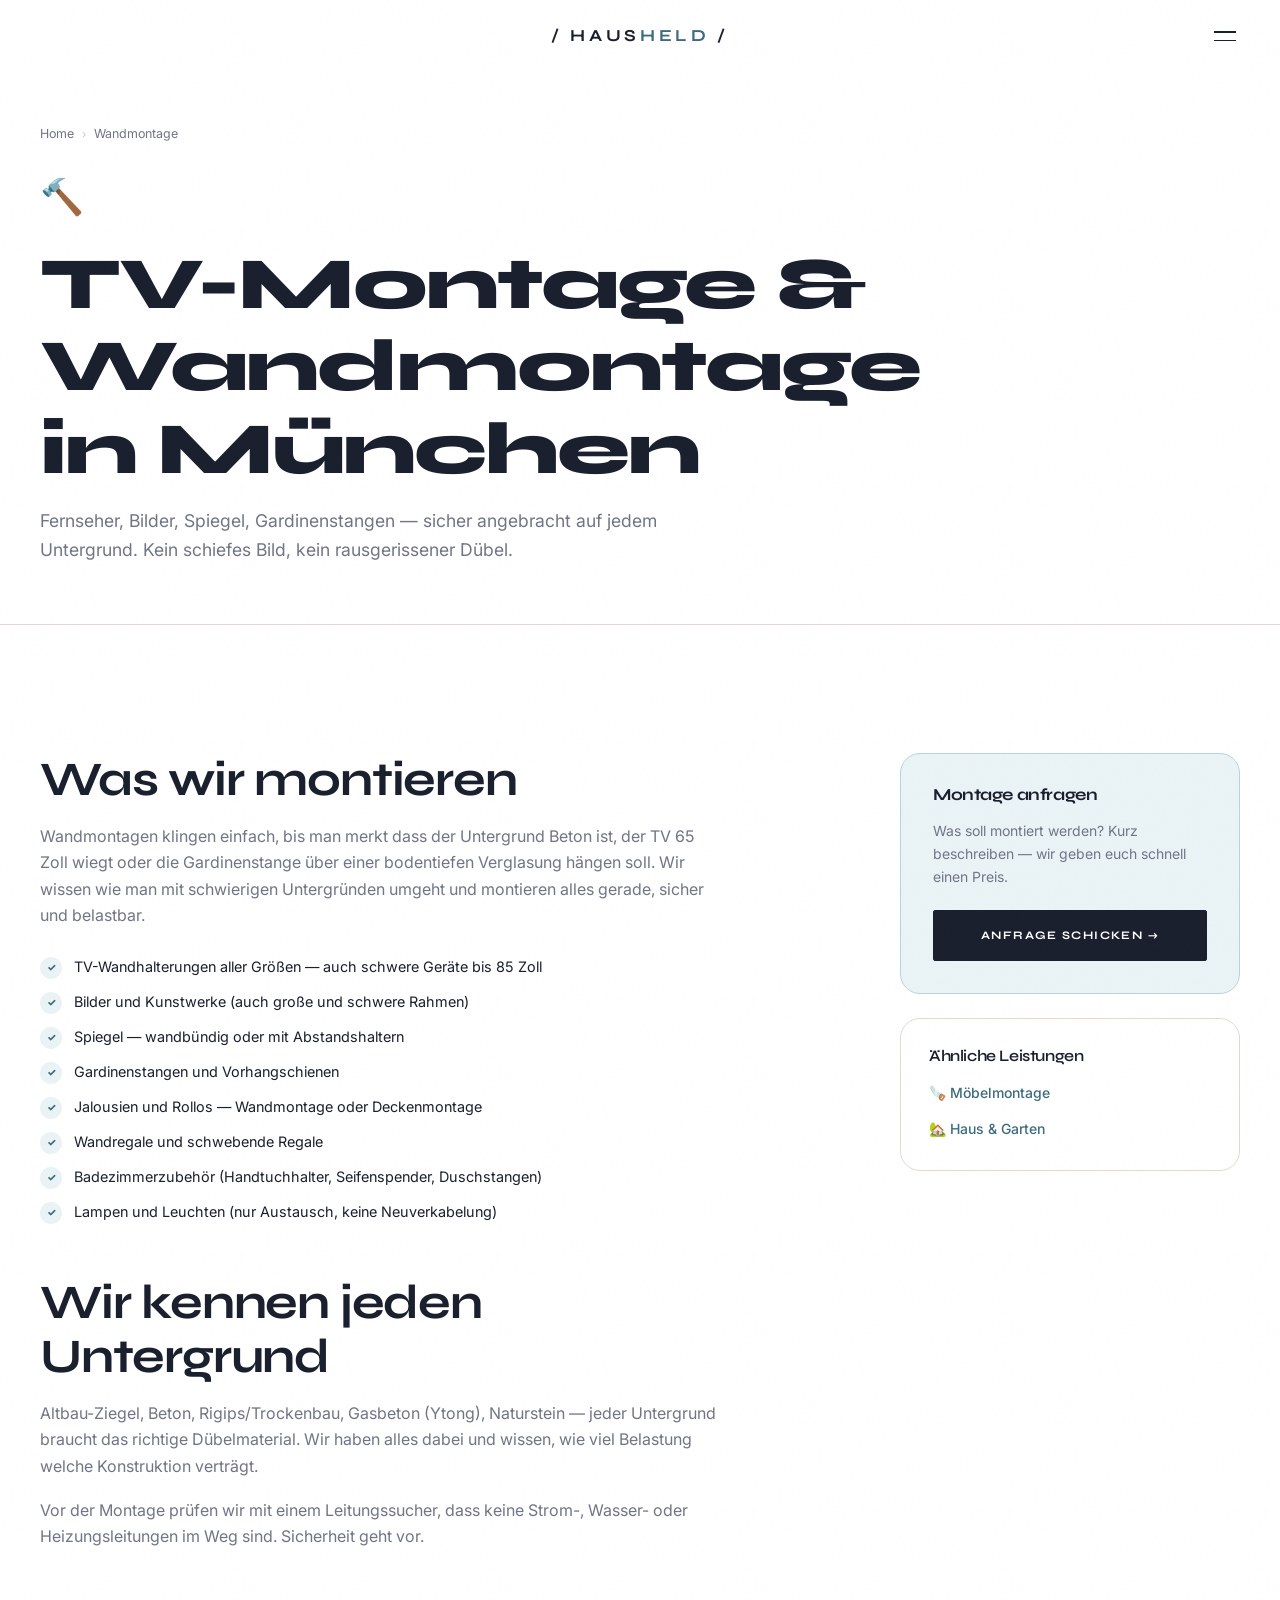
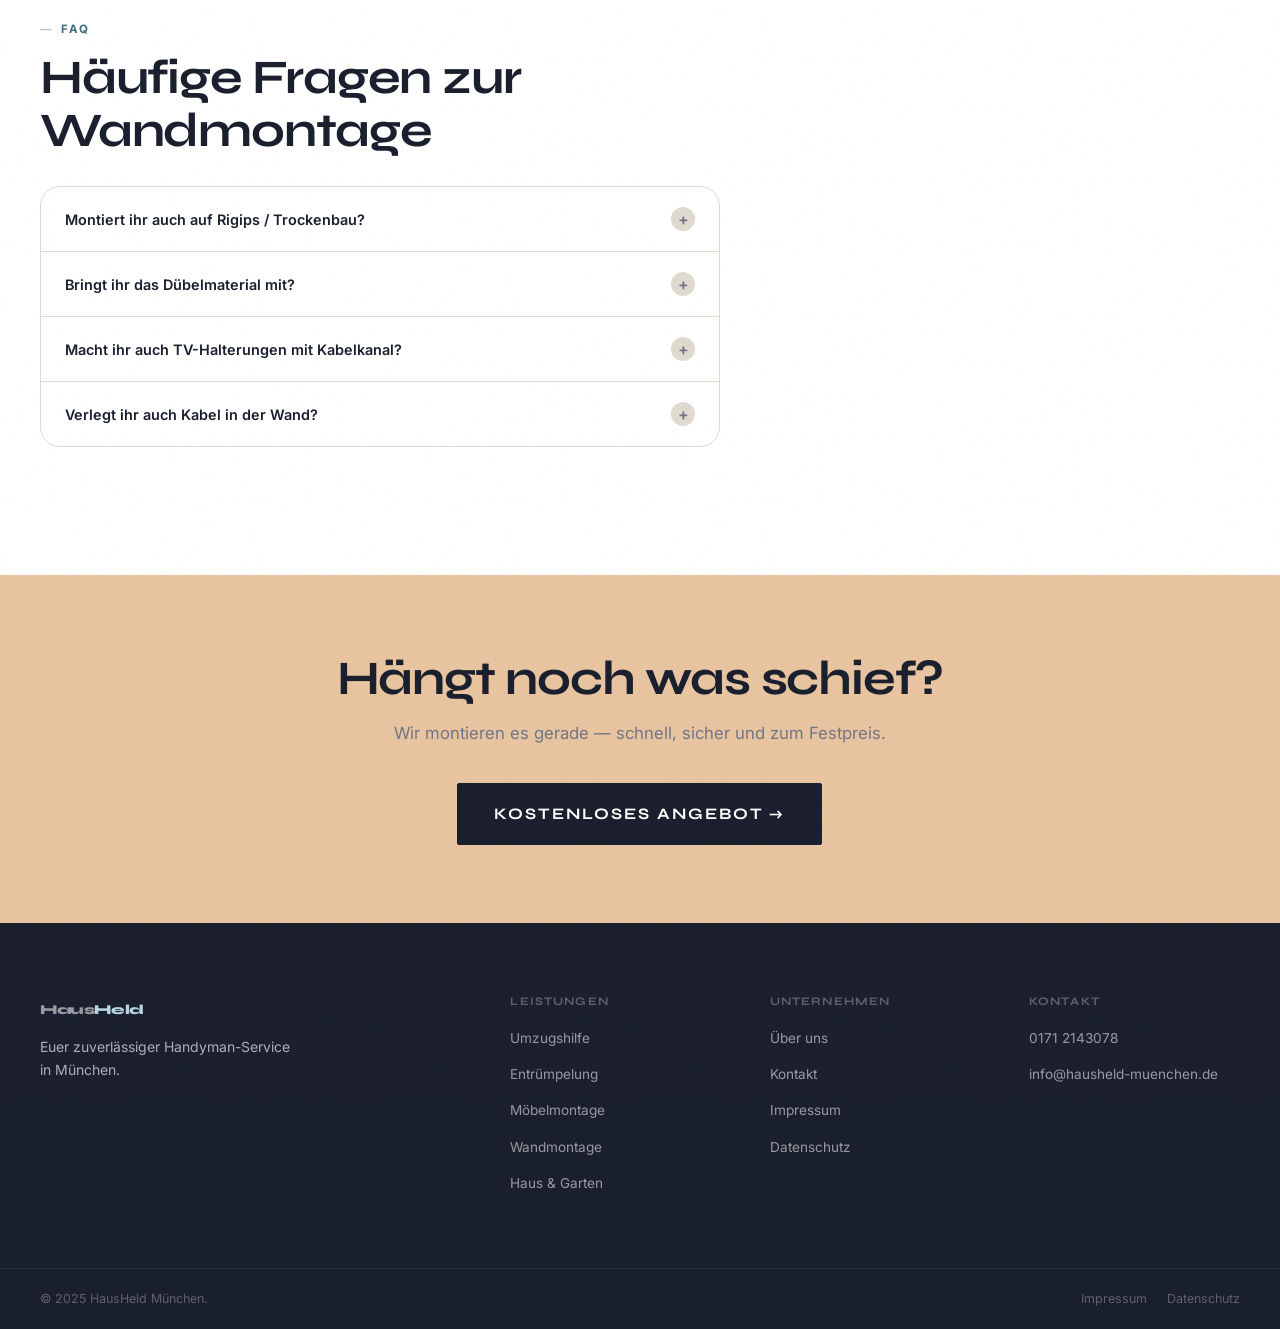
<file: leistungen/wandmontage.html>
<!DOCTYPE html>
<html lang="de">
<head>
  <meta charset="UTF-8">
  <meta name="viewport" content="width=device-width, initial-scale=1.0">

  <title>TV Montage München – Fernseher & Bilder aufhängen | HausHeld</title>
  <meta name="description" content="TV-Wandhalterung montieren, Bilder & Spiegel sicher aufhängen in München. Auch Gardinenstangen & Jalousien. Professionell, schnell, Festpreis. Jetzt anfragen!">
  <meta name="keywords" content="TV Montage München, Fernseher aufhängen München, Wandmontage München, Bilder aufhängen München, Gardinenstange montieren München">
  <meta name="robots" content="index, follow">

  <meta property="og:type"        content="website">
  <meta property="og:locale"      content="de_DE">
  <meta property="og:title"       content="TV-Wandmontage & Bilder aufhängen München – HausHeld">
  <meta property="og:description" content="Fernseher, Bilder, Spiegel, Gardinenstangen sicher montieren in München. HausHeld – professionell, kurzfristig, Festpreis.">

  <link rel="canonical" href="https://hausheld-muenchen.de/leistungen/wandmontage.html">

  <script type="application/ld+json">
  {
    "@context": "https://schema.org",
    "@type": "Service",
    "name": "Wandmontage München",
    "provider": { "@type": "LocalBusiness", "name": "HausHeld München" },
    "areaServed": { "@type": "City", "name": "München" },
    "description": "Professionelles Anbringen von TV-Wandhalterungen, Bildern, Spiegeln, Gardinenstangen und Jalousien in München.",
    "serviceType": "Wandmontage"
  }
  </script>

  <link rel="preconnect" href="https://fonts.googleapis.com">
  <link rel="preconnect" href="https://fonts.gstatic.com" crossorigin>
  <link href="https://fonts.googleapis.com/css2?family=Syne:wght@400;600;700;800&family=Inter:wght@300;400;500;600&display=swap" rel="stylesheet">
  <link rel="stylesheet" href="../css/style.css">
  <link rel="icon" type="image/png" href="../favicon.png">
</head>
<body>

<header class="nav" id="nav">
  <div class="nav__bar">
    <a href="../index.html" class="nav__logo">/ Haus<span>Held</span> /</a>
    <button class="nav__toggle" id="navToggle" aria-label="Menü öffnen" aria-expanded="false">
      <span></span><span></span>
    </button>
  </div>
</header>

<nav class="nav__overlay" id="navOverlay" aria-hidden="true">
  <ul class="nav__overlay-list">
    <li><a href="../index.html">Home</a></li>
    <li><a href="umzugshilfe.html">Umzugshilfe</a></li>
    <li><a href="entruempelung.html">Entrümpelung</a></li>
    <li><a href="moebelmontage.html">Möbelmontage</a></li>
    <li><a href="wandmontage.html">Wandmontage</a></li>
    <li><a href="haus-gartenpflege.html">Haus & Garten</a></li>
    <li><a href="../ueber-uns.html">Über uns</a></li>
    <li><a href="../kontakt.html">Kontakt</a></li>
  </ul>
  <div class="nav__overlay-contact">
    <a href="tel:+491712143078">0171 2143078</a>
    <a href="mailto:info@hausheld-muenchen.de">info@hausheld-muenchen.de</a>
  </div>
</nav>

<main>

<section class="page-hero">
  <div class="container">
    <nav class="breadcrumb" aria-label="Breadcrumb">
      <a href="../index.html">Home</a>
      <span class="breadcrumb__sep">›</span>
      <span>Wandmontage</span>
    </nav>
    <div class="page-hero__icon">🔨</div>
    <h1>TV-Montage & Wandmontage<br>in München</h1>
    <p class="page-hero__sub">Fernseher, Bilder, Spiegel, Gardinenstangen — sicher angebracht auf jedem Untergrund. Kein schiefes Bild, kein rausgerissener Dübel.</p>
  </div>
</section>

<section class="section section--white">
  <div class="container">
    <div class="content-grid">

      <div>
        <div class="content-block">
          <h2>Was wir montieren</h2>
          <p>Wandmontagen klingen einfach, bis man merkt dass der Untergrund Beton ist, der TV 65 Zoll wiegt oder die Gardinenstange über einer bodentiefen Verglasung hängen soll. Wir wissen wie man mit schwierigen Untergründen umgeht und montieren alles gerade, sicher und belastbar.</p>

          <ul class="checklist" style="margin-top: 28px;">
            <li>TV-Wandhalterungen aller Größen — auch schwere Geräte bis 85 Zoll</li>
            <li>Bilder und Kunstwerke (auch große und schwere Rahmen)</li>
            <li>Spiegel — wandbündig oder mit Abstandshaltern</li>
            <li>Gardinenstangen und Vorhangschienen</li>
            <li>Jalousien und Rollos — Wandmontage oder Deckenmontage</li>
            <li>Wandregale und schwebende Regale</li>
            <li>Badezimmerzubehör (Handtuchhalter, Seifen­spender, Duschstangen)</li>
            <li>Lampen und Leuchten (nur Austausch, keine Neuverkabelung)</li>
          </ul>
        </div>

        <div class="content-block">
          <h2>Wir kennen jeden Untergrund</h2>
          <p>Altbau-Ziegel, Beton, Rigips/Trockenbau, Gasbeton (Ytong), Naturstein — jeder Untergrund braucht das richtige Dübelmaterial. Wir haben alles dabei und wissen, wie viel Belastung welche Konstruktion verträgt.</p>
          <p>Vor der Montage prüfen wir mit einem Leitungssucher, dass keine Strom-, Wasser- oder Heizungsleitungen im Weg sind. Sicherheit geht vor.</p>
        </div>

        <div class="content-block" style="margin-top: 64px;">
          <span class="label">FAQ</span>
          <h2>Häufige Fragen zur Wandmontage</h2>

          <div class="faq-list" style="margin-top: 28px;">

            <div class="faq-item">
              <button class="faq-item__q">
                Montiert ihr auch auf Rigips / Trockenbau?
                <span class="faq-item__plus">+</span>
              </button>
              <div class="faq-item__a">
                <p>Ja — mit den richtigen Hohlraumdübeln. Wir erklären euch dabei, was die Konstruktion trägt und was besser an einer Massivwand montiert werden sollte (z.B. sehr schwere TV-Halterungen).</p>
              </div>
            </div>

            <div class="faq-item">
              <button class="faq-item__q">
                Bringt ihr das Dübelmaterial mit?
                <span class="faq-item__plus">+</span>
              </button>
              <div class="faq-item__a">
                <p>Ja, wir haben gängige Dübel und Schrauben dabei. Bei sehr speziellen Anforderungen klären wir das vorab, damit wir das richtige Material mitbringen.</p>
              </div>
            </div>

            <div class="faq-item">
              <button class="faq-item__q">
                Macht ihr auch TV-Halterungen mit Kabelkanal?
                <span class="faq-item__plus">+</span>
              </button>
              <div class="faq-item__a">
                <p>Ja, auf Wunsch montieren wir einen Kabelkanal aus dem Baumarkt damit die Kabel nicht sichtbar hängen. Einfach beim Anfragen erwähnen — Kabelkanal könnt ihr vorab kaufen oder wir bringen einen mit.</p>
              </div>
            </div>

            <div class="faq-item">
              <button class="faq-item__q">
                Verlegt ihr auch Kabel in der Wand?
                <span class="faq-item__plus">+</span>
              </button>
              <div class="faq-item__a">
                <p>Nein — das ist Elektroinstallationsarbeit und erfordert eine Zulassung. Wir montieren die Halterung und nutzen vorhandene oder externe Kabelkanäle, aber keine Unterputz-Verlegung.</p>
              </div>
            </div>

          </div>
        </div>
      </div>

      <aside class="content-aside">
        <div class="aside-card">
          <h3>Montage anfragen</h3>
          <p>Was soll montiert werden? Kurz beschreiben — wir geben euch schnell einen Preis.</p>
          <a href="../kontakt.html" class="btn btn--primary" style="width:100%;justify-content:center;">Anfrage schicken →</a>
        </div>
        <div style="margin-top:24px; background:var(--white); border:1px solid var(--border); border-radius:var(--r-l); padding:28px;">
          <h4 style="margin-bottom:14px;">Ähnliche Leistungen</h4>
          <ul style="display:flex;flex-direction:column;gap:10px;">
            <li><a href="moebelmontage.html" style="font-size:.875rem;color:var(--primary);font-weight:500;">🪚 Möbelmontage</a></li>
            <li><a href="haus-gartenpflege.html" style="font-size:.875rem;color:var(--primary);font-weight:500;">🏡 Haus & Garten</a></li>
          </ul>
        </div>
      </aside>

    </div>
  </div>
</section>

<section class="section--sm cta-banner">
  <div class="container">
    <div class="cta-banner__inner">
      <h2>Hängt noch was schief?</h2>
      <p>Wir montieren es gerade — schnell, sicher und zum Festpreis.</p>
      <a href="../kontakt.html" class="btn btn--primary btn--lg">Kostenloses Angebot →</a>
    </div>
  </div>
</section>

</main>

<footer class="footer">
  <div class="container footer__inner">
    <div class="footer__col">
      <a href="../index.html" class="footer__logo">Haus<span>Held</span></a>
      <p class="footer__tagline">Euer zuverlässiger Handyman-Service in München.</p>
    </div>
    <div class="footer__col">
      <h4>Leistungen</h4>
      <ul>
        <li><a href="umzugshilfe.html">Umzugshilfe</a></li>
        <li><a href="entruempelung.html">Entrümpelung</a></li>
        <li><a href="moebelmontage.html">Möbelmontage</a></li>
        <li><a href="wandmontage.html">Wandmontage</a></li>
        <li><a href="haus-gartenpflege.html">Haus & Garten</a></li>
      </ul>
    </div>
    <div class="footer__col">
      <h4>Unternehmen</h4>
      <ul>
        <li><a href="../ueber-uns.html">Über uns</a></li>
        <li><a href="../kontakt.html">Kontakt</a></li>
        <li><a href="../impressum.html">Impressum</a></li>
        <li><a href="../datenschutz.html">Datenschutz</a></li>
      </ul>
    </div>
    <div class="footer__col">
      <h4>Kontakt</h4>
      <ul>
        <li><a href="tel:+491712143078">0171 2143078</a></li>
        <li><a href="mailto:info@hausheld-muenchen.de">info@hausheld-muenchen.de</a></li>
      </ul>
    </div>
  </div>
  <div class="footer__bottom">
    <div class="container">
      <p>© 2025 HausHeld München.</p>
      <nav><a href="../impressum.html">Impressum</a><a href="../datenschutz.html">Datenschutz</a></nav>
    </div>
  </div>
</footer>

<script src="../js/main.js"></script>
</body>
</html>
</file>
<file: css/style.css>
@import url('https://fonts.googleapis.com/css2?family=Syne:wght@400;600;700;800&family=Inter:wght@300;400;500;600&display=swap');

:root {
  --bg:            #F7F5F0;
  --white:         #FFFFFF;
  --primary:       #3D6B7D;
  --primary-light: #B8D4DC;
  --primary-pale:  #EAF3F6;
  --accent:        #E8C4A0;
  --accent-dark:   #C8956A;
  --text:          #1A1F2E;
  --text-muted:    #717585;
  --border:        #E0DAD0;

  --font-head: 'Syne', sans-serif;
  --font-body: 'Inter', sans-serif;

  --max-w:  1200px;
  --nav-h:  72px;

  --r-s:  6px;
  --r-m:  12px;
  --r-l:  20px;
  --r-xl: 40px;

  --shadow-s: 0 2px 12px rgba(26,31,46,.05);
  --shadow-m: 0 6px 32px rgba(26,31,46,.09);
  --shadow-l: 0 16px 60px rgba(26,31,46,.12);

  --ease: cubic-bezier(.4,0,.2,1);
}

*, *::before, *::after { box-sizing: border-box; margin: 0; padding: 0; }

html { scroll-behavior: smooth; }

body {
  font-family: var(--font-body);
  background: var(--bg);
  color: var(--text);
  line-height: 1.65;
  -webkit-font-smoothing: antialiased;
}

img, svg { display: block; max-width: 100%; }
a { color: inherit; text-decoration: none; }
ul, ol { list-style: none; }
button { font-family: var(--font-body); }

/* ── Typography ────────────────────────────────────── */

h1, h2, h3, h4 {
  font-family: var(--font-head);
  line-height: 1.12;
  letter-spacing: -0.025em;
}

h1 { font-size: clamp(1.9rem, 6vw, 4.6rem); font-weight: 800; overflow-wrap: break-word; hyphens: auto; }
h2 { font-size: clamp(1.8rem, 4vw, 3rem);   font-weight: 700; }
h3 { font-size: clamp(1.15rem, 2.5vw, 1.5rem); font-weight: 700; }
h4 { font-size: 1rem; font-weight: 600; }

p { max-width: 68ch; }

/* ── Layout ────────────────────────────────────────── */

.container {
  width: min(var(--max-w), 100% - 2.5rem);
  margin-inline: auto;
}

.section        { padding-block: clamp(72px, 10vw, 128px); }
.section--sm    { padding-block: clamp(48px,  6vw,  80px); }
.section--dark  { background: var(--text); color: var(--white); }
.section--white { background: var(--white); }

/* ── Buttons ───────────────────────────────────────── */

.btn {
  display: inline-flex;
  align-items: center;
  gap: 10px;
  padding: 15px 30px;
  border-radius: 2px;            /* scharf, kein Pill */
  font-family: var(--font-head);
  font-size: .72rem;
  font-weight: 700;
  letter-spacing: .12em;
  text-transform: uppercase;
  border: 1.5px solid transparent;
  cursor: pointer;
  transition: color .25s var(--ease), border-color .25s var(--ease);
  white-space: nowrap;
  position: relative;
  overflow: hidden;
  will-change: transform;
}

/* Fill-Animation von links */
.btn::before {
  content: '';
  position: absolute;
  inset: 0;
  transform: scaleX(0);
  transform-origin: left center;
  transition: transform 0.38s cubic-bezier(0.4,0,0.2,1);
  z-index: 0;
}
.btn:hover::before  { transform: scaleX(1); }
.btn > *            { position: relative; z-index: 1; }

.btn--primary {
  background: var(--text);
  color: var(--white);
  border-color: var(--text);
}
.btn--primary::before { background: var(--primary); }
.btn--primary:hover   { color: var(--white); border-color: var(--primary); }

.btn--outline {
  background: transparent;
  color: var(--text);
  border-color: var(--text);
}
.btn--outline::before { background: var(--text); }
.btn--outline:hover   { color: var(--white); }

.btn--accent {
  background: var(--text);
  color: var(--white);
  border-color: var(--text);
}
.btn--accent:hover {
  background: var(--accent-dark);
  border-color: var(--accent-dark);
  transform: translateY(-1px);
}

.btn--lg { padding: 17px 36px; font-size: 1rem; }

/* ── Navigation ────────────────────────────────────── */

.nav {
  position: fixed;
  top: 0; left: 0; right: 0;
  z-index: 200;
  height: var(--nav-h);
}

.nav__bar {
  position: relative;
  display: flex;
  align-items: center;
  height: var(--nav-h);
  padding: 0 2rem;
  transition: background 0.4s, border-color 0.4s;
}

.nav.scrolled .nav__bar {
  background: rgba(247, 245, 240, 0.96);
  backdrop-filter: blur(14px);
  -webkit-backdrop-filter: blur(14px);
  border-bottom: 1px solid var(--border);
}

.nav.overlay-open .nav__bar {
  background: transparent !important;
  border-bottom-color: transparent !important;
  backdrop-filter: none !important;
}

/* Centered logo */
.nav__logo {
  position: absolute;
  left: 50%;
  transform: translateX(-50%);
  font-family: var(--font-head);
  font-size: 1.05rem;
  font-weight: 700;
  letter-spacing: 0.22em;
  text-transform: uppercase;
  color: var(--text);
  white-space: nowrap;
  transition: color 0.35s;
  z-index: 201;
}
.nav__logo span { color: var(--primary); }
.nav.overlay-open .nav__logo       { color: rgba(255,255,255,.85); }
.nav.overlay-open .nav__logo span  { color: rgba(255,255,255,.45); }

/* Hamburger — two clean lines */
.nav__toggle {
  display: flex;
  flex-direction: column;
  justify-content: center;
  gap: 7px;
  width: 40px;
  height: 40px;
  padding: 6px;
  background: none;
  border: none;
  cursor: pointer;
  margin-left: auto;
  position: relative;
  z-index: 201;
}
.nav__toggle span {
  display: block;
  width: 22px;
  height: 1.5px;
  background: var(--text);
  transition: all 0.35s var(--ease);
  transform-origin: center;
}
.nav.overlay-open .nav__toggle span         { background: rgba(255,255,255,.8); }
.nav__toggle.active span:nth-child(1)       { transform: translateY(4.25px) rotate(45deg); }
.nav__toggle.active span:nth-child(2)       { transform: translateY(-4.25px) rotate(-45deg); }

/* Fullscreen overlay */
.nav__overlay {
  position: fixed;
  inset: 0;
  z-index: 199;
  background: var(--text);
  display: flex;
  flex-direction: column;
  align-items: center;
  justify-content: center;
  opacity: 0;
  visibility: hidden;
  pointer-events: none;
  transition: opacity 0.5s var(--ease), visibility 0.5s;
}
.nav__overlay.open {
  opacity: 1;
  visibility: visible;
  pointer-events: auto;
}

.nav__overlay-list {
  display: flex;
  flex-direction: column;
  align-items: center;
  gap: 2px;
  margin-bottom: 48px;
}

.nav__overlay-list li { overflow: hidden; }

.nav__overlay-list a {
  display: block;
  font-family: var(--font-head);
  font-size: clamp(1.8rem, 4.5vw, 3.4rem);
  font-weight: 700;
  color: rgba(255,255,255,.55);
  letter-spacing: -0.025em;
  line-height: 1.35;
  text-align: center;
  transition: color 0.2s, letter-spacing 0.3s var(--ease);
  padding: 2px 0;
}
.nav__overlay-list a:hover {
  color: var(--white);
  letter-spacing: 0.005em;
}

.nav__overlay-contact {
  display: flex;
  flex-direction: column;
  align-items: center;
  gap: 8px;
  border-top: 1px solid rgba(255,255,255,.08);
  padding-top: 28px;
}
.nav__overlay-contact a {
  font-size: .82rem;
  color: rgba(255,255,255,.3);
  letter-spacing: 0.04em;
  transition: color 0.2s;
}
.nav__overlay-contact a:hover { color: rgba(255,255,255,.65); }

/* ── Hero ──────────────────────────────────────────── */

/* ── Hero Stage — volle Viewport-Höhe mit zentraler Illustration ── */

.hero-stage {
  height: 100vh;
  min-height: 560px;
  background: #ECEAE6;
  display: flex;
  flex-direction: column;
  align-items: center;
  justify-content: flex-end;
  position: relative;
  overflow: visible; /* Bild darf über die Schräge hinausragen */
  padding-top: var(--nav-h);
}

.hero-stage::after {
  content: '';
  position: absolute;
  bottom: -1px; left: 0; right: 0;
  height: 110px;
  background: var(--bg);
  clip-path: polygon(0 100%, 100% 38%, 100% 100%);
  pointer-events: none;
  z-index: 1;
}

.hero-stage__visual {
  width: min(900px, 88vw);
  animation: hp-fade 1.3s ease 0.4s both;
  position: relative;
  z-index: 3; /* über der Schräge (::after hat z-index: 1) */
  margin-bottom: -60px;
  will-change: transform;
}

.hero-stage__visual img {
  width: 100%;
  height: auto;
  display: block;
  user-select: none;
  -webkit-user-drag: none;
}

/* Scroll-Hinweis unten */
.hero-stage__hint {
  position: absolute;
  bottom: 40px;
  left: 50%;
  transform: translateX(-50%);
  display: flex;
  flex-direction: column;
  align-items: center;
  gap: 10px;
  z-index: 2;
}

.hero-stage__hint span {
  font-size: .6rem;
  letter-spacing: .28em;
  text-transform: uppercase;
  color: var(--text-muted);
  opacity: 0.45;
}

.hero-stage__hint-line {
  width: 1px;
  height: 36px;
  background: var(--text-muted);
  opacity: 0.22;
  transform-origin: top;
  animation: hint-scroll 2.2s ease-in-out infinite;
}

@keyframes hint-scroll {
  0%, 100% { transform: scaleY(1);   opacity: 0.22; }
  55%       { transform: scaleY(0.3); opacity: 0.06; }
}

/* ── Hero Content — Text erscheint beim Scrollen ── */

.hero-content {
  background: var(--bg);
  padding: clamp(88px, 12vw, 148px) 0 clamp(72px, 8vw, 112px);
}

.hero-content .container { max-width: 860px; }

/* Kompatibilität: hero__content und hero__inner nicht mehr genutzt */
.hero__inner  { display: block; }
.hero__content { display: block; }

.hero__label {
  display: inline-block;
  font-size: .72rem;
  font-weight: 600;
  letter-spacing: .18em;
  text-transform: uppercase;
  color: var(--text-muted);
  margin-bottom: 28px;
}

.hero__headline {
  margin-bottom: 24px;
  letter-spacing: -0.03em;
}
.hero__headline em {
  font-style: normal;
  color: var(--primary);
  opacity: .85;
}

.hero__sub {
  font-size: 1.1rem;
  color: var(--text-muted);
  line-height: 1.7;
  margin-bottom: 44px;
}

.hero__actions {
  display: flex;
  flex-wrap: wrap;
  gap: 12px;
  margin-bottom: 52px;
}

.hero__trust {
  display: flex;
  flex-wrap: wrap;
  gap: 20px;
}

.hero__trust-item {
  display: flex;
  align-items: center;
  gap: 8px;
  font-size: .83rem;
  color: var(--text-muted);
  font-weight: 500;
}
.hero__trust-item::before {
  content: '✓';
  display: flex; align-items: center; justify-content: center;
  width: 20px; height: 20px;
  background: var(--primary-pale);
  color: var(--primary);
  border-radius: 50%;
  font-size: .65rem;
  font-weight: 800;
  flex-shrink: 0;
}

.hero__visual {
  flex: 0 0 440px;
  width: 440px;
}

/* ── Section headers ───────────────────────────────── */

.label {
  display: inline-block;
  font-size: .72rem;
  font-weight: 700;
  letter-spacing: .12em;
  text-transform: uppercase;
  color: var(--primary);
  margin-bottom: 12px;
}

/* Weaintplastic-Stil: großer gesperrter Abschnittstitel */
.display-title {
  font-family: var(--font-head);
  font-size: clamp(1.5rem, 4vw, 2.6rem);
  font-weight: 800;
  letter-spacing: 0.28em;
  text-transform: uppercase;
  text-align: center;
  color: var(--text);
  margin-bottom: 20px;
  transform: scaleX(0);
  transform-origin: center;
  opacity: 0;
  transition:
    transform 1.4s cubic-bezier(0.16, 1, 0.3, 1),
    opacity   0.7s ease;
}

.display-title.is-visible {
  transform: scaleX(1);
  opacity: 1;
}

.display-rule {
  width: 36px;
  height: 1px;
  background: var(--text);
  opacity: 0;
  margin: 0 auto 48px;
  transform: scaleX(0);
  transform-origin: center;
  transition:
    transform 0.55s cubic-bezier(0.16, 1, 0.3, 1),
    opacity   0.4s ease;
  transition-delay: 0.8s;
}

.display-rule.is-visible {
  opacity: 0.2;
  transform: scaleX(1);
}

.section-header { margin-bottom: 56px; }
.section-header h2 { margin-bottom: 14px; }
.section-header p {
  font-size: 1.05rem;
  color: var(--text-muted);
}
.section-header--centered { text-align: center; }
.section-header--centered p { margin-inline: auto; }

/* ── Services Row (weaintplastic-Stil) ───────────────── */

.services-row {
  display: flex;
  justify-content: center;
  align-items: flex-start;
  gap: clamp(28px, 6vw, 88px);
  flex-wrap: wrap;
}

.service-item {
  display: flex;
  flex-direction: column;
  align-items: center;
  gap: 18px;
  text-decoration: none;
  color: var(--text);
  position: relative;
  padding-bottom: 6px;
}

.service-item::after {
  content: '';
  position: absolute;
  bottom: 0;
  left: 50%;
  width: 20px;
  height: 1px;
  background: var(--text);
  transform: translateX(-50%) scaleX(0);
  transform-origin: center;
  transition: transform 0.3s var(--ease);
}
.service-item:hover::after { transform: translateX(-50%) scaleX(1); }

.service-item__icon {
  width: 48px; height: 48px;
  display: flex; align-items: center; justify-content: center;
  color: var(--text);
  opacity: 0.65;
  position: relative;
  overflow: hidden;
  transition: opacity 0.25s, transform 0.4s cubic-bezier(0.34, 1.56, 0.64, 1);
}

/* Glanz-Effekt */
.service-item__icon::before {
  content: '';
  position: absolute;
  top: -20%;
  left: -80%;
  width: 45%;
  height: 140%;
  background: linear-gradient(
    105deg,
    transparent 30%,
    rgba(255,255,255,0.55) 50%,
    transparent 70%
  );
  transform: skewX(-15deg);
  transition: left 0.55s ease;
  pointer-events: none;
  z-index: 2;
}

.service-item__icon svg { width: 44px; height: 44px; position: relative; z-index: 1; }

.service-item:hover .service-item__icon {
  opacity: 1;
  transform: scale(1.28);
}

.service-item:hover .service-item__icon::before {
  left: 140%;
}

/* Mobile: automatischer Shimmer da kein Hover existiert */
@keyframes auto-shimmer {
  0%, 60%, 100% { left: -80%; }
  30%           { left: 140%; }
}

@media (hover: none) {
  .service-item__icon::before {
    animation: auto-shimmer 3s ease infinite;
  }
  .service-item:nth-child(1) .service-item__icon::before { animation-delay: 0s; }
  .service-item:nth-child(2) .service-item__icon::before { animation-delay: 0.5s; }
  .service-item:nth-child(3) .service-item__icon::before { animation-delay: 1s; }
  .service-item:nth-child(4) .service-item__icon::before { animation-delay: 1.5s; }
  .service-item:nth-child(5) .service-item__icon::before { animation-delay: 2s; }
}


.service-item__name {
  font-family: var(--font-head);
  font-size: .82rem;
  font-weight: 700;
  letter-spacing: 0.04em;
  text-align: center;
  white-space: nowrap;
}


/* ── Features / Why us ─────────────────────────────── */

.features-grid {
  display: grid;
  grid-template-columns: repeat(auto-fit, minmax(220px, 1fr));
  gap: 0;
}

.feature {
  display: flex;
  flex-direction: column;
  gap: 12px;
  padding: 32px 32px 32px 0;
  border-top: 1px solid var(--border);
}

.feature__num {
  font-family: var(--font-head);
  font-size: .7rem;
  font-weight: 700;
  letter-spacing: .12em;
  color: var(--text-muted);
  opacity: 0.5;
}

.feature__title {
  font-family: var(--font-head);
  font-size: 1rem;
  font-weight: 700;
  letter-spacing: -0.01em;
}

.feature__text {
  font-size: .875rem;
  color: var(--text-muted);
  line-height: 1.7;
  max-width: none;
}

/* ── Steps ─────────────────────────────────────────── */

.steps-grid {
  display: grid;
  grid-template-columns: repeat(auto-fit, minmax(220px, 1fr));
  gap: 40px;
  padding-top: 16px;
}

.step__num {
  font-family: var(--font-head);
  font-size: 3.6rem;
  font-weight: 800;
  color: rgba(255,255,255,.1);
  line-height: 1;
  margin-bottom: 4px;
}

.step__title {
  font-family: var(--font-head);
  font-size: 1.05rem;
  font-weight: 700;
  color: var(--white);
  margin-bottom: 8px;
}

.step__text {
  font-size: .875rem;
  color: rgba(255,255,255,.6);
  max-width: none;
}

/* ── Testimonials ──────────────────────────────────── */

.testimonials-grid {
  display: grid;
  grid-template-columns: repeat(auto-fit, minmax(280px, 1fr));
  gap: 24px;
}

.testimonial {
  background: var(--white);
  border: 1px solid var(--border);
  border-radius: var(--r-l);
  padding: 32px;
}

.testimonial__stars {
  color: #F5A623;
  font-size: .95rem;
  margin-bottom: 14px;
  letter-spacing: 2px;
}

.testimonial__text {
  font-size: .925rem;
  color: var(--text);
  line-height: 1.72;
  font-style: italic;
  margin-bottom: 24px;
  max-width: none;
}

.testimonial__author {
  display: flex;
  align-items: center;
  gap: 12px;
}

.testimonial__avatar {
  width: 42px; height: 42px;
  border-radius: 50%;
  background: var(--primary-pale);
  color: var(--primary);
  font-family: var(--font-head);
  font-weight: 800;
  font-size: .875rem;
  display: flex; align-items: center; justify-content: center;
  flex-shrink: 0;
}

.testimonial__name  { font-weight: 600; font-size: .875rem; }
.testimonial__where { font-size: .78rem; color: var(--text-muted); }

/* ── CTA Banner ────────────────────────────────────── */

.cta-banner {
  background: var(--accent);
}

.cta-banner__inner {
  display: flex;
  flex-direction: column;
  align-items: center;
  text-align: center;
}

.cta-banner h2  { margin-bottom: 14px; }
.cta-banner p   { color: var(--text-muted); margin-bottom: 36px; font-size: 1.05rem; }

/* ── Page hero (subpages) ──────────────────────────── */

.page-hero {
  padding-top: calc(var(--nav-h) + 52px);
  padding-bottom: 60px;
  background: var(--white);
  border-bottom: 1px solid var(--border);
}

.breadcrumb {
  display: flex;
  align-items: center;
  gap: 8px;
  font-size: .78rem;
  color: var(--text-muted);
  margin-bottom: 22px;
}
.breadcrumb a { transition: color .15s; }
.breadcrumb a:hover { color: var(--primary); }
.breadcrumb__sep { opacity: .4; font-size: .7rem; }

.page-hero__icon {
  font-size: 2.2rem;
  margin-bottom: 18px;
}

.page-hero h1 { margin-bottom: 16px; }

.page-hero__sub {
  font-size: 1.1rem;
  color: var(--text-muted);
  max-width: 58ch;
}

/* ── Content layout (subpages) ─────────────────────── */

.content-grid {
  display: grid;
  grid-template-columns: 1fr 340px;
  gap: 72px;
  align-items: start;
}

.content-aside {
  position: sticky;
  top: calc(var(--nav-h) + 24px);
}

.aside-card {
  background: var(--primary-pale);
  border: 1px solid var(--primary-light);
  border-radius: var(--r-l);
  padding: 32px;
}
.aside-card h3 { font-size: 1.05rem; margin-bottom: 14px; }
.aside-card p  { font-size: .875rem; color: var(--text-muted); margin-bottom: 22px; max-width: none; }

/* Checklists */
.checklist {
  display: flex;
  flex-direction: column;
  gap: 12px;
  margin-top: 8px;
}

.checklist li {
  display: flex;
  align-items: flex-start;
  gap: 12px;
  font-size: .9rem;
  line-height: 1.55;
}
.checklist li::before {
  content: '✓';
  display: flex; align-items: center; justify-content: center;
  width: 22px; height: 22px;
  background: var(--primary-pale);
  color: var(--primary);
  border-radius: 50%;
  font-size: .65rem;
  font-weight: 800;
  flex-shrink: 0;
  margin-top: 1px;
}

/* Rich content blocks */
.content-block { max-width: 680px; }
.content-block + .content-block { margin-top: 52px; }
.content-block h2 { margin-bottom: 16px; }
.content-block h3 { font-size: 1.15rem; margin-bottom: 10px; }
.content-block p  { color: var(--text-muted); margin-bottom: 18px; }

/* ── FAQ ───────────────────────────────────────────── */

.faq-list {
  border: 1px solid var(--border);
  border-radius: var(--r-l);
  overflow: hidden;
  max-width: 760px;
}

.faq-item { border-bottom: 1px solid var(--border); }
.faq-item:last-child { border-bottom: none; }

.faq-item__q {
  width: 100%;
  display: flex;
  align-items: center;
  justify-content: space-between;
  gap: 16px;
  padding: 20px 24px;
  background: none;
  border: none;
  cursor: pointer;
  text-align: left;
  font-size: .9rem;
  font-weight: 600;
  color: var(--text);
  transition: background .15s;
}
.faq-item__q:hover { background: var(--bg); }

.faq-item__plus {
  flex-shrink: 0;
  width: 24px; height: 24px;
  display: flex; align-items: center; justify-content: center;
  background: var(--border);
  border-radius: 50%;
  font-size: 1rem;
  color: var(--text-muted);
  transition: transform .2s var(--ease), background .2s, color .2s;
}
.faq-item.open .faq-item__plus {
  transform: rotate(45deg);
  background: var(--primary);
  color: var(--white);
}

.faq-item__a {
  max-height: 0;
  overflow: hidden;
  transition: max-height .32s var(--ease);
}
.faq-item.open .faq-item__a { max-height: 500px; }

.faq-item__a p {
  padding: 0 24px 22px;
  font-size: .875rem;
  color: var(--text-muted);
  line-height: 1.72;
  max-width: none;
}

/* ── Contact page ──────────────────────────────────── */

.contact-grid {
  display: grid;
  grid-template-columns: 1fr 380px;
  gap: 80px;
  align-items: start;
}

.contact-form {
  background: var(--white);
  border: 1px solid var(--border);
  border-radius: var(--r-xl);
  padding: 48px;
}
.contact-form h2    { margin-bottom: 8px; }
.contact-form > p   { color: var(--text-muted); margin-bottom: 36px; }

.form-group { margin-bottom: 20px; }

.form-group label {
  display: block;
  font-size: .8rem;
  font-weight: 600;
  color: var(--text);
  margin-bottom: 7px;
  letter-spacing: .01em;
}

.form-group input,
.form-group select,
.form-group textarea {
  width: 100%;
  padding: 13px 16px;
  border: 1.5px solid var(--border);
  border-radius: var(--r-m);
  font-family: var(--font-body);
  font-size: .9rem;
  color: var(--text);
  background: var(--bg);
  outline: none;
  transition: border-color .2s, background .2s;
}
.form-group input:focus,
.form-group select:focus,
.form-group textarea:focus {
  border-color: var(--primary);
  background: var(--white);
}
.form-group textarea { resize: vertical; min-height: 120px; }

.form-row {
  display: grid;
  grid-template-columns: 1fr 1fr;
  gap: 16px;
}

.form-note {
  font-size: .78rem;
  color: var(--text-muted);
  margin-top: 14px;
}

.contact-info { padding-top: 8px; }
.contact-info h3 { font-size: 1.3rem; margin-bottom: 28px; }

.contact-item {
  display: flex;
  gap: 16px;
  margin-bottom: 26px;
}

.contact-item__icon {
  width: 44px; height: 44px;
  background: var(--primary-pale);
  border-radius: var(--r-m);
  display: flex; align-items: center; justify-content: center;
  font-size: 1.1rem;
  flex-shrink: 0;
}

.contact-item__label {
  font-size: .72rem;
  font-weight: 700;
  text-transform: uppercase;
  letter-spacing: .06em;
  color: var(--text-muted);
  margin-bottom: 4px;
}

.contact-item__value { font-weight: 500; font-size: .95rem; }
.contact-item__value a { color: var(--primary); transition: color .15s; }
.contact-item__value a:hover { color: var(--text); }

/* ── Über uns ──────────────────────────────────────── */

.team-grid {
  display: grid;
  grid-template-columns: repeat(auto-fit, minmax(280px, 1fr));
  gap: 28px;
}

.team-card {
  background: var(--white);
  border: 1px solid var(--border);
  border-radius: var(--r-l);
  padding: 40px 32px;
  text-align: center;
}

.team-card__avatar {
  width: 80px; height: 80px;
  border-radius: 50%;
  background: var(--primary-pale);
  color: var(--primary);
  font-family: var(--font-head);
  font-weight: 800;
  font-size: 1.8rem;
  display: flex; align-items: center; justify-content: center;
  margin: 0 auto 20px;
}

.team-card__name { font-size: 1.15rem; font-weight: 700; margin-bottom: 6px; }
.team-card__role { font-size: .82rem; color: var(--primary); font-weight: 600; margin-bottom: 16px; }
.team-card__bio  { font-size: .875rem; color: var(--text-muted); line-height: 1.65; max-width: none; }

/* ── Footer ────────────────────────────────────────── */

.footer {
  background: var(--text);
  color: rgba(255,255,255,.65);
}

.footer__inner {
  display: grid;
  grid-template-columns: 2fr 1fr 1fr 1fr;
  gap: 48px;
  padding-block: 72px;
}

.footer__logo {
  font-family: var(--font-head);
  font-size: 1.5rem;
  font-weight: 800;
  color: var(--white);
  letter-spacing: -0.03em;
  display: inline-block;
  margin-bottom: 14px;
}
.footer__logo span { color: var(--primary-light); }

.footer__tagline {
  font-size: .875rem;
  line-height: 1.65;
  margin-bottom: 24px;
  max-width: 28ch;
}

.footer__col h4 {
  font-family: var(--font-head);
  font-size: .72rem;
  font-weight: 700;
  letter-spacing: .1em;
  text-transform: uppercase;
  color: rgba(255,255,255,.3);
  margin-bottom: 16px;
}

.footer__col ul {
  display: flex;
  flex-direction: column;
  gap: 10px;
}

.footer__col a {
  font-size: .85rem;
  color: rgba(255,255,255,.55);
  transition: color .15s;
}
.footer__col a:hover { color: var(--white); }

.footer__bottom {
  border-top: 1px solid rgba(255,255,255,.07);
  padding-block: 20px;
}

.footer__bottom .container {
  display: flex;
  align-items: center;
  justify-content: space-between;
  flex-wrap: wrap;
  gap: 12px;
}

.footer__bottom p,
.footer__bottom a {
  font-size: .78rem;
  color: rgba(255,255,255,.3);
}
.footer__bottom nav { display: flex; gap: 20px; }
.footer__bottom a:hover { color: rgba(255,255,255,.6); }

/* ── Legal pages ───────────────────────────────────── */

.legal-content {
  max-width: 760px;
  padding-block: clamp(64px, 8vw, 100px);
}
.legal-content h1 {
  font-size: clamp(1.8rem, 4vw, 2.6rem);
  margin-bottom: 10px;
}
.legal-content .updated {
  font-size: .82rem;
  color: var(--text-muted);
  margin-bottom: 52px;
}
.legal-content h2 {
  font-size: 1.15rem;
  margin-top: 40px;
  margin-bottom: 10px;
}
.legal-content p {
  font-size: .9rem;
  color: var(--text-muted);
  line-height: 1.78;
  margin-bottom: 14px;
  max-width: none;
}

/* ── Responsive ────────────────────────────────────── */

@media (max-width: 1024px) {
  .hero-stage__visual { width: min(700px, 92vw); margin-bottom: -30px; }
  .content-grid  { grid-template-columns: 1fr; }
  .content-aside { position: static; }
  .contact-grid  { grid-template-columns: 1fr; }
  .footer__inner { grid-template-columns: 1fr 1fr; gap: 36px; }
}

@media (max-width: 768px) {
  /* Hero Mobile: Bild groß, mittig positioniert */
  .hero-stage { justify-content: center; }
  .hero-stage__visual { width: 96vw; margin-bottom: 0; margin-top: 20px; }

  .hero__label  { margin-inline: auto; }
  .hero__trust  { justify-content: center; }
  .hero__actions { justify-content: center; flex-direction: column; align-items: stretch; }

  /* Services auf Mobile: eine Spalte wie weaintplastic */
  .services-row { flex-direction: column; align-items: center; gap: 36px; }
  .service-item__name { white-space: normal; font-size: .85rem; letter-spacing: .06em; }

  .contact-form  { padding: 28px; }
  .form-row      { grid-template-columns: 1fr; }
  .footer__inner { grid-template-columns: 1fr; gap: 32px; }
}

@media (max-width: 640px) {
  .cta-banner .btn { width: 100%; justify-content: center; }
}

/* ── Intro Splash ─────────────────────────────────── */

.intro {
  position: fixed;
  inset: 0;
  z-index: 10000;
  background: var(--text);
  display: flex;
  align-items: center;
  justify-content: center;
  transition: transform 1s cubic-bezier(0.76, 0, 0.24, 1);
  will-change: transform;
}

.intro.is-leaving { transform: translateY(-100%); }

.intro__content {
  display: flex;
  flex-direction: column;
  align-items: center;
  pointer-events: none;
  transition: filter 0.75s var(--ease), opacity 0.6s var(--ease);
}

.intro.is-leaving .intro__content {
  filter: blur(14px);
  opacity: 0;
}

.intro__line {
  width: 0;
  height: 1px;
  background: rgba(255,255,255,0.12);
  margin-bottom: 32px;
  transition: width 0.55s cubic-bezier(0.4, 0, 0.2, 1);
}
.intro__line.is-visible { width: min(260px, 38vw); }

.intro__logo {
  font-family: var(--font-head);
  font-size: clamp(0.85rem, 1.8vw, 1.15rem);
  font-weight: 700;
  letter-spacing: 0.26em;
  text-transform: uppercase;
  color: rgba(255,255,255,0.88);
  display: flex;
  align-items: center;
  gap: 0.55em;
  opacity: 0;
  transform: translateY(6px);
  transition: opacity 0.45s var(--ease), transform 0.45s var(--ease);
}
.intro__logo.is-visible { opacity: 1; transform: translateY(0); }

.intro__slash { color: rgba(255,255,255,0.25); }
.intro__word  { color: rgba(255,255,255,0.88); min-width: 5.5ch; }

.intro__sub {
  font-size: 0.65rem;
  letter-spacing: 0.22em;
  text-transform: uppercase;
  color: rgba(255,255,255,0.2);
  margin-top: 20px;
  opacity: 0;
  transform: translateY(5px);
  transition: opacity 0.5s var(--ease), transform 0.5s var(--ease);
}
.intro__sub.is-visible { opacity: 1; transform: translateY(0); }

/* ═══════════════════════════════════════════════════
   JS-ENHANCED LAYER
   ═══════════════════════════════════════════════════ */

/* ── Page Overlay Transition ──────────────────────── */

.page-overlay {
  position: fixed;
  inset: 0;
  z-index: 9999;
  background: var(--text);
  transform-origin: bottom center;
  pointer-events: none;
  transition: transform 0.85s cubic-bezier(0.76, 0, 0.24, 1);
}

.page-overlay.is-revealed {
  transform: scaleY(0);
  transform-origin: top center;
}

/* ── Custom Cursor ────────────────────────────────── */

.cursor-dot,
.cursor-ring {
  position: fixed;
  top: 0; left: 0;
  pointer-events: none;
  z-index: 9998;
  border-radius: 50%;
  opacity: 0;
  transition: opacity 0.3s, width 0.3s var(--ease), height 0.3s var(--ease),
              background 0.25s, border-color 0.25s;
  will-change: transform;
}

.cursor-dot {
  width: 7px;
  height: 7px;
  background: var(--primary);
  margin-left: -3.5px;
  margin-top: -3.5px;
  transition: opacity 0.2s, transform 0.1s;
}

.cursor-ring {
  width: 36px;
  height: 36px;
  border: 1.5px solid var(--primary);
  margin-left: -18px;
  margin-top: -18px;
}

.cursor-ring.is-hover {
  width: 56px;
  height: 56px;
  margin-left: -28px;
  margin-top: -28px;
  background: rgba(61, 107, 125, 0.07);
  border-color: var(--primary);
}

.cursor-ring.is-dark {
  border-color: rgba(255,255,255,.6);
}

/* ── Hero Entrance Sequence ───────────────────────── */

@keyframes hp-up {
  from { opacity: 0; transform: translateY(30px); }
  to   { opacity: 1; transform: translateY(0);    }
}

@keyframes hp-fade {
  from { opacity: 0; }
  to   { opacity: 1; }
}

/* Hero-Text-Elemente: Stagger-Delays für den Scroll-Reveal */
.hero__label    { --stagger: 0; }
.hero__headline { --stagger: 1; }
.hero__sub      { --stagger: 2; }
.hero__actions  { --stagger: 3; }
.hero__trust    { --stagger: 4; }

/* ── Scroll Reveal ────────────────────────────────── */

.reveal {
  opacity: 0;
  transform: translateY(36px);
  transition:
    opacity  0.7s var(--ease),
    transform 0.7s var(--ease);
  transition-delay: calc(var(--stagger, 0) * 110ms);
}

.reveal.is-visible {
  opacity: 1;
  transform: translateY(0);
}

/* ── Heading Wave Reveal ──────────────────────────── */

.anim-wrap {
  display: inline-block;
  overflow: hidden;
  vertical-align: bottom;
  line-height: 1.15;
}

.anim-space {
  display: inline-block;
  width: 0.28em;
}

.anim-word-group {
  display: inline-block;
  white-space: nowrap;
}

.anim-char {
  display: inline-block;
  transform: translateY(115%) rotate(4deg);
  opacity: 0;
  transition:
    transform 0.65s cubic-bezier(0.16, 1, 0.3, 1),
    opacity   0.4s ease;
}

.anim-char.is-visible {
  transform: translateY(0) rotate(0deg);
  opacity: 1;
}

/* ── Marquee ──────────────────────────────────────── */

.marquee {
  overflow: hidden;
  background: var(--primary);
  padding: 14px 0;
  border-top: 1px solid rgba(255,255,255,.06);
  border-bottom: 1px solid rgba(255,255,255,.06);
}

.marquee__track {
  display: flex;
  width: max-content;
  animation: marquee-scroll 28s linear infinite;
}

.marquee__item {
  display: flex;
  align-items: center;
  gap: 0;
  white-space: nowrap;
}

.marquee__item span {
  font-family: var(--font-head);
  font-size: .7rem;
  font-weight: 700;
  letter-spacing: .14em;
  text-transform: uppercase;
  color: rgba(255,255,255,.55);
  padding: 0 20px;
}

.marquee__item .sep {
  color: rgba(255,255,255,.18);
  padding: 0 4px;
  font-size: .8rem;
}

@keyframes marquee-scroll {
  from { transform: translateX(0); }
  to   { transform: translateX(-50%); }
}

/* ── Magnetic Buttons ─────────────────────────────── */

.btn {
  /* ensure JS transform doesn't fight CSS transition */
  will-change: transform;
}

/* ── Grain Texture ────────────────────────────────── */

body::after {
  content: '';
  position: fixed;
  inset: -200%;
  width: 500%;
  height: 500%;
  pointer-events: none;
  z-index: 9990;
  opacity: 0.018;
  background-image:
    url("data:image/svg+xml,%3Csvg viewBox='0 0 256 256' xmlns='http://www.w3.org/2000/svg'%3E%3Cfilter id='n'%3E%3CfeTurbulence type='fractalNoise' baseFrequency='0.9' numOctaves='4' stitchTiles='stitch'/%3E%3C/filter%3E%3Crect width='100%25' height='100%25' filter='url(%23n)'/%3E%3C/svg%3E");
  background-size: 256px 256px;
  animation: grain-shift 0.35s steps(2) infinite;
}

@keyframes grain-shift {
  0%   { transform: translate(0, 0); }
  25%  { transform: translate(-3%, -4%); }
  50%  { transform: translate(2%, 3%); }
  75%  { transform: translate(-4%, 2%); }
  100% { transform: translate(3%, -3%); }
}

/* ── Section label line ───────────────────────────── */

.label::before {
  content: '—';
  margin-right: 8px;
  opacity: 0.4;
}

/* ── Enhanced link underline ──────────────────────── */

.nav__link {
  position: relative;
}

.nav__link::after {
  content: '';
  position: absolute;
  bottom: 4px;
  left: 14px;
  right: 14px;
  height: 1px;
  background: var(--primary);
  transform: scaleX(0);
  transform-origin: right;
  transition: transform 0.28s var(--ease);
}

.nav__link:hover::after,
.nav__link.active::after {
  transform: scaleX(1);
  transform-origin: left;
}

/* Hide cursor elements on touch */
@media (hover: none) {
  .cursor-dot, .cursor-ring { display: none; }
}
</file>
